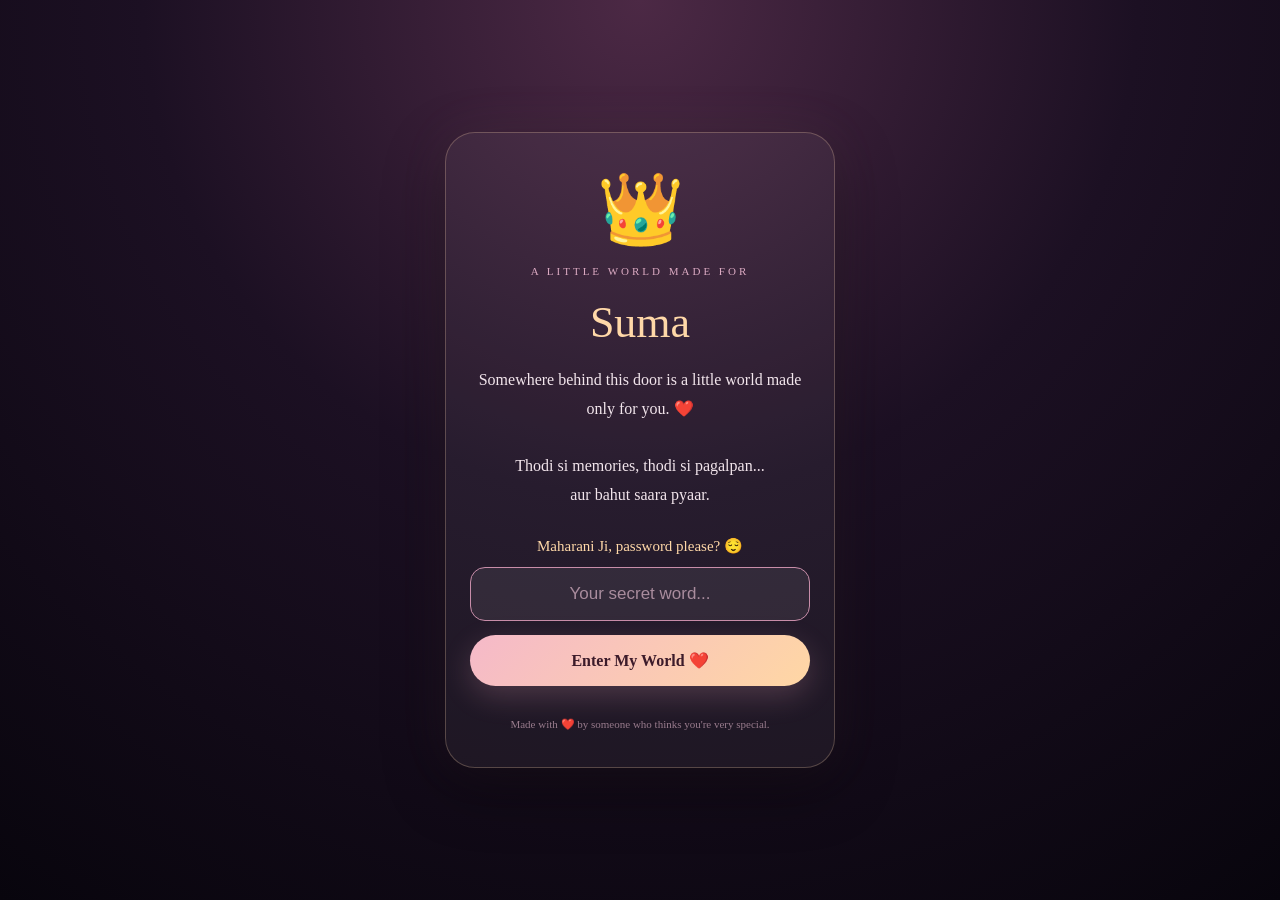
<file: index.html>
<!DOCTYPE html>
<html lang="en">
<head>
    <meta charset="UTF-8">
    <meta name="viewport" content="width=device-width, initial-scale=1.0">

    <title>For Suma ❤️</title>

    <style>
        /* =========================================
           BASIC
        ========================================= */

        * {
            box-sizing: border-box;
            margin: 0;
            padding: 0;
        }

        html,
        body {
            width: 100%;
            min-height: 100%;
        }

        body {
            min-height: 100vh;
            font-family: Georgia, "Times New Roman", serif;
            color: white;
            background: radial-gradient(
                circle at top,
                #4c2945 0%,
                #1c1023 45%,
                #08050d 100%
            );
            overflow-x: hidden;
        }

        button {
            font-family: Georgia, "Times New Roman", serif;
        }

        .main-button {
            width: 100%;
            padding: 16px 20px;
            border: none;
            border-radius: 30px;
            background: linear-gradient(135deg, #f5b9c9, #ffd7a4);
            color: #3c1b2a;
            font-size: 16px;
            font-weight: bold;
            cursor: pointer;
            box-shadow: 0 10px 30px rgba(255, 180, 200, 0.20);
            transition: transform 0.2s ease, box-shadow 0.2s ease;
        }

        .main-button:hover {
            box-shadow: 0 14px 35px rgba(255, 180, 200, 0.28);
        }

        .main-button:active {
            transform: scale(0.97);
        }

        /* =========================================
           SCREEN 1 — PASSWORD
        ========================================= */

        #passwordScreen {
            min-height: 100vh;
            width: 100%;
            display: flex;
            justify-content: center;
            align-items: center;
            padding: 25px;
        }

        .login-card {
            width: 100%;
            max-width: 390px;
            text-align: center;
            padding: 35px 24px;
            background: rgba(255, 255, 255, 0.05);
            border: 1px solid rgba(255, 215, 170, 0.25);
            border-radius: 30px;
            box-shadow:
                0 20px 60px rgba(0, 0, 0, 0.4),
                0 0 50px rgba(255, 180, 200, 0.08);
        }

        .crown {
            font-size: 70px;
            margin-bottom: 15px;
            animation: crownFloat 3s ease-in-out infinite;
        }

        @keyframes crownFloat {
            0%, 100% {
                transform: translateY(0);
            }
            50% {
                transform: translateY(-10px);
            }
        }

        .tiny-title {
            color: #dbaac2;
            letter-spacing: 3px;
            font-size: 11px;
            margin-bottom: 20px;
        }

        .login-card h1 {
            color: #ffd8a8;
            font-size: 44px;
            font-weight: normal;
            margin-bottom: 18px;
        }

        .message {
            color: #f2e5ec;
            font-size: 16px;
            line-height: 1.8;
            margin-bottom: 27px;
        }

        .question {
            color: #ffd8a8;
            margin-bottom: 12px;
            font-size: 15px;
        }

        #passwordInput {
            width: 100%;
            padding: 16px;
            border-radius: 15px;
            border: 1px solid #c88da9;
            background: rgba(255, 255, 255, 0.07);
            color: white;
            font-size: 17px;
            text-align: center;
            outline: none;
            margin-bottom: 14px;
        }

        #passwordInput::placeholder {
            color: #a98c9d;
        }

        #wrongPassword {
            display: none;
            color: #ffb5c9;
            font-size: 14px;
            line-height: 1.6;
            margin-top: 18px;
        }

        .footer {
            margin-top: 30px;
            color: #987b8c;
            font-size: 11px;
            line-height: 1.5;
        }

        /* =========================================
           SCREEN 2 — ROYAL GATE
        ========================================= */

        #gateScreen {
            display: none;
            min-height: 100vh;
            width: 100%;
            background: radial-gradient(
                circle at 50% 35%,
                #542d49 0%,
                #211126 50%,
                #09060e 100%
            );
            grid-template-columns: minmax(0, 1fr);
            grid-template-rows: auto auto auto;
            justify-items: center;
            align-content: center;
            gap: 24px;
            padding: 30px 20px;
            text-align: center;
            overflow: hidden;
        }

        .gate-heading {
            width: 100%;
            max-width: 360px;
        }

        .gate-heading .small-text {
            color: #d9a8bd;
            font-size: 10px;
            letter-spacing: 3px;
            line-height: 1.5;
            margin-bottom: 8px;
        }

        .gate-heading h1 {
            color: #ffd6a0;
            font-size: 42px;
            font-weight: normal;
            line-height: 1.1;
            margin: 8px 0 12px;
        }

        .gate-heading p {
            color: #edcbd9;
            font-size: 15px;
            line-height: 1.5;
        }

        .palace {
            position: relative;
            width: 280px;
            height: 390px;
            max-width: 82vw;
            perspective: 1000px;
            border: 5px solid #b77b38;
            border-radius: 140px 140px 10px 10px;
            overflow: hidden;
            background: #32172f;
            box-shadow:
                0 0 35px rgba(255, 190, 100, 0.22),
                0 20px 50px rgba(0, 0, 0, 0.5);
            cursor: pointer;
        }

        .light-behind {
            position: absolute;
            inset: 0;
            display: flex;
            flex-direction: column;
            justify-content: center;
            align-items: center;
            gap: 15px;
            background: radial-gradient(
                circle,
                #ffd89b 0%,
                #b8667c 40%,
                #32172f 80%
            );
            font-size: 55px;
        }

        .light-behind span {
            color: white;
            font-size: 21px;
            text-align: center;
        }

        .royal-gate {
            position: absolute;
            top: 0;
            width: 50%;
            height: 100%;
            display: flex;
            justify-content: center;
            align-items: center;
            background: repeating-linear-gradient(
                90deg,
                #3b1e0e 0px,
                #3b1e0e 20px,
                #75421d 21px,
                #9b642e 24px,
                #48240f 26px,
                #48240f 45px
            );
            border: 3px solid #c38a3d;
            z-index: 5;
            transition: transform 2s cubic-bezier(0.65, 0, 0.35, 1);
        }

        .left-gate {
            left: 0;
            transform-origin: left center;
        }

        .right-gate {
            right: 0;
            transform-origin: right center;
        }

        .left-gate.open {
            transform: rotateY(-110deg);
        }

        .right-gate.open {
            transform: rotateY(110deg);
        }

        .gate-pattern {
            width: 58px;
            height: 58px;
            display: flex;
            justify-content: center;
            align-items: center;
            border: 2px solid #d3a44e;
            border-radius: 50%;
            color: #eac168;
            font-size: 27px;
            box-shadow: 0 0 20px rgba(255, 200, 100, 0.12);
        }

        .gate-instruction {
            width: 100%;
            color: #ffd69c;
            font-size: 15px;
            line-height: 1.5;
            animation: gatePulse 1.6s infinite;
        }

        @keyframes gatePulse {
            50% {
                opacity: 0.55;
                transform: scale(0.98);
            }
        }

        #gateScreen.gate-leaving {
            animation: gateFadeAway 0.9s ease forwards;
        }

        @keyframes gateFadeAway {
            from {
                opacity: 1;
            }
            to {
                opacity: 0;
                transform: scale(1.03);
            }
        }

        /* =========================================
           SCREEN 3 — WELCOME
        ========================================= */

        #welcomeScreen {
            display: none;
            min-height: 100vh;
            width: 100%;
            padding: 45px 20px 55px;
            background: radial-gradient(
                circle at 50% 25%,
                #5b304d 0%,
                #271329 45%,
                #09060e 100%
            );
            text-align: center;
            overflow-x: hidden;
            opacity: 0;
        }

        #welcomeScreen.show-welcome {
            display: block;
            animation: welcomeAppear 1.1s ease forwards;
        }

        @keyframes welcomeAppear {
            from {
                opacity: 0;
                transform: translateY(20px);
            }
            to {
                opacity: 1;
                transform: translateY(0);
            }
        }

        .welcome-content {
            width: 100%;
            max-width: 430px;
            margin: 0 auto;
        }

        .welcome-small {
            color: #d9a8bd;
            font-size: 10px;
            letter-spacing: 3px;
            margin-bottom: 12px;
        }

        .welcome-content h1 {
            color: #fff0dc;
            font-size: 38px;
            font-weight: normal;
            line-height: 1.15;
            margin-bottom: 25px;
        }

        .welcome-content h1 span {
            color: #ffd49b;
            font-size: 46px;
        }

        .ayush-picture {
            width: 100%;
            max-width: 340px;
            margin: 0 auto 30px;
            border-radius: 28px;
            overflow: hidden;
            border: 1px solid rgba(255, 213, 160, 0.35);
            box-shadow:
                0 20px 50px rgba(0, 0, 0, 0.45),
                0 0 40px rgba(255, 190, 180, 0.12);
        }

        .ayush-picture img {
            display: block;
            width: 100%;
            height: auto;
        }

        .welcome-message {
            color: #f2dfe8;
            font-size: 15px;
            line-height: 1.8;
            margin-bottom: 30px;
        }

        .welcome-message p {
            margin-bottom: 17px;
        }

        .welcome-message strong {
            color: #ffd6a0;
            font-weight: normal;
        }

        .birthday-button {
            animation: birthdayGlow 2s ease-in-out infinite;
        }

        @keyframes birthdayGlow {
            50% {
                transform: translateY(-3px);
                box-shadow: 0 15px 40px rgba(255, 190, 180, 0.30);
            }
        }

        .welcome-signature {
            margin-top: 22px;
            color: #b992a5;
            font-size: 13px;
        }

        /* =========================================
           SCREEN 4 — CAKE
        ========================================= */

        #cakeScreen {
            display: none;
            min-height: 100vh;
            width: 100%;
            padding: 45px 20px 60px;
            text-align: center;
            background: radial-gradient(
                circle at 50% 30%,
                #64334f 0%,
                #291329 48%,
                #09060e 100%
            );
            overflow-x: hidden;
            opacity: 0;
        }

        #cakeScreen.show-cake {
            display: block;
            animation: cakeScreenAppear 1s ease forwards;
        }

        @keyframes cakeScreenAppear {
            from {
                opacity: 0;
                transform: translateY(20px);
            }
            to {
                opacity: 1;
                transform: translateY(0);
            }
        }

        .cake-content {
            width: 100%;
            max-width: 430px;
            margin: 0 auto;
        }

        .cake-small-title {
            color: #dcaac0;
            font-size: 10px;
            letter-spacing: 3px;
            margin-bottom: 13px;
        }

        .cake-content h1 {
            color: #fff0dc;
            font-size: 37px;
            font-weight: normal;
            line-height: 1.15;
            margin-bottom: 18px;
        }

        .cake-content h1 span {
            color: #ffd49b;
            font-size: 44px;
        }

        .cake-message {
            color: #f0dce6;
            font-size: 15px;
            line-height: 1.8;
            margin-bottom: 35px;
        }

        .birthday-cake {
            position: relative;
            width: 280px;
            margin: 90px auto 35px;
            cursor: pointer;
            filter: drop-shadow(0 20px 25px rgba(0, 0, 0, 0.35));
            transition: transform 0.25s ease;
        }

        .birthday-cake:active {
            transform: scale(0.98);
        }

        /* Candles */

        .candles {
            position: absolute;
            width: 100%;
            top: -66px;
            left: 0;
            display: flex;
            justify-content: center;
            gap: 27px;
            z-index: 10;
        }

        .candle {
            position: relative;
            width: 12px;
            height: 55px;
            border-radius: 5px 5px 2px 2px;
            background: repeating-linear-gradient(
                45deg,
                #ffd3df 0px,
                #ffd3df 6px,
                #c75b82 6px,
                #c75b82 12px
            );
            box-shadow: 0 3px 7px rgba(0, 0, 0, 0.25);
        }

        .flame {
            position: absolute;
            width: 18px;
            height: 28px;
            left: 50%;
            top: -29px;
            border-radius: 50% 50% 45% 45%;
            background: radial-gradient(
                circle at 50% 65%,
                #fff8ba 0%,
                #ffd24d 35%,
                #ff8b2c 70%,
                rgba(255, 80, 0, 0.15) 100%
            );
            box-shadow:
                0 0 12px #ffd76a,
                0 0 25px rgba(255, 140, 50, 0.7);
            transform-origin: bottom center;
            animation: flameMove 0.8s ease-in-out infinite alternate;
        }

        @keyframes flameMove {
            from {
                transform: translateX(-50%) rotate(-4deg) scale(0.95);
            }
            to {
                transform: translateX(-50%) rotate(4deg) scale(1.08);
            }
        }

        .candles.blown .flame {
            animation: none;
            opacity: 0;
            transform: translateX(-50%) scale(0);
            transition: opacity 0.5s ease, transform 0.5s ease;
        }

        /* Cake top and layers */

        .cake-top {
            position: relative;
            width: 250px;
            height: 75px;
            margin: 0 auto;
            border-radius: 50%;
            background: linear-gradient(135deg, #ffd9df, #f6a9bc);
            border: 4px solid #ffe9d2;
            z-index: 3;
            display: flex;
            justify-content: center;
            align-items: center;
        }

        .cake-decoration {
            color: #8a3856;
            font-size: 12px;
            font-weight: bold;
            letter-spacing: 2px;
        }

        .cake-layer {
            display: flex;
            justify-content: center;
            align-items: center;
            color: #73334b;
            font-weight: bold;
            box-shadow: inset 0 -10px 15px rgba(120, 50, 70, 0.12);
        }

        .cake-layer-one {
            width: 250px;
            height: 100px;
            margin: -25px auto 0;
            padding-top: 22px;
            background: linear-gradient(#f9b6c7, #e88ba5);
        }

        .cake-layer-two {
            width: 280px;
            height: 105px;
            margin: 0 auto;
            background: linear-gradient(#ffd5bd, #efa68e);
            border-radius: 0 0 25px 25px;
        }

        .cake-plate {
            width: 310px;
            height: 16px;
            margin-left: -15px;
            border-radius: 50%;
            background: #e4c2a2;
            box-shadow: 0 10px 20px rgba(0, 0, 0, 0.3);
        }

        /* Wish result */

        .wish-result {
            display: none;
            margin: 25px auto;
            color: #f5dfe8;
        }

        .wish-result.show {
            display: block;
            animation: popIn 0.8s ease forwards;
        }

        @keyframes popIn {
            from {
                opacity: 0;
                transform: scale(0.8);
            }
            to {
                opacity: 1;
                transform: scale(1);
            }
        }

        .wish-heart {
            font-size: 42px;
            animation: heartBeat 1s infinite;
        }

        @keyframes heartBeat {
            50% {
                transform: scale(1.2);
            }
        }

        .wish-result h2 {
            color: #ffd69f;
            margin: 10px 0 8px;
            font-weight: normal;
        }

        .wish-result p {
            font-size: 14px;
            line-height: 1.7;
        }

        /* Cake cutting */

        #cutCakeButton {
            display: none;
            margin-top: 25px;
        }

        #cutCakeButton.show {
            display: block;
            animation: popIn 0.8s ease forwards;
        }

        .cake-cut-message {
            display: none;
            margin-top: 30px;
            color: #f5dfe8;
            line-height: 1.8;
        }

        .cake-cut-message.show {
            display: block;
            animation: popIn 0.9s ease forwards;
        }

        .cake-cut-message h2 {
            color: #ffd69f;
            font-weight: normal;
            margin-bottom: 10px;
        }

        .celebration {
            font-size: 30px;
            margin-bottom: 15px;
        }

        .cake-slice {
            display: none;
            font-size: 65px;
            margin: 20px 0 10px;
        }

        .cake-slice.show {
            display: block;
            animation: slicePop 1s ease forwards;
        }

        @keyframes slicePop {
            0% {
                opacity: 0;
                transform: translateY(-20px) rotate(-10deg) scale(0.6);
            }
            100% {
                opacity: 1;
                transform: translateY(0) rotate(0) scale(1);
            }
        }

        /* Floating hearts */

        .floating-heart {
            position: fixed;
            bottom: -50px;
            z-index: 999;
            pointer-events: none;
            animation: floatHeart 3.2s ease-out forwards;
        }

        @keyframes floatHeart {
            0% {
                opacity: 0;
                transform: translateY(0) scale(0.7);
            }
            15% {
                opacity: 1;
            }
            100% {
                opacity: 0;
                transform: translateY(-110vh) scale(1.3) rotate(20deg);
            }
        }

        /* =========================================
           TREASURE ENTRY BUTTON
        ========================================= */

        .treasure-entry-button {
            display: none;
            margin-top: 28px;
            animation: popIn 0.9s ease forwards;
        }

        .treasure-entry-button.show {
            display: block;
        }

        /* =========================================
           SCREEN 5 — TREASURE OF THOUGHTS
        ========================================= */

        #treasureScreen {
            display: none;
            min-height: 100vh;
            width: 100%;
            padding: 45px 20px 65px;
            text-align: center;
            background: radial-gradient(
                circle at 50% 35%,
                #512c50 0%,
                #241329 48%,
                #08050d 100%
            );
            overflow-x: hidden;
            opacity: 0;
        }

        #treasureScreen.show-treasure {
            display: block;
            animation: treasureAppear 1s ease forwards;
        }

        @keyframes treasureAppear {
            from {
                opacity: 0;
                transform: translateY(20px);
            }
            to {
                opacity: 1;
                transform: translateY(0);
            }
        }

        .treasure-content {
            width: 100%;
            max-width: 430px;
            margin: 0 auto;
        }

        .treasure-small-title {
            color: #dcaac0;
            font-size: 10px;
            letter-spacing: 2.5px;
            line-height: 1.6;
            margin-bottom: 13px;
        }

        .treasure-content h1 {
            color: #fff0dc;
            font-size: 36px;
            font-weight: normal;
            line-height: 1.2;
            margin-bottom: 20px;
        }

        .treasure-content h1 span {
            color: #ffd49b;
            font-size: 42px;
        }

        .treasure-intro {
            color: #ead6e1;
            font-size: 14px;
            line-height: 1.75;
            margin: 0 auto 35px;
            max-width: 360px;
        }

        /* Magic thought ball */

        .thought-ball {
            position: relative;
            width: 220px;
            height: 220px;
            margin: 25px auto;
            border-radius: 50%;
            cursor: pointer;
            display: flex;
            justify-content: center;
            align-items: center;
            background: radial-gradient(
                circle at 35% 25%,
                #fff3f8 0%,
                #e7b7dd 10%,
                #9a5da2 35%,
                #542b67 65%,
                #1b1028 100%
            );
            border: 2px solid rgba(255, 220, 245, 0.55);
            box-shadow:
                inset -20px -25px 40px rgba(20, 5, 30, 0.45),
                inset 15px 15px 30px rgba(255, 255, 255, 0.15),
                0 0 25px rgba(227, 157, 255, 0.35),
                0 0 65px rgba(219, 118, 210, 0.22);
            animation: ballFloat 3s ease-in-out infinite;
        }

        @keyframes ballFloat {
            0%, 100% {
                transform: translateY(0);
            }
            50% {
                transform: translateY(-10px);
            }
        }

        .thought-ball:active {
            transform: scale(0.96);
        }

        .ball-glow {
            position: absolute;
            width: 260px;
            height: 260px;
            border-radius: 50%;
            background: radial-gradient(
                circle,
                rgba(255, 195, 236, 0.18),
                transparent 68%
            );
            animation: treasureGlow 2s ease-in-out infinite;
        }

        @keyframes treasureGlow {
            50% {
                transform: scale(1.15);
                opacity: 0.6;
            }
        }

        .ball-inside {
            position: relative;
            z-index: 2;
            display: flex;
            flex-direction: column;
            justify-content: center;
            align-items: center;
        }

        .ball-symbol {
            font-size: 55px;
            margin-bottom: 8px;
            animation: sparkleTurn 4s linear infinite;
        }

        @keyframes sparkleTurn {
            50% {
                transform: rotate(15deg) scale(1.15);
            }
        }

        .ball-label {
            color: #fff1fa;
            font-size: 13px;
            letter-spacing: 1px;
        }

        .tap-instruction {
            color: #cba8bc;
            font-size: 12px;
            margin-bottom: 25px;
            animation: gatePulse 1.7s infinite;
        }

        /* Thought card */

        .thought-card {
            display: none;
            width: 100%;
            padding: 25px 22px;
            margin: 10px auto 18px;
            border-radius: 24px;
            background: rgba(255, 255, 255, 0.055);
            border: 1px solid rgba(255, 211, 226, 0.20);
            box-shadow: 0 15px 40px rgba(0, 0, 0, 0.25);
        }

        .thought-card.show {
            display: block;
            animation: thoughtReveal 0.7s ease forwards;
        }

        @keyframes thoughtReveal {
            from {
                opacity: 0;
                transform: translateY(15px) scale(0.96);
            }
            to {
                opacity: 1;
                transform: translateY(0) scale(1);
            }
        }

        .thought-number {
            color: #d69ab8;
            font-size: 9px;
            letter-spacing: 3px;
            margin-bottom: 14px;
        }

        .thought-text {
            color: #fff0f5;
            font-size: 16px;
            line-height: 1.8;
        }

        .thought-heart {
            margin-top: 15px;
            font-size: 24px;
        }

        .thought-progress {
            color: #9f8194;
            font-size: 11px;
            margin: 15px 0 18px;
        }

        .next-thought-button {
            display: none;
        }

        .next-thought-button.show {
            display: block;
            animation: popIn 0.6s ease forwards;
        }

        /* Treasure complete */

        .treasure-complete {
            display: none;
            margin-top: 30px;
            padding: 28px 22px;
            border-radius: 25px;
            background: rgba(255, 255, 255, 0.05);
            border: 1px solid rgba(255, 215, 170, 0.20);
        }

        .treasure-complete.show {
            display: block;
            animation: popIn 1s ease forwards;
        }

        .complete-icon {
            font-size: 48px;
            margin-bottom: 12px;
        }

        .treasure-complete h2 {
            color: #ffd69f;
            font-weight: normal;
            font-size: 28px;
            margin-bottom: 12px;
        }

        .treasure-complete p {
            color: #ead6e1;
            font-size: 14px;
            line-height: 1.8;
            margin-bottom: 24px;
        }

        /* =========================================
           MOBILE
        ========================================= */

        @media screen and (max-width: 600px) {
            #passwordScreen {
                min-height: 100svh;
                padding: 20px;
            }

            .login-card {
                max-width: 370px;
                padding: 30px 22px;
            }

            .crown {
                font-size: 62px;
            }

            .login-card h1 {
                font-size: 40px;
            }

            #gateScreen {
                min-height: 100svh;
                padding: 30px 18px 25px;
                gap: 18px;
                align-content: start;
            }

            .gate-heading {
                max-width: 330px;
            }

            .gate-heading h1 {
                font-size: 38px;
            }

            .palace {
                width: 265px;
                height: 365px;
                max-width: 78vw;
            }

            #welcomeScreen {
                min-height: 100svh;
                padding: 35px 18px 50px;
            }

            .welcome-content h1 {
                font-size: 32px;
            }

            .welcome-content h1 span {
                font-size: 41px;
            }

            .ayush-picture {
                max-width: 310px;
            }

            .welcome-message {
                font-size: 14px;
                line-height: 1.75;
            }

            #cakeScreen {
                min-height: 100svh;
                padding: 35px 18px 55px;
            }

            .cake-content h1 {
                font-size: 32px;
            }

            .cake-content h1 span {
                font-size: 40px;
            }

            .birthday-cake {
                width: 250px;
            }

            .cake-top,
            .cake-layer-one {
                width: 225px;
            }

            .cake-layer-two {
                width: 250px;
            }

            .cake-plate {
                width: 275px;
                margin-left: -12px;
            }

            #treasureScreen {
                min-height: 100svh;
                padding: 35px 18px 55px;
            }

            .treasure-content h1 {
                font-size: 31px;
            }

            .treasure-content h1 span {
                font-size: 38px;
            }

            .thought-ball {
                width: 190px;
                height: 190px;
            }

            .ball-glow {
                width: 225px;
                height: 225px;
            }

            .ball-symbol {
                font-size: 48px;
            }

            .thought-text {
                font-size: 15px;
            }
        }

        @media screen and (max-width: 360px) {
            .gate-heading h1 {
                font-size: 34px;
            }

            .palace {
                width: 245px;
                height: 340px;
            }

            .birthday-cake {
                transform: scale(0.9);
                margin-top: 85px;
            }
        }
        #palaceGate .light-behind {
    background: url("ayush-welcome.png") center center / cover no-repeat;
}
    </style>
</head>

<body>

    <!-- =========================================
         SCREEN 1 — PASSWORD
    ========================================= -->

    <main id="passwordScreen">
        <div class="login-card">

            <div class="crown">👑</div>

            <div class="tiny-title">
                A LITTLE WORLD MADE FOR
            </div>

            <h1>Suma</h1>

            <div class="message">
                Somewhere behind this door is a little world
                made only for you. ❤️
                <br><br>
                Thodi si memories,
                thodi si pagalpan...
                <br>
                aur bahut saara pyaar.
            </div>

            <div class="question">
                Maharani Ji, password please? 😌
            </div>

            <input
                type="password"
                id="passwordInput"
                placeholder="Your secret word..."
                autocomplete="off"
            >

            <button
                id="enterButton"
                class="main-button"
                type="button"
            >
                Enter My World ❤️
            </button>

            <div id="wrongPassword">
                Areee Maharani Ji 😭
                <br>
                Password bhool gayi?
                <br>
                Ayush se poochho. 😂❤️
            </div>

            <div class="footer">
                Made with ❤️ by someone
                who thinks you're very special.
            </div>

        </div>
    </main>

    <!-- =========================================
         SCREEN 2 — ROYAL GATE
    ========================================= -->

    <section id="gateScreen">

        <div class="gate-heading">
            <div class="small-text">
                THE DOOR IS OPENING TO
            </div>

            <h1>Suma's World 👑</h1>

            <p>
                Ek chhoti si duniya...
                sirf aapke liye ❤️
            </p>
            
        </div>

        <div id="palaceGate" class="palace">
           <div class="light-behind" aria-label="Welcome to Suma's World"></div>

            <div id="leftGate" class="royal-gate left-gate">
                <div class="gate-pattern">♛</div>
            </div>

            <div id="rightGate" class="royal-gate right-gate">
                <div class="gate-pattern">♛</div>
            </div>
        </div>

        <div id="gateInstruction" class="gate-instruction">
            ✨ Tap the Royal Gate to Enter ✨
        </div>

    </section>

    <!-- =========================================
         SCREEN 3 — WELCOME
    ========================================= -->

    <section id="welcomeScreen">
        <div class="welcome-content">

            <div class="welcome-small">
                AND FINALLY... ❤️
            </div>

            <h1>
                Happy Birthday,
                <br>
                <span>Suma 👑</span>
            </h1>

            
            <div class="welcome-message">
                <p>Hi Betu... ❤️</p>

                <p>
                    Jab maine ye chhoti si duniya banana
                    shuru ki thi, tab mujhe nahi pata tha
                    ki mera gift time par aap tak
                    pahunch payega ya nahi...
                </p>

                <p>
                    Toh socha, gift pahuche ya na pahuche —
                    <strong>
                        Ayush toh aapke paas
                        pahunch hi sakta hai. 😌❤️
                    </strong>
                </p>

                <p>
                    Isliye ye jagah sirf
                    aapke liye hai...
                </p>
            </div>

            <button
                id="startBirthdayButton"
                class="main-button birthday-button"
                type="button"
            >
                Chalo... Birthday Shuru Karein? 🎂
            </button>

            <div class="welcome-signature">
                — Ayush ❤️
            </div>

        </div>
    </section>

    <!-- =========================================
         SCREEN 4 — CAKE
    ========================================= -->

    <section id="cakeScreen">
        <div class="cake-content">

            <div class="cake-small-title">
                ✨ A LITTLE BIRTHDAY MAGIC ✨
            </div>

            <h1>
                Make a Wish,
                <br>
                <span>Suma ❤️</span>
            </h1>

            <p id="cakeMessage" class="cake-message">
                Aankhein band karo... 😌
                <br>
                ek pyari si wish maango...
                <br>
                aur phir candles ko touch karo. ✨
            </p>
            <audio id="birthdayJingle" src="suma_gingle.mp3" preload="metadata"></audio>

            <!-- Cake -->

            <div id="birthdayCake" class="birthday-cake">

                <div id="candles" class="candles">
                    <div class="candle">
                        <div class="flame"></div>
                    </div>

                    <div class="candle">
                        <div class="flame"></div>
                    </div>

                    <div class="candle">
                        <div class="flame"></div>
                    </div>
                </div>

                <div class="cake-top">
                    <div class="cake-decoration">
                        ❤️ &nbsp; S U M A &nbsp; ❤️
                    </div>
                </div>

                <div class="cake-layer cake-layer-one">
                    <span>Happy Birthday</span>
                </div>

                <div class="cake-layer cake-layer-two">
                    <span>My Queen 👑</span>
                </div>

                <div class="cake-plate"></div>

            </div>

            <!-- Wish result -->

            <div id="wishResult" class="wish-result">
                <div class="wish-heart">❤️</div>

                <h2>Wish Locked! ✨</h2>

                <p>
                    Ab ye wish universe ke paas hai...
                    <br>
                    aur thodi si mere paas bhi. 😌❤️
                </p>
            </div>

            <button
                id="cutCakeButton"
                class="main-button"
                type="button"
            >
                Cut the Cake 🎂
            </button>

            <!-- After cutting -->

            <div id="cakeCutMessage" class="cake-cut-message">

                <div class="celebration">
                    🎉 ❤️ 🎂 ❤️ 🎉
                </div>

                <h2>Happyyyy Birthdayyyy Suma! ❤️</h2>

                <div id="cakeSlice" class="cake-slice">
                    🍰
                </div>

                <p>
                    Pehla piece aapka...
                    <br>
                    aur doosra obviously mera. 😌😂❤️
                </p>

            </div>

            <!-- Treasure button stays inside cake-content -->

            <button
                id="openTreasureButton"
                class="main-button treasure-entry-button"
                type="button"
            >
                Suma... ek chhoti si cheez aur hai 🔮❤️
            </button>

        </div>
    </section>

    <!-- =========================================
         SCREEN 5 — TREASURE OF THOUGHTS
         This section is outside cakeScreen.
    ========================================= -->

    <section id="treasureScreen">
        <div class="treasure-content">

            <div class="treasure-small-title">
                ✨ SOMETHING I WANTED YOU TO KNOW ✨
            </div>

            <h1>
                A Little Treasure
                <br>
                <span>Called You ❤️</span>
            </h1>

            <p class="treasure-intro">
                Suma...
                <br><br>
                kuch baatein aisi hoti hain jo conversation mein
                kabhi properly keh nahi paata.
                <br><br>
                Toh maine unhe yahan chhupa diya. 😌❤️
            </p>

            <!-- Magic ball -->

            <div id="thoughtBall" class="thought-ball">
                <div class="ball-glow"></div>

                <div class="ball-inside">
                    <div id="ballSymbol" class="ball-symbol">
                        ✨
                    </div>

                    <div class="ball-label">
                        Touch Me
                    </div>
                </div>
            </div>

            <div id="tapInstruction" class="tap-instruction">
                ✨ Tap the treasure to reveal a thought ✨
            </div>

            <!-- Thought card -->

            <div id="thoughtCard" class="thought-card">
                <div id="thoughtNumber" class="thought-number">
                    THOUGHT 01
                </div>

                <div id="thoughtText" class="thought-text"></div>

                <div class="thought-heart">❤️</div>
            </div>

            <div id="thoughtProgress" class="thought-progress">
                0 / 10 little thoughts discovered
            </div>

            <button
                id="nextThoughtButton"
                class="main-button next-thought-button"
                type="button"
            >
                Ek aur... ❤️
            </button>

            <!-- Shown after all ten thoughts -->

            <div id="treasureComplete" class="treasure-complete">
                <div class="complete-icon">💖</div>

                <h2>Bas 10?</h2>

                <p>
                    Nahi Betu... 😌
                    <br>
                    aapke baare mein kehne ke liye
                    10 thoughts toh bahut kam hain.
                    <br><br>
                    Ye toh bas shuruaat hai. ❤️
                </p>

                <button
                    id="continueAfterTreasure"
                    class="main-button"
                    type="button"
                >
                    Phir se padhein? ❤️
                </button>
                <button
    id="homeButton"
    class="main-button"
    type="button"
    style="margin-top: 15px;"
>
    🏠 Back to Home
</button>
            </div>

        </div>
    </section>

    <!-- =========================================
         ALL JAVASCRIPT
    ========================================= -->

    <script>
        /* =========================================
           PASSWORD
        ========================================= */

        const secretPassword = "suma";

        const passwordInput = document.getElementById("passwordInput");
        const enterButton = document.getElementById("enterButton");

        function checkPassword() {
            const enteredPassword = passwordInput.value.trim().toLowerCase();

            if (enteredPassword === secretPassword.toLowerCase()) {
                document.getElementById("passwordScreen").style.display = "none";
                document.getElementById("gateScreen").style.display = "grid";
                document.getElementById("wrongPassword").style.display = "none";

                window.scrollTo(0, 0);
            } else {
                document.getElementById("wrongPassword").style.display = "block";
            }
        }

        enterButton.addEventListener("click", checkPassword);

        passwordInput.addEventListener("keydown", function (event) {
            if (event.key === "Enter") {
                checkPassword();
            }
        });

        /* =========================================
           OPEN ROYAL GATE
        ========================================= */

        let gateOpened = false;

        document.getElementById("palaceGate").addEventListener("click", function () {
            if (gateOpened) {
                return;
            }

            gateOpened = true;

            document.getElementById("leftGate").classList.add("open");
            document.getElementById("rightGate").classList.add("open");

            document.getElementById("gateInstruction").textContent =
                "Welcome to your little world, Suma ❤️";

            setTimeout(function () {
                const gateScreen = document.getElementById("gateScreen");

                gateScreen.classList.add("gate-leaving");

                setTimeout(function () {
                    gateScreen.style.display = "none";

                    document
                        .getElementById("welcomeScreen")
                        .classList.add("show-welcome");

                    window.scrollTo(0, 0);
                }, 900);
            }, 2200);
        });

        /* =========================================
           WELCOME → CAKE
        ========================================= */

        document
            .getElementById("startBirthdayButton")
            .addEventListener("click", function () {
                document.getElementById("welcomeScreen").style.display = "none";

                document
                    .getElementById("cakeScreen")
                    .classList.add("show-cake");

                window.scrollTo(0, 0);
            });

        /* =========================================
           BLOW CANDLES
        ========================================= */

        let candlesBlown = false;

        document.getElementById("birthdayCake").addEventListener("click", function () {
            if (candlesBlown) {
                return;
            }

            candlesBlown = true;
            document.getElementById("birthdayJingle").play().catch(function (error) {
    console.error("Birthday jingle could not play:", error);
});

            document.getElementById("candles").classList.add("blown");

            document.getElementById("cakeMessage").innerHTML =
                "Awww... wish maang li? 😌❤️<br>Ab kisi ko batana mat!";

            createHearts(10);

            setTimeout(function () {
                document.getElementById("wishResult").classList.add("show");
                document.getElementById("cutCakeButton").classList.add("show");
            }, 650);
        });

        /* =========================================
           CUT CAKE
        ========================================= */

        document.getElementById("cutCakeButton").addEventListener("click", function () {
            this.style.display = "none";

            document.getElementById("cakeCutMessage").classList.add("show");
            document.getElementById("cakeSlice").classList.add("show");

            document.getElementById("cakeMessage").textContent =
                "🎉 Yeeeeee! Cake cut ho gaya! 🎉";

            createHearts(18);

            setTimeout(function () {
                document.getElementById("openTreasureButton").classList.add("show");
            }, 1200);
        });

        /* =========================================
           FLOATING HEARTS
        ========================================= */

        function createHearts(amount) {
            const symbols = ["❤️", "💗", "✨", "💕", "🎉"];

            for (let i = 0; i < amount; i++) {
                const heart = document.createElement("div");

                heart.className = "floating-heart";
                heart.textContent =
                    symbols[Math.floor(Math.random() * symbols.length)];

                heart.style.left = Math.random() * 95 + "vw";
                heart.style.fontSize = 18 + Math.random() * 20 + "px";
                heart.style.animationDelay = Math.random() * 0.8 + "s";

                document.body.appendChild(heart);

                setTimeout(function () {
                    heart.remove();
                }, 4500);
            }
        }

        /* =========================================
           TREASURE / THOUGHT BALL
        ========================================= */

        const sumaThoughts = [
            "Aapki sabse khoobsurat baat sirf aapki smile nahi hai... mujhe aapka dil usse bhi zyada khoobsurat lagta hai. ❤️",

            "Aapke saath baat karte hue mujhe excitement se zyada ek ajeeb sa sukoon milta hai... aur shayad wahi feeling mere liye sabse special hai. 🌙❤️",

            "Jab aap haste ho na... pata nahi kyun, mujhe automatically smile aa jaati hai. 😌",

            "Mujhe aapka apne family ke liye pyaar aur respect bahut pasand hai. It tells me a lot about the person you are. ❤️",

            "Aap jab thoda gussa karti ho, fighting mode mein aati ho... tab bhi mujhe meri wahi cute si Suma hi dikhti hai. 😂❤️",

            "Aapko shayad realise nahi hota, par aapki chhoti-chhoti baatein bhi main yaad rakh leta hoon. Kyunki mere liye woh chhoti nahi hoti. ✨",

            "Mujhe perfect Suma nahi chahiye. Mujhe wahi Suma chahiye jo hasti hai, ladti hai, emotional hoti hai, chup ho jaati hai... aur bilkul apne jaisi rehti hai. ❤️",

            "Kabhi-kabhi aapse baat karne ke baad lagta hai ki din mein jo bhi noise tha... woh thoda shaant ho gaya. 🌸",

            "Aap meri life ka sirf ek upcoming chapter nahi ho... dheere-dheere aap meri everyday story ka part ban rahi ho. ❤️",

            "Aur last thought? Main bas itna jaanta hoon — mujhe aapke saath bahut saari ordinary si days jeeni hain... kyunki aapke saath wahi ordinary days bhi special lagenge. ❤️"
        ];

        let currentThought = 0;

        /* Open treasure screen */

        document
            .getElementById("openTreasureButton")
            .addEventListener("click", function () {
                document.getElementById("cakeScreen").style.display = "none";

                document
                    .getElementById("treasureScreen")
                    .classList.add("show-treasure");

                window.scrollTo(0, 0);
            });

        /* Reveal one thought */

        function revealThought() {
            if (currentThought >= sumaThoughts.length) {
                return;
            }

            const thoughtCard = document.getElementById("thoughtCard");

            // Restart the card animation.
            thoughtCard.classList.remove("show");
            void thoughtCard.offsetWidth;

            document.getElementById("thoughtNumber").textContent =
                "THOUGHT " + String(currentThought + 1).padStart(2, "0");

            document.getElementById("thoughtText").textContent =
                sumaThoughts[currentThought];

            thoughtCard.classList.add("show");

            currentThought++;

            document.getElementById("thoughtProgress").textContent =
                currentThought +
                " / " +
                sumaThoughts.length +
                " little thoughts discovered";

            createHearts(5);

            if (currentThought === sumaThoughts.length) {
                document
                    .getElementById("nextThoughtButton")
                    .classList.remove("show");

                document.getElementById("tapInstruction").textContent =
                    "✨ You found all the little thoughts ✨";

                document.getElementById("ballSymbol").textContent = "❤️";

                setTimeout(function () {
                    document
                        .getElementById("treasureComplete")
                        .classList.add("show");

                    createHearts(12);
                }, 900);
            } else {
                document
                    .getElementById("nextThoughtButton")
                    .classList.add("show");

                document.getElementById("ballSymbol").textContent = "💗";
            }
        }

        document
            .getElementById("thoughtBall")
            .addEventListener("click", revealThought);

        document
            .getElementById("nextThoughtButton")
            .addEventListener("click", revealThought);

        /* Read the thoughts again */

        document
            .getElementById("continueAfterTreasure")
            .addEventListener("click", function () {
                currentThought = 0;

                document
                    .getElementById("treasureComplete")
                    .classList.remove("show");

                document.getElementById("tapInstruction").textContent =
                    "✨ Tap the treasure to reveal a thought ✨";

                revealThought();

                document.getElementById("thoughtBall").scrollIntoView({
                    behavior: "smooth",
                    block: "center"
                });
            });
            /* BACK TO HOME */

document.getElementById("homeButton").addEventListener("click", function () {
    document.getElementById("treasureScreen").classList.remove("show-treasure");

    const welcomeScreen = document.getElementById("welcomeScreen");

    welcomeScreen.style.display = "block";
    welcomeScreen.classList.add("show-welcome");

    window.scrollTo(0, 0);
});
        // Happy Birthday tune — plays after the button is tapped

    </script>

</body>
</html>
</file>
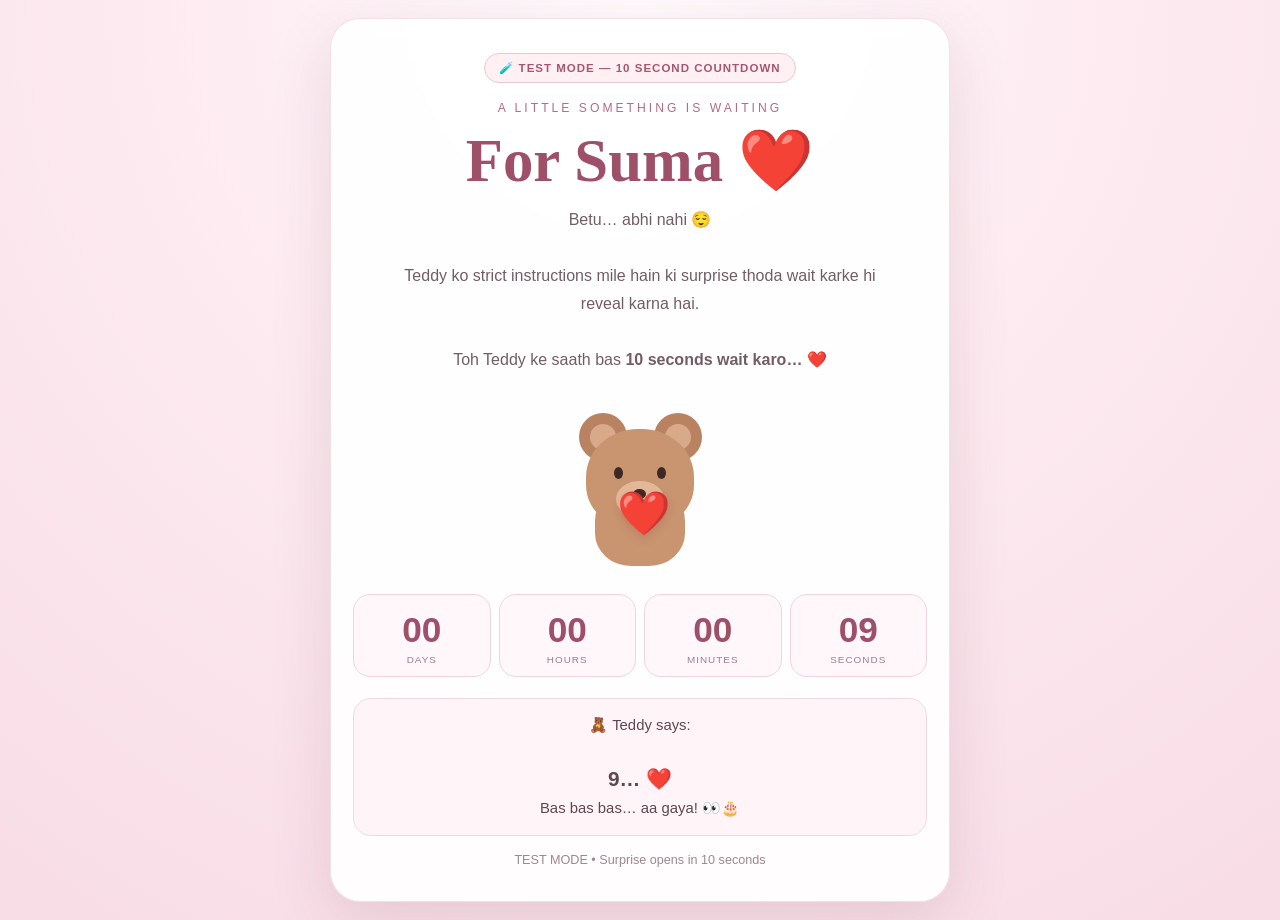
<file: birthday-countdown-test.html>
<!DOCTYPE html>
<html lang="en">
<head>
  <meta charset="UTF-8">
  <meta name="viewport" content="width=device-width, initial-scale=1.0">

  <title>Suma Birthday — Test ❤️</title>

  <style>
    * {
      box-sizing: border-box;
      margin: 0;
      padding: 0;
    }

    html {
      scroll-behavior: smooth;
    }

    body {
      min-height: 100vh;
      font-family: "Trebuchet MS", Arial, sans-serif;
      color: #5f4850;
      background:
        radial-gradient(
          circle at top,
          #fffafd 0%,
          #fdebf1 42%,
          #f8dce6 100%
        );
      display: flex;
      justify-content: center;
      align-items: center;
      padding: 18px;
      overflow-x: hidden;
    }

    .main-card {
      width: min(94vw, 620px);
      background: rgba(255,255,255,0.93);
      border: 1px solid rgba(180,110,135,0.20);
      border-radius: 30px;
      padding: 34px 22px;
      text-align: center;
      box-shadow: 0 20px 60px rgba(120,60,80,0.15);
      backdrop-filter: blur(10px);
      position: relative;
      z-index: 2;
    }

    .eyebrow {
      font-size: 0.76rem;
      letter-spacing: 3px;
      text-transform: uppercase;
      color: #b46c83;
      margin-bottom: 13px;
    }

    h1 {
      font-family: Georgia, "Times New Roman", serif;
      font-size: clamp(2.15rem, 8vw, 3.8rem);
      line-height: 1.08;
      color: #9f5069;
      margin-bottom: 12px;
    }

    h2 {
      font-family: Georgia, "Times New Roman", serif;
      color: #9f5069;
      margin-bottom: 9px;
    }

    .subtitle {
      max-width: 480px;
      margin: 0 auto 20px;
      line-height: 1.75;
      color: #725d64;
    }

    .hidden {
      display: none !important;
    }

    /* ================================
       TEST MODE LABEL
    ================================= */

    .test-label {
      display: inline-block;
      background: #fff0f4;
      color: #a65770;
      border: 1px solid #e9c8d2;
      border-radius: 50px;
      padding: 7px 14px;
      margin-bottom: 18px;
      font-size: 0.72rem;
      font-weight: bold;
      letter-spacing: 1px;
    }

    /* ================================
       TEDDY
    ================================= */

    .teddy-area {
      min-height: 185px;
      display: flex;
      justify-content: center;
      align-items: center;
    }

    .teddy {
      position: relative;
      width: 135px;
      height: 160px;
      animation: teddyFloat 2.6s ease-in-out infinite;
    }

    @keyframes teddyFloat {
      0%, 100% {
        transform: translateY(0) rotate(-1deg);
      }

      50% {
        transform: translateY(-8px) rotate(1deg);
      }
    }

    .ear {
      position: absolute;
      width: 48px;
      height: 48px;
      border-radius: 50%;
      background: #b98261;
      top: 7px;
    }

    .ear::after {
      content: "";
      position: absolute;
      width: 26px;
      height: 26px;
      border-radius: 50%;
      background: #d9aa8a;
      left: 11px;
      top: 11px;
    }

    .ear.left {
      left: 6px;
    }

    .ear.right {
      right: 6px;
    }

    .teddy-head {
      position: absolute;
      width: 108px;
      height: 100px;
      background: #c99470;
      border-radius: 48% 48% 44% 44%;
      left: 13px;
      top: 23px;
      z-index: 2;
    }

    .eye {
      position: absolute;
      width: 9px;
      height: 12px;
      background: #3d2924;
      border-radius: 50%;
      top: 38px;
    }

    .eye.left {
      left: 28px;
    }

    .eye.right {
      right: 28px;
    }

    .muzzle {
      position: absolute;
      width: 48px;
      height: 36px;
      background: #e3b899;
      border-radius: 50%;
      left: 30px;
      top: 52px;
    }

    .nose {
      width: 13px;
      height: 10px;
      background: #3d2924;
      border-radius: 50%;
      margin: 8px auto 0;
    }

    .teddy-body {
      position: absolute;
      width: 90px;
      height: 82px;
      background: #c99470;
      border-radius: 45% 45% 40% 40%;
      left: 22px;
      bottom: 0;
    }

    .teddy-heart {
      position: absolute;
      z-index: 4;
      font-size: 43px;
      left: 44px;
      bottom: 27px;
      filter: drop-shadow(
        0 4px 5px rgba(100,0,30,0.12)
      );
    }

    /* ================================
       COUNTDOWN
    ================================= */

    .countdown {
      display: grid;
      grid-template-columns: repeat(4, 1fr);
      gap: 8px;
      margin: 15px auto 21px;
    }

    .time-box {
      background: #fff7fa;
      border: 1px solid #efd4dd;
      border-radius: 17px;
      padding: 15px 4px 11px;
    }

    .time-number {
      display: block;
      color: #9f5069;
      font-size: clamp(1.45rem, 6vw, 2.2rem);
      font-weight: 700;
    }

    .time-label {
      display: block;
      margin-top: 4px;
      font-size: 0.62rem;
      letter-spacing: 1px;
      text-transform: uppercase;
      color: #9d7d87;
    }

    .teddy-message {
      background: #fff5f8;
      border: 1px solid #f0d8df;
      border-radius: 18px;
      padding: 14px 16px;
      margin-top: 12px;
      line-height: 1.65;
      font-size: 0.93rem;
    }

    .waiting-note {
      margin-top: 17px;
      font-size: 0.79rem;
      color: #a0868f;
    }

    /* ================================
       BIRTHDAY SCREEN
    ================================= */

    .birthday-title {
      animation: birthdayPop 0.85s ease both;
    }

    @keyframes birthdayPop {
      0% {
        opacity: 0;
        transform: scale(0.65);
      }

      70% {
        transform: scale(1.08);
      }

      100% {
        opacity: 1;
        transform: scale(1);
      }
    }

    .birthday-message {
      line-height: 1.8;
      margin: 5px auto 20px;
    }

    /* ================================
       SURPRISE CARDS
    ================================= */

    .surprise-card {
      background: #ffffff;
      border: 1px solid #efd5de;
      border-radius: 23px;
      padding: 22px 17px;
      margin-top: 22px;
      box-shadow: 0 8px 25px rgba(100,55,70,0.06);
    }

    .surprise-icon {
      font-size: 40px;
      margin-bottom: 7px;
    }

    .surprise-card p {
      line-height: 1.7;
    }

    /* ================================
       QR
    ================================= */

    .qr-frame {
      width: min(100%, 340px);
      margin: 18px auto 10px;
      padding: 10px;
      background: white;
      border: 1px solid #edd6de;
      border-radius: 18px;
      box-shadow: 0 10px 28px rgba(90,45,60,0.12);
    }

    .qr-image {
      display: block;
      width: 100%;
      height: auto;
      border-radius: 11px;
    }

    .scan-note {
      margin-top: 11px;
      color: #92747e;
      font-size: 0.84rem;
      line-height: 1.55;
    }

    /* ================================
       BUTTON
    ================================= */

    .button {
      display: inline-block;
      width: 100%;
      max-width: 330px;
      margin-top: 14px;
      padding: 14px 20px;
      border: none;
      border-radius: 50px;
      background: #a65770;
      color: white;
      text-decoration: none;
      font-size: 0.96rem;
      font-weight: 700;
      cursor: pointer;
      box-shadow: 0 8px 20px rgba(166,87,112,0.20);
      transition: 0.25s ease;
    }

    .button:hover {
      transform: translateY(-2px);
    }

    .button.secondary {
      background: #fff3f6;
      color: #9f5069;
      border: 1px solid #e6c3ce;
      box-shadow: none;
    }

    /* ================================
       PASSWORD
    ================================= */

    .locked-card {
      margin-top: 25px;
      background: #fff8fa;
      border: 1px dashed #d8a9b8;
      border-radius: 23px;
      padding: 23px 17px;
    }

    .lock-icon {
      font-size: 40px;
      margin-bottom: 8px;
    }

    .locked-card p {
      line-height: 1.7;
    }

    .password-input {
      width: 100%;
      max-width: 315px;
      padding: 14px 17px;
      margin-top: 17px;
      border: 1px solid #dcb7c3;
      border-radius: 50px;
      background: white;
      text-align: center;
      font-size: 1rem;
      outline: none;
    }

    .password-input:focus {
      border-color: #a65770;
      box-shadow:
        0 0 0 3px rgba(166,87,112,0.10);
    }

    .feedback {
      min-height: 30px;
      margin-top: 11px;
      line-height: 1.55;
      font-size: 0.9rem;
      color: #9f5069;
    }

    /* ================================
       CONFETTI
    ================================= */

    .confetti {
      position: fixed;
      top: -30px;
      z-index: 9999;
      pointer-events: none;
      animation: confettiFall linear forwards;
    }

    @keyframes confettiFall {
      to {
        transform:
          translateY(115vh)
          rotate(720deg);

        opacity: 0.65;
      }
    }

    .footer {
      margin-top: 28px;
      color: #a18891;
      font-size: 0.78rem;
      line-height: 1.65;
    }

    @media (max-width: 430px) {

      body {
        padding: 10px;
      }

      .main-card {
        padding: 27px 14px;
        border-radius: 24px;
      }

      .countdown {
        gap: 5px;
      }

      .time-box {
        padding: 12px 2px 9px;
      }

      .qr-frame {
        padding: 7px;
      }
    }
  </style>
</head>


<body>

<main class="main-card">

  <!-- ==========================================
       WAITING / COUNTDOWN SCREEN
  =========================================== -->

  <section id="waitingScreen">

    <div class="test-label">
      🧪 TEST MODE — 10 SECOND COUNTDOWN
    </div>

    <div class="eyebrow">
      A little something is waiting
    </div>

    <h1>
      For Suma ❤️
    </h1>

    <p class="subtitle">

      Betu… abhi nahi 😌

      <br><br>

      Teddy ko strict instructions mile hain ki
      surprise thoda wait karke hi reveal karna hai.

      <br><br>

      Toh Teddy ke saath bas
      <strong>10 seconds wait karo… ❤️</strong>

    </p>


    <!-- TEDDY -->

    <div class="teddy-area">

      <div class="teddy">

        <div class="ear left"></div>
        <div class="ear right"></div>

        <div class="teddy-head">

          <div class="eye left"></div>
          <div class="eye right"></div>

          <div class="muzzle">
            <div class="nose"></div>
          </div>

        </div>

        <div class="teddy-body"></div>

        <div class="teddy-heart">
          ❤️
        </div>

      </div>

    </div>


    <!-- COUNTDOWN -->

    <div class="countdown">

      <div class="time-box">
        <span
          id="days"
          class="time-number"
        >00</span>

        <span class="time-label">
          Days
        </span>
      </div>


      <div class="time-box">
        <span
          id="hours"
          class="time-number"
        >00</span>

        <span class="time-label">
          Hours
        </span>
      </div>


      <div class="time-box">
        <span
          id="minutes"
          class="time-number"
        >00</span>

        <span class="time-label">
          Minutes
        </span>
      </div>


      <div class="time-box">
        <span
          id="seconds"
          class="time-number"
        >10</span>

        <span class="time-label">
          Seconds
        </span>
      </div>

    </div>


    <div
      id="teddyMessage"
      class="teddy-message"
    >

      🧸 Teddy says:

      <br><br>

      <strong>
        “Suma… ab kahin jaana nahi! 😂❤️”
      </strong>

      <br>

      Something is almost here… 👀

    </div>


    <div class="waiting-note">
      TEST MODE • Surprise opens in 10 seconds
    </div>

  </section>



  <!-- ==========================================
       HAPPY BIRTHDAY SCREEN
  =========================================== -->

  <section
    id="birthdayScreen"
    class="hidden"
  >

    <div class="eyebrow">
      Finallyyyyy…
    </div>


    <h1 class="birthday-title">
      Happy Birthday
      <br>
      Suma! 🎂❤️
    </h1>


    <!-- HAPPY TEDDY -->

    <div class="teddy-area">

      <div class="teddy">

        <div class="ear left"></div>
        <div class="ear right"></div>

        <div class="teddy-head">

          <div class="eye left"></div>
          <div class="eye right"></div>

          <div class="muzzle">
            <div class="nose"></div>
          </div>

        </div>

        <div class="teddy-body"></div>

        <div class="teddy-heart">
          🎉
        </div>

      </div>

    </div>


    <p class="birthday-message">

      <strong>
        Happy Birthday meri Suma ❤️
      </strong>

      <br><br>

      Bas… Teddy ka wait officially
      khatam. 😌😂

      <br><br>

      Ab jo aage hai,
      woh sirf ek webpage nahi hai.

      <br><br>

      <strong>
        Aaj ka din thoda aur special
        banane ki meri chhoti si
        koshish hai. ❤️
      </strong>

    </p>



    <!-- ======================================
         SURPRISE 1
    ======================================= -->

    <div class="surprise-card">

      <div class="surprise-icon">
        🎁
      </div>

      <h2>
        Surprise #1
      </h2>

      <p>

        <strong>
          For my Birthday Girl ❤️
        </strong>

        <br><br>

        Suma, birthday ki kahani
        yahan se shuru hoti hai…

      </p>


      <div class="qr-frame">

        <img
          src="sushma-birthday-cake-qr.png"
          alt="Sushma Birthday Surprise QR"
          class="qr-image"
        >

      </div>


      <p class="scan-note">

        📱 Agar QR scan karna ho
        toh scan karo…

        <br>

        ya agar isi phone par ho,
        neeche button dabao. ❤️

      </p>


      <a
        href="index.html"
        class="button"
      >
        ❤️ Open My Birthday Surprise
      </a>

    </div>



    <!-- ======================================
         SECRET GIFT STORY
    ======================================= -->

    <div class="locked-card">

      <div class="lock-icon">
        🔐
      </div>

      <h2>
        Ruko Suma ji… 👀
      </h2>


      <p>

        Abhi ek aur surprise
        baaki hai. 😌

        <br><br>

        Ye hai…

        <br>

        <strong>
          Suma's Gift Story 🎁❤️
        </strong>

        <br><br>

        Lekin ye wala thoda secret hai.

        <br><br>

        Password main yahan
        nahi bataunga. 😂

        <br><br>

        <strong>
          Gifts aur Guide Book ko
          dhyaan se dekhna…

          <br>

          password wahin tumhara
          wait kar raha hai. 👀
        </strong>

      </p>


      <input
        id="passwordInput"
        class="password-input"
        type="password"
        placeholder="Enter secret password 👀"
        autocomplete="off"
      >


      <button
        class="button secondary"
        onclick="unlockGiftStory()"
      >
        Unlock My Gift Story 🔐
      </button>


      <div
        id="passwordFeedback"
        class="feedback"
      ></div>

    </div>



    <!-- ======================================
         GIFT STORY — HIDDEN INITIALLY
    ======================================= -->

    <div
      id="giftStorySection"
      class="surprise-card hidden"
    >

      <div class="surprise-icon">
        🔓❤️
      </div>


      <h2>
        Suma's Gift Story
      </h2>


      <p>

        Yesssss! 😂❤️

        <br><br>

        <strong>
          Secret Vault Opened.
        </strong>

        <br><br>

        Ab ek baat yaad rakhna…

        <br><br>

        Har gift bas ek gift nahi hai.

        <br><br>

        <strong>
          Har ek ke peeche ek
          chhota sa thought,
          ek reason aur
          thoda sa care hai. ❤️
        </strong>

        <br><br>

        Aur unhi sab ki kahani
        is QR ke peeche hai.

      </p>


      <div class="qr-frame">

        <img
          src="Gift_QR.jpg"
          alt="Suma Gift Story QR"
          class="qr-image"
        >

      </div>


      <p class="scan-note">

        🎁 Scan the QR

        <br>

        ya isi phone par ho toh
        neeche se directly kholo. ❤️

      </p>


      <a
        href="gift-story.html"
        class="button"
      >
        🎁 Open Suma's Gift Story
      </a>

    </div>



    <div class="footer">

      Made with lots of excitement,

      <br>

      thoda sa pagalpan 😂

      <br>

      aur bahut saara pyaar ❤️

      <br><br>

      — Ayush

    </div>

  </section>

</main>



<script>

  /* ==========================================
     TEST MODE

     Every page refresh creates a NEW
     10-second countdown.

     This is intentionally different from
     birthday-countdown.html.
  ========================================== */

  const BIRTHDAY_TIME =
    Date.now() + 10000;


  let birthdayAlreadyShown = false;

  let countdownInterval;



  /* ==========================================
     COUNTDOWN
  ========================================== */

  function updateCountdown() {

    const now = Date.now();

    const distance =
      BIRTHDAY_TIME - now;


    /* Birthday reached */

    if (distance <= 0) {

      document
        .getElementById("days")
        .textContent = "00";

      document
        .getElementById("hours")
        .textContent = "00";

      document
        .getElementById("minutes")
        .textContent = "00";

      document
        .getElementById("seconds")
        .textContent = "00";


      clearInterval(countdownInterval);

      revealBirthday();

      return;
    }


    const days =
      Math.floor(
        distance /
        (1000 * 60 * 60 * 24)
      );


    const hours =
      Math.floor(
        (
          distance %
          (1000 * 60 * 60 * 24)
        ) /
        (1000 * 60 * 60)
      );


    const minutes =
      Math.floor(
        (
          distance %
          (1000 * 60 * 60)
        ) /
        (1000 * 60)
      );


    /*
      Math.ceil is intentional here.

      It makes the test visually show:
      10, 9, 8 ... 1
      instead of appearing to start at 9.
    */

    const seconds =
      Math.ceil(
        (
          distance %
          (1000 * 60)
        ) /
        1000
      );


    document
      .getElementById("days")
      .textContent =
        String(days).padStart(2, "0");


    document
      .getElementById("hours")
      .textContent =
        String(hours).padStart(2, "0");


    document
      .getElementById("minutes")
      .textContent =
        String(minutes).padStart(2, "0");


    document
      .getElementById("seconds")
      .textContent =
        String(seconds).padStart(2, "0");



    /* Teddy's final countdown */

    const teddyMessage =
      document.getElementById(
        "teddyMessage"
      );


    if (distance <= 10000) {

      teddyMessage.innerHTML =

        "🧸 Teddy says:<br><br>" +

        "<strong style='font-size:1.3rem'>" +

        seconds +

        "… ❤️" +

        "</strong><br>" +

        "Bas bas bas… aa gaya! 👀🎂";
    }

  }



  /* Run immediately */

  updateCountdown();


  /* Then update frequently for smoother timing */

  countdownInterval =
    setInterval(
      updateCountdown,
      250
    );



  /* ==========================================
     REVEAL BIRTHDAY
  ========================================== */

  function revealBirthday() {

    if (birthdayAlreadyShown) {
      return;
    }


    birthdayAlreadyShown = true;


    document
      .getElementById("waitingScreen")
      .classList
      .add("hidden");


    document
      .getElementById("birthdayScreen")
      .classList
      .remove("hidden");


    window.scrollTo({
      top: 0,
      behavior: "smooth"
    });


    launchConfetti();

  }



  /* ==========================================
     PASSWORD
  ========================================== */

  let wrongAttempts = 0;


  function unlockGiftStory() {

    const input =
      document
        .getElementById("passwordInput")
        .value
        .trim()
        .toLowerCase();


    const feedback =
      document
        .getElementById(
          "passwordFeedback"
        );


    if (input === "manvik") {

      feedback.innerHTML =

        "🧸 <strong>Yesssss Madam! 😂❤️</strong>" +

        "<br>Secret Vault Opened 🔓";


      document
        .getElementById(
          "giftStorySection"
        )
        .classList
        .remove("hidden");


      launchConfetti();


      setTimeout(
        function() {

          document
            .getElementById(
              "giftStorySection"
            )
            .scrollIntoView({
              behavior: "smooth",
              block: "start"
            });

        },
        500
      );


      return;
    }



    /* WRONG PASSWORD */

    wrongAttempts++;


    if (wrongAttempts === 1) {

      feedback.innerHTML =

        "🧸 Nahi Suma ji… 😂" +

        "<br>Thoda aur socho.";

    }

    else if (wrongAttempts === 2) {

      feedback.innerHTML =

        "🧸 Teddy password nahi batayega. 😌" +

        "<br><strong>Guide Book yaad hai na? 👀</strong>";

    }

    else if (wrongAttempts === 3) {

      feedback.innerHTML =

        "😂 Madam ji, password guessing competition nahi hai!" +

        "<br>Gifts ke paas answer hai. ❤️";

    }

    else {

      feedback.innerHTML =

        "🧸 Cheating allowed nahi hai Madam! 😂❤️" +

        "<br>Guide Book ko properly dekho. 👀";

    }

  }



  /* ENTER KEY */

  document
    .getElementById("passwordInput")
    .addEventListener(
      "keydown",
      function(event) {

        if (event.key === "Enter") {

          unlockGiftStory();

        }

      }
    );



  /* ==========================================
     CONFETTI
  ========================================== */

  function launchConfetti() {

    const symbols = [
      "❤️",
      "🎉",
      "✨",
      "🌸",
      "💗",
      "🎂"
    ];


    for (let i = 0; i < 65; i++) {

      const piece =
        document.createElement("div");


      piece.className =
        "confetti";


      piece.textContent =
        symbols[
          Math.floor(
            Math.random() *
            symbols.length
          )
        ];


      piece.style.left =
        Math.random() * 100 + "vw";


      piece.style.fontSize =
        (
          12 +
          Math.random() * 18
        ) + "px";


      piece.style.animationDuration =
        (
          3 +
          Math.random() * 4
        ) + "s";


      piece.style.animationDelay =
        (
          Math.random() * 1.2
        ) + "s";


      document.body.appendChild(
        piece
      );


      setTimeout(
        function() {

          piece.remove();

        },
        8500
      );

    }

  }

</script>

</body>
</html>
</file>
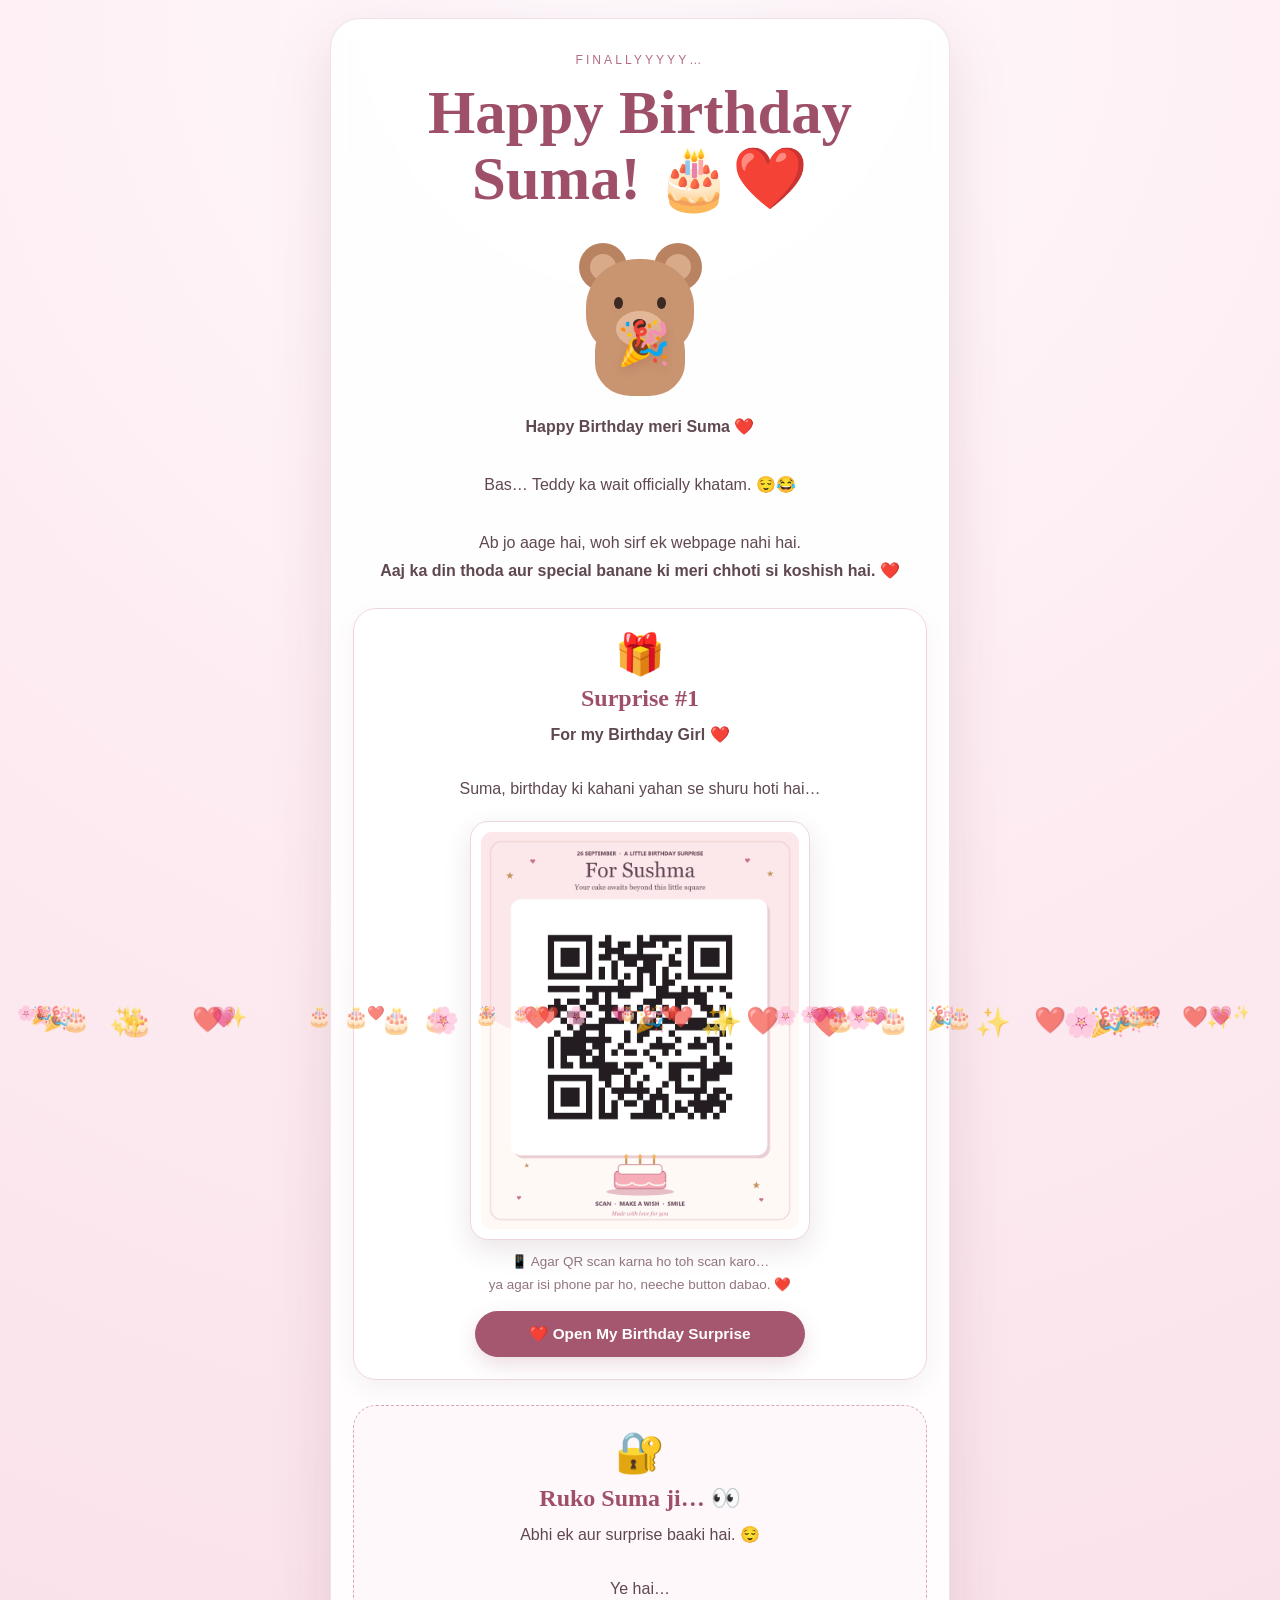
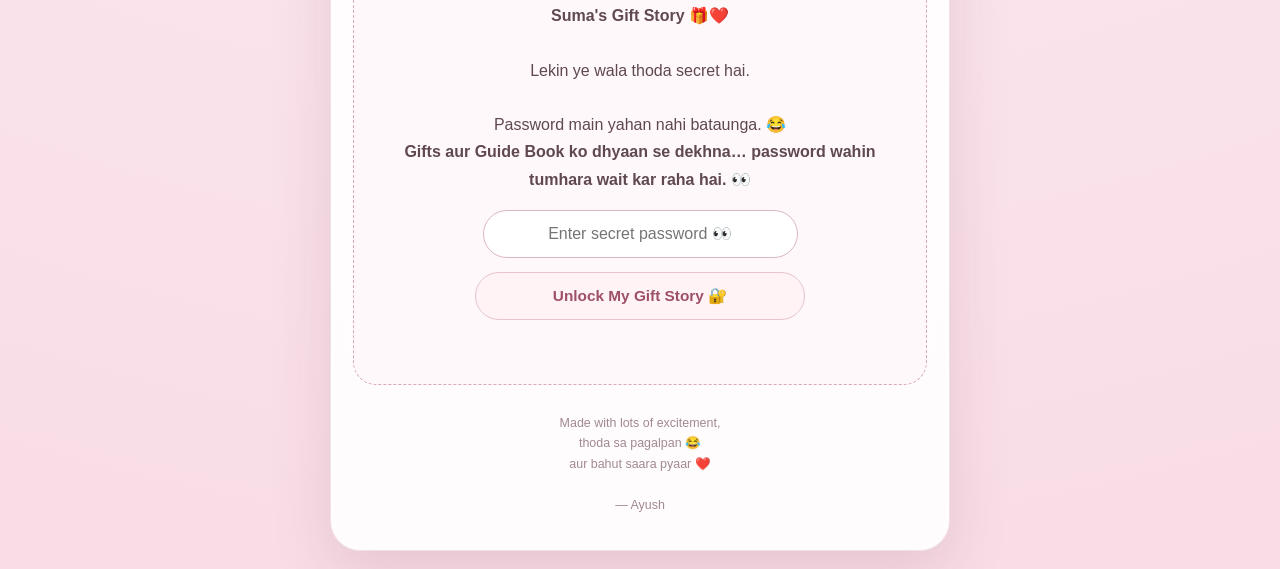
<file: birthday-countdown.html>
<!DOCTYPE html>
<html lang="en">
<head>
  <meta charset="UTF-8" />
  <meta name="viewport" content="width=device-width, initial-scale=1.0" />

  <title>For Suma ❤️</title>

  <style>
    * {
      box-sizing: border-box;
      margin: 0;
      padding: 0;
    }

    html {
      scroll-behavior: smooth;
    }

    body {
      min-height: 100vh;
      font-family: "Trebuchet MS", Arial, sans-serif;
      color: #5f4850;
      background:
        radial-gradient(circle at top, #fffafd 0%, #fdebf1 42%, #f8dce6 100%);
      display: flex;
      justify-content: center;
      align-items: center;
      padding: 18px;
      overflow-x: hidden;
    }

    .main-card {
      width: min(94vw, 620px);
      background: rgba(255, 255, 255, 0.91);
      border: 1px solid rgba(180, 110, 135, 0.20);
      border-radius: 30px;
      padding: 34px 22px;
      text-align: center;
      box-shadow: 0 20px 60px rgba(120, 60, 80, 0.15);
      backdrop-filter: blur(10px);
      position: relative;
      z-index: 2;
    }

    .eyebrow {
      font-size: 0.76rem;
      letter-spacing: 3px;
      text-transform: uppercase;
      color: #b46c83;
      margin-bottom: 13px;
    }

    h1 {
      font-family: Georgia, "Times New Roman", serif;
      font-size: clamp(2.15rem, 8vw, 3.8rem);
      line-height: 1.08;
      color: #9f5069;
      margin-bottom: 12px;
    }

    h2 {
      font-family: Georgia, "Times New Roman", serif;
      color: #9f5069;
      margin-bottom: 9px;
    }

    .subtitle {
      max-width: 480px;
      margin: 0 auto 20px;
      line-height: 1.75;
      color: #725d64;
    }

    .hidden {
      display: none !important;
    }

    /* -----------------------------
       TEDDY
    ----------------------------- */

    .teddy-area {
      min-height: 185px;
      display: flex;
      justify-content: center;
      align-items: center;
    }

    .teddy {
      position: relative;
      width: 135px;
      height: 160px;
      animation: teddyFloat 2.6s ease-in-out infinite;
    }

    @keyframes teddyFloat {
      0%, 100% {
        transform: translateY(0) rotate(-1deg);
      }

      50% {
        transform: translateY(-8px) rotate(1deg);
      }
    }

    .ear {
      position: absolute;
      width: 48px;
      height: 48px;
      border-radius: 50%;
      background: #b98261;
      top: 7px;
    }

    .ear::after {
      content: "";
      position: absolute;
      width: 26px;
      height: 26px;
      border-radius: 50%;
      background: #d9aa8a;
      left: 11px;
      top: 11px;
    }

    .ear.left {
      left: 6px;
    }

    .ear.right {
      right: 6px;
    }

    .teddy-head {
      position: absolute;
      width: 108px;
      height: 100px;
      background: #c99470;
      border-radius: 48% 48% 44% 44%;
      left: 13px;
      top: 23px;
      z-index: 2;
    }

    .eye {
      position: absolute;
      width: 9px;
      height: 12px;
      background: #3d2924;
      border-radius: 50%;
      top: 38px;
    }

    .eye.left {
      left: 28px;
    }

    .eye.right {
      right: 28px;
    }

    .muzzle {
      position: absolute;
      width: 48px;
      height: 36px;
      background: #e3b899;
      border-radius: 50%;
      left: 30px;
      top: 52px;
    }

    .nose {
      width: 13px;
      height: 10px;
      background: #3d2924;
      border-radius: 50%;
      margin: 8px auto 0;
    }

    .teddy-body {
      position: absolute;
      width: 90px;
      height: 82px;
      background: #c99470;
      border-radius: 45% 45% 40% 40%;
      left: 22px;
      bottom: 0;
    }

    .teddy-heart {
      position: absolute;
      z-index: 4;
      font-size: 43px;
      left: 44px;
      bottom: 27px;
      filter: drop-shadow(0 4px 5px rgba(100, 0, 30, 0.12));
    }

    /* -----------------------------
       COUNTDOWN
    ----------------------------- */

    .countdown {
      display: grid;
      grid-template-columns: repeat(4, 1fr);
      gap: 8px;
      margin: 15px auto 21px;
    }

    .time-box {
      background: #fff7fa;
      border: 1px solid #efd4dd;
      border-radius: 17px;
      padding: 15px 4px 11px;
    }

    .time-number {
      display: block;
      color: #9f5069;
      font-size: clamp(1.45rem, 6vw, 2.2rem);
      font-weight: 700;
    }

    .time-label {
      display: block;
      margin-top: 4px;
      font-size: 0.62rem;
      letter-spacing: 1px;
      text-transform: uppercase;
      color: #9d7d87;
    }

    .teddy-message {
      background: #fff5f8;
      border: 1px solid #f0d8df;
      border-radius: 18px;
      padding: 14px 16px;
      margin-top: 12px;
      line-height: 1.65;
      font-size: 0.93rem;
    }

    .waiting-note {
      margin-top: 17px;
      font-size: 0.79rem;
      color: #a0868f;
    }

    /* -----------------------------
       BIRTHDAY REVEAL
    ----------------------------- */

    .birthday-title {
      animation: birthdayPop 0.85s ease both;
    }

    @keyframes birthdayPop {
      0% {
        opacity: 0;
        transform: scale(0.65);
      }

      70% {
        transform: scale(1.08);
      }

      100% {
        opacity: 1;
        transform: scale(1);
      }
    }

    .birthday-message {
      line-height: 1.8;
      margin: 5px auto 20px;
    }

    /* -----------------------------
       SURPRISE CARDS
    ----------------------------- */

    .surprise-card {
      background: #ffffff;
      border: 1px solid #efd5de;
      border-radius: 23px;
      padding: 22px 17px;
      margin-top: 22px;
      box-shadow: 0 8px 25px rgba(100, 55, 70, 0.06);
    }

    .surprise-icon {
      font-size: 40px;
      margin-bottom: 7px;
    }

    .surprise-card p {
      line-height: 1.7;
    }

    /* -----------------------------
       QR IMAGES
    ----------------------------- */

    .qr-frame {
      width: min(100%, 340px);
      margin: 18px auto 10px;
      padding: 10px;
      background: white;
      border: 1px solid #edd6de;
      border-radius: 18px;
      box-shadow: 0 10px 28px rgba(90, 45, 60, 0.12);
    }

    .qr-image {
      display: block;
      width: 100%;
      height: auto;
      border-radius: 11px;
    }

    .scan-note {
      margin-top: 11px;
      color: #92747e;
      font-size: 0.84rem;
      line-height: 1.55;
    }

    /* -----------------------------
       BUTTONS
    ----------------------------- */

    .button {
      display: inline-block;
      width: 100%;
      max-width: 330px;
      margin-top: 14px;
      padding: 14px 20px;
      border: none;
      border-radius: 50px;
      background: #a65770;
      color: white;
      text-decoration: none;
      font-size: 0.96rem;
      font-weight: 700;
      cursor: pointer;
      box-shadow: 0 8px 20px rgba(166, 87, 112, 0.20);
      transition: 0.25s ease;
    }

    .button:hover {
      transform: translateY(-2px);
    }

    .button.secondary {
      background: #fff3f6;
      color: #9f5069;
      border: 1px solid #e6c3ce;
      box-shadow: none;
    }

    /* -----------------------------
       PASSWORD VAULT
    ----------------------------- */

    .locked-card {
      margin-top: 25px;
      background: #fff8fa;
      border: 1px dashed #d8a9b8;
      border-radius: 23px;
      padding: 23px 17px;
    }

    .lock-icon {
      font-size: 40px;
      margin-bottom: 8px;
    }

    .locked-card p {
      line-height: 1.7;
    }

    .password-input {
      width: 100%;
      max-width: 315px;
      padding: 14px 17px;
      margin-top: 17px;
      border: 1px solid #dcb7c3;
      border-radius: 50px;
      background: white;
      text-align: center;
      font-size: 1rem;
      outline: none;
    }

    .password-input:focus {
      border-color: #a65770;
      box-shadow: 0 0 0 3px rgba(166, 87, 112, 0.10);
    }

    .feedback {
      min-height: 30px;
      margin-top: 11px;
      line-height: 1.55;
      font-size: 0.9rem;
      color: #9f5069;
    }

    /* -----------------------------
       CONFETTI
    ----------------------------- */

    .confetti {
      position: fixed;
      top: -30px;
      z-index: 9999;
      pointer-events: none;
      animation: confettiFall linear forwards;
    }

    @keyframes confettiFall {
      to {
        transform: translateY(115vh) rotate(720deg);
        opacity: 0.65;
      }
    }

    .footer {
      margin-top: 28px;
      color: #a18891;
      font-size: 0.78rem;
      line-height: 1.65;
    }

    @media (max-width: 430px) {
      body {
        padding: 10px;
      }

      .main-card {
        padding: 27px 14px;
        border-radius: 24px;
      }

      .countdown {
        gap: 5px;
      }

      .time-box {
        padding: 12px 2px 9px;
      }

      .qr-frame {
        padding: 7px;
      }
    }
  </style>
</head>

<body>

  <main class="main-card">

    <!-- ======================================================
         SCREEN 1 — COUNTDOWN
    ======================================================= -->

    <section id="waitingScreen">

      <div class="eyebrow">
        A little something is waiting
      </div>

      <h1>For Suma ❤️</h1>

      <p class="subtitle">
        Betu… abhi nahi 😌
        <br><br>
        Teddy ko strict instructions mile hain ki
        <strong>26 September se pehle kuch reveal nahi karna.</strong>
        <br><br>
        Toh ab Teddy ke saath thoda sa wait karo… ❤️
      </p>

      <div class="teddy-area">

        <div class="teddy">

          <div class="ear left"></div>
          <div class="ear right"></div>

          <div class="teddy-head">

            <div class="eye left"></div>
            <div class="eye right"></div>

            <div class="muzzle">
              <div class="nose"></div>
            </div>

          </div>

          <div class="teddy-body"></div>

          <div class="teddy-heart">
            ❤️
          </div>

        </div>

      </div>


      <div class="countdown">

        <div class="time-box">
          <span id="days" class="time-number">00</span>
          <span class="time-label">Days</span>
        </div>

        <div class="time-box">
          <span id="hours" class="time-number">00</span>
          <span class="time-label">Hours</span>
        </div>

        <div class="time-box">
          <span id="minutes" class="time-number">00</span>
          <span class="time-label">Minutes</span>
        </div>

        <div class="time-box">
          <span id="seconds" class="time-number">00</span>
          <span class="time-label">Seconds</span>
        </div>

      </div>


      <div id="teddyMessage" class="teddy-message">

        🧸 Teddy says:
        <br><br>

        <strong>
          “Main bhi wait kar raha hoon Suma…
          cheating bilkul nahi! 😌❤️”
        </strong>

      </div>


      <div class="waiting-note">
        26 September 2026 • 12:00 AM IST
      </div>

    </section>



    <!-- ======================================================
         SCREEN 2 — BIRTHDAY
    ======================================================= -->

    <section id="birthdayScreen" class="hidden">

      <div class="eyebrow">
        Finallyyyyy…
      </div>

      <h1 class="birthday-title">
        Happy Birthday<br>
        Suma! 🎂❤️
      </h1>


      <div class="teddy-area">

        <div class="teddy">

          <div class="ear left"></div>
          <div class="ear right"></div>

          <div class="teddy-head">

            <div class="eye left"></div>
            <div class="eye right"></div>

            <div class="muzzle">
              <div class="nose"></div>
            </div>

          </div>

          <div class="teddy-body"></div>

          <div class="teddy-heart">
            🎉
          </div>

        </div>

      </div>


      <p class="birthday-message">

        <strong>
          Happy Birthday meri Suma ❤️
        </strong>

        <br><br>

        Bas… Teddy ka wait officially khatam. 😌😂

        <br><br>

        Ab jo aage hai,
        woh sirf ek webpage nahi hai.

        <br>

        <strong>
          Aaj ka din thoda aur special banane ki
          meri chhoti si koshish hai. ❤️
        </strong>

      </p>



      <!-- ====================================================
           SURPRISE #1 — BIRTHDAY QR
      ===================================================== -->

      <div class="surprise-card">

        <div class="surprise-icon">
          🎁
        </div>

        <h2>
          Surprise #1
        </h2>

        <p>
          <strong>For my Birthday Girl ❤️</strong>
          <br><br>

          Suma, birthday ki kahani
          yahan se shuru hoti hai…
        </p>


        <div class="qr-frame">

          <img
            src="sushma-birthday-cake-qr.png"
            alt="Sushma Birthday Surprise QR"
            class="qr-image"
          >

        </div>


        <p class="scan-note">

          📱 Agar QR scan karna ho toh scan karo…
          <br>

          ya agar isi phone par ho,
          neeche button dabao. ❤️

        </p>


        <!--
          index.html = your existing main birthday webpage
        -->

        <a
          href="index.html"
          class="button"
        >
          ❤️ Open My Birthday Surprise
        </a>

      </div>



      <!-- ====================================================
           PASSWORD-PROTECTED SURPRISE
      ===================================================== -->

      <div class="locked-card">

        <div class="lock-icon">
          🔐
        </div>

        <h2>
          Ruko Suma ji… 👀
        </h2>


        <p>

          Abhi ek aur surprise baaki hai. 😌

          <br><br>

          Ye hai…

          <br>

          <strong>
            Suma's Gift Story 🎁❤️
          </strong>

          <br><br>

          Lekin ye wala thoda secret hai.

          <br><br>

          Password main yahan nahi bataunga. 😂

          <br>

          <strong>
            Gifts aur Guide Book ko dhyaan se dekhna…
            password wahin tumhara wait kar raha hai. 👀
          </strong>

        </p>


        <input
          id="passwordInput"
          class="password-input"
          type="password"
          placeholder="Enter secret password 👀"
          autocomplete="off"
        >


        <button
          class="button secondary"
          onclick="unlockGiftStory()"
        >
          Unlock My Gift Story 🔐
        </button>


        <div
          id="passwordFeedback"
          class="feedback"
        ></div>

      </div>



      <!-- ====================================================
           SURPRISE #2 — GIFT STORY QR
      ===================================================== -->

      <div
        id="giftStorySection"
        class="surprise-card hidden"
      >

        <div class="surprise-icon">
          🔓❤️
        </div>


        <h2>
          Suma's Gift Story
        </h2>


        <p>

          Yesssss! 😂❤️

          <br><br>

          <strong>
            Secret Vault Opened.
          </strong>

          <br><br>

          Ab ek baat yaad rakhna…

          <br><br>

          Har gift bas ek gift nahi hai.

          <br>

          <strong>
            Har ek ke peeche ek chhota sa thought,
            ek reason aur thoda sa care hai. ❤️
          </strong>

          <br><br>

          Aur unhi sab ki kahani
          is QR ke peeche hai.

        </p>


        <div class="qr-frame">

          <img
            src="Gift_QR.jpg"
            alt="Suma Gift Story QR"
            class="qr-image"
          >

        </div>


        <p class="scan-note">

          🎁 Scan the QR
          <br>

          ya isi phone par ho toh neeche se directly kholo. ❤️

        </p>


        <!--
          gift-story.html = your existing gift story page
        -->

        <a
          href="gift-story.html"
          class="button"
        >
          🎁 Open Suma's Gift Story
        </a>

      </div>



      <div class="footer">

        Made with lots of excitement,
        <br>

        thoda sa pagalpan 😂
        <br>

        aur bahut saara pyaar ❤️

        <br><br>

        — Ayush

      </div>

    </section>

  </main>



  <script>

    /* ======================================================
       BIRTHDAY DATE

       26 SEPTEMBER 2026
       12:00 AM INDIA STANDARD TIME

       +05:30 ensures the intended Indian time.
    ====================================================== */

    const BIRTHDAY_TIME =
      new Date("2026-09-26T00:00:00+05:30").getTime();


    let birthdayAlreadyShown = false;



    /* ======================================================
       COUNTDOWN
    ====================================================== */

    function updateCountdown() {

      const now = Date.now();

      const distance =
        BIRTHDAY_TIME - now;


      /* Birthday reached */

      if (distance <= 0) {

        document.getElementById("days").textContent = "00";
        document.getElementById("hours").textContent = "00";
        document.getElementById("minutes").textContent = "00";
        document.getElementById("seconds").textContent = "00";

        revealBirthday();

        return;
      }


      const days =
        Math.floor(
          distance /
          (1000 * 60 * 60 * 24)
        );


      const hours =
        Math.floor(
          (
            distance %
            (1000 * 60 * 60 * 24)
          )
          /
          (1000 * 60 * 60)
        );


      const minutes =
        Math.floor(
          (
            distance %
            (1000 * 60 * 60)
          )
          /
          (1000 * 60)
        );


      const seconds =
        Math.floor(
          (
            distance %
            (1000 * 60)
          )
          /
          1000
        );


      document.getElementById("days").textContent =
        String(days).padStart(2, "0");


      document.getElementById("hours").textContent =
        String(hours).padStart(2, "0");


      document.getElementById("minutes").textContent =
        String(minutes).padStart(2, "0");


      document.getElementById("seconds").textContent =
        String(seconds).padStart(2, "0");



      /* ------------------------------------------
         SPECIAL MESSAGES AS MIDNIGHT APPROACHES
      ------------------------------------------- */

      const teddyMessage =
        document.getElementById("teddyMessage");


      /* Less than 1 hour */

      if (distance <= 60 * 60 * 1000) {

        teddyMessage.innerHTML =

          "🧸 Teddy says:<br><br>" +

          "<strong>" +
          "Bas thoda sa aur Suma… 👀❤️" +
          "</strong><br>" +

          "Ab Teddy bhi excited ho raha hai. 😂";

      }


      /* Less than 5 minutes */

      if (distance <= 5 * 60 * 1000) {

        teddyMessage.innerHTML =

          "🧸 Teddy says:<br><br>" +

          "<strong>" +
          "Suma… ab kahin jaana nahi! 😂❤️" +
          "</strong><br>" +

          "Something is almost here… 👀";

      }


      /* Last 10 seconds */

      if (distance <= 10000) {

        teddyMessage.innerHTML =

          "🧸 Teddy says:<br><br>" +

          "<strong style='font-size:1.3rem'>" +

          seconds +

          "… ❤️" +

          "</strong><br>" +

          "Bas bas bas… aa gaya! 👀🎂";

      }

    }



    /* Run every second */

    setInterval(
      updateCountdown,
      1000
    );


    updateCountdown();



    /* ======================================================
       BIRTHDAY REVEAL
    ====================================================== */

    function revealBirthday() {

      if (birthdayAlreadyShown) {
        return;
      }


      birthdayAlreadyShown = true;


      document
        .getElementById("waitingScreen")
        .classList
        .add("hidden");


      document
        .getElementById("birthdayScreen")
        .classList
        .remove("hidden");


      launchConfetti();


      /*
        Scroll to top in case browser restored
        an old scroll position.
      */

      window.scrollTo({
        top: 0,
        behavior: "smooth"
      });

    }



    /* ======================================================
       PASSWORD

       Correct password:
       Manvik

       It is case-insensitive:
       Manvik
       MANVIK
       manvik
       etc.
    ====================================================== */

    let wrongAttempts = 0;


    function unlockGiftStory() {

      const input =
        document
          .getElementById("passwordInput")
          .value
          .trim()
          .toLowerCase();


      const feedback =
        document
          .getElementById("passwordFeedback");


      if (input === "manvik") {

        feedback.innerHTML =

          "🧸 <strong>Yesssss Madam! 😂❤️</strong>" +

          "<br>Secret Vault Opened 🔓";


        document
          .getElementById("giftStorySection")
          .classList
          .remove("hidden");


        /*
          Remember on this device that
          she has already unlocked it.
        */

        localStorage.setItem(
          "sumaGiftStoryUnlocked",
          "yes"
        );


        launchConfetti();


        setTimeout(
          function() {

            document
              .getElementById("giftStorySection")
              .scrollIntoView({
                behavior: "smooth",
                block: "start"
              });

          },
          500
        );


        return;
      }



      /* WRONG PASSWORD */

      wrongAttempts++;


      if (wrongAttempts === 1) {

        feedback.innerHTML =

          "🧸 Nahi Suma ji… 😂" +

          "<br>Thoda aur socho.";

      }


      else if (wrongAttempts === 2) {

        feedback.innerHTML =

          "🧸 Teddy password nahi batayega. 😌" +

          "<br><strong>Guide Book yaad hai na? 👀</strong>";

      }


      else if (wrongAttempts === 3) {

        feedback.innerHTML =

          "😂 Madam ji, password guessing competition nahi hai!" +

          "<br>Gifts ke paas answer hai. ❤️";

      }


      else {

        feedback.innerHTML =

          "🧸 Cheating allowed nahi hai Madam! 😂❤️" +

          "<br>Guide Book ko properly dekho. 👀";

      }

    }



    /* Press ENTER to unlock */

    document
      .getElementById("passwordInput")
      .addEventListener(
        "keydown",
        function(event) {

          if (event.key === "Enter") {

            unlockGiftStory();

          }

        }
      );



    /* ======================================================
       RESTORE GIFT STORY IF ALREADY UNLOCKED

       This means if she closes the browser after
       entering the correct password, the second
       QR remains unlocked on the same browser/device.
    ====================================================== */

    function restoreGiftStory() {

      const alreadyUnlocked =
        localStorage.getItem(
          "sumaGiftStoryUnlocked"
        );


      if (
        alreadyUnlocked === "yes" &&
        Date.now() >= BIRTHDAY_TIME
      ) {

        document
          .getElementById("giftStorySection")
          .classList
          .remove("hidden");

      }

    }


    restoreGiftStory();



    /* ======================================================
       CONFETTI
    ====================================================== */

    function launchConfetti() {

      const symbols = [
        "❤️",
        "🎉",
        "✨",
        "🌸",
        "💗",
        "🎂"
      ];


      for (let i = 0; i < 60; i++) {

        const piece =
          document.createElement("div");


        piece.className =
          "confetti";


        piece.textContent =
          symbols[
            Math.floor(
              Math.random() *
              symbols.length
            )
          ];


        piece.style.left =
          Math.random() * 100 + "vw";


        piece.style.fontSize =
          (
            12 +
            Math.random() * 18
          )
          + "px";


        piece.style.animationDuration =
          (
            3 +
            Math.random() * 4
          )
          + "s";


        piece.style.animationDelay =
          (
            Math.random() * 1.4
          )
          + "s";


        document.body.appendChild(
          piece
        );


        setTimeout(
          function() {

            piece.remove();

          },
          8500
        );

      }

    }

  </script>

</body>
</html>
</file>
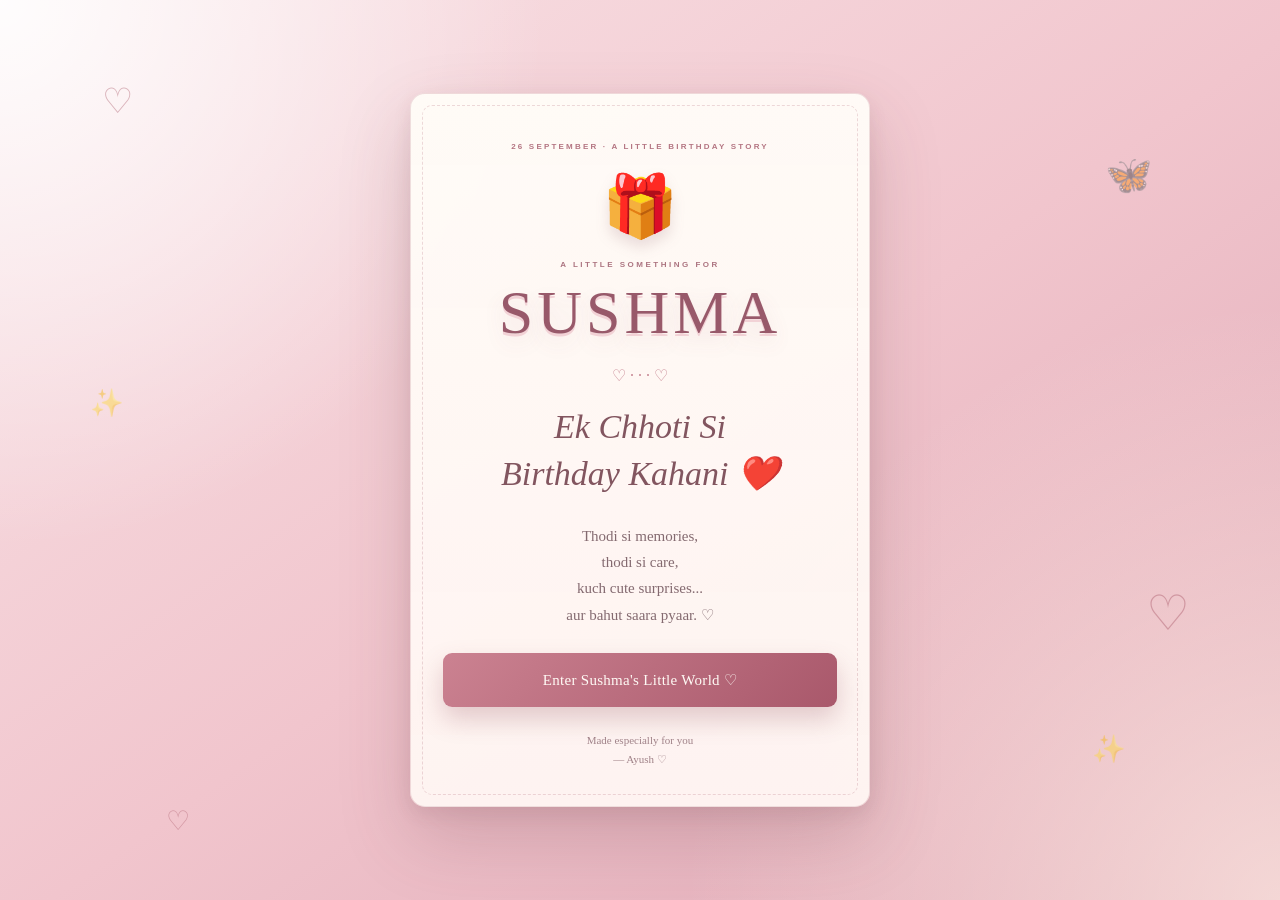
<file: gift-story.html>
<!DOCTYPE html>
<html lang="en">
<head>
    <meta charset="UTF-8">
    <meta name="viewport" content="width=device-width, initial-scale=1.0">

    <title>Sushma's Birthday Story ❤️</title>

    <link rel="stylesheet" href="gift-story.css">
</head>

<body>
<!-- ========================================
     HOME PAGE
========================================= -->

<section id="homeScreen" class="home-screen">

    <div class="home-decorations">

        <span class="home-heart heart-one">♡</span>
        <span class="home-heart heart-two">♡</span>
        <span class="home-heart heart-three">♡</span>

        <span class="home-butterfly butterfly-one">
            🦋
        </span>

        <span class="home-sparkle sparkle-one">
            ✨
        </span>

        <span class="home-sparkle sparkle-two">
            ✨
        </span>

    </div>


    <div class="home-card">

        <p class="home-small-heading">
            26 SEPTEMBER · A LITTLE BIRTHDAY STORY
        </p>

        <div class="home-gift-icon">
            🎁
        </div>

        <p class="home-for-text">
            A LITTLE SOMETHING FOR
        </p>

        <h1>
            SUSHMA
        </h1>

        <div class="home-title-divider">
            ♡ · · · ♡
        </div>

        <h2>
            Ek Chhoti Si
            <br>
            Birthday Kahani
            <span>❤️</span>
        </h2>

        <p class="home-description">
            Thodi si memories,
            <br>
            thodi si care,
            <br>
            kuch cute surprises...
            <br>
            aur bahut saara pyaar. ♡
        </p>

        <button
            id="enterStoryButton"
            class="enter-story-button"
            type="button"
        >
            Enter Sushma's Little World ♡
        </button>

        <p class="home-signature">
            Made especially for you
            <br>
            — Ayush ♡
        </p>

    </div>

</section>
<!-- BACK TO HOME BUTTON -->

    <button
        id="backHomeButton"
        class="back-home-button"
        type="button"
        aria-label="Return to home page"
    >
        <span>←</span>
        Home
    </button>
    <!-- PASSWORD SCREEN -->
    <section
    id="passwordScreen"
    class="password-screen screen-hidden"
>

        <div class="password-card">

            <div class="gift-icon">🎁</div>

            <p class="small-heading">
                A LITTLE SOMETHING IS WAITING...
            </p>

            <h1>
                For Sushma <span>♡</span>
            </h1>

            <p class="intro-text">
                Ek chhota sa birthday surprise
                yahan chupaya gaya hai...
                <br><br>
                aur ye little corner sirf
                ek hi person ke liye hai. ♡
            </p>

            <p class="question">
                Sushma, prove it's you 😌
            </p>

            <input
                type="password"
                id="passwordInput"
                placeholder="Your secret word..."
                inputmode="numeric"
                autocomplete="off"
            >

            <button id="passwordButton">
                Open My Surprise ♡
            </button>

            <p id="passwordError" class="error-message">
                Areee Birthday Girl 😂♡
                <br>
                ye wala secret word nahi hai...
                <br>
                ek baar aur try karo. 😌
            </p>

            <p class="footer-text">
                Made with little thoughts,
                <br>
                little surprises & lots of love. ♡
            </p>

        </div>

    </section>


    <!-- STORYBOOK INTRO SCREEN -->
<section id="successScreen" class="success-screen">

    <div class="story-intro">

        <p class="accepted-message">
            ♡ PASSWORD ACCEPTED ♡
        </p>

        <h2>
            Sushma...
            <br>
            <span>ek kahani sunogi? ❤️</span>
        </h2>

        <p class="story-intro-text">
            Actually...
            <br>
            ye kahani aapki hi hai. 😌
        </p>


        <!-- CLOSED STORYBOOK -->
        <div class="story-book">

            <div class="book-spine"></div>

            <div class="book-content">

                <div class="book-decoration">♡</div>

                <p class="book-small-text">
                    A LITTLE STORY FOR
                </p>

                <h3>SUSHMA</h3>

                <div class="book-line"></div>

                <p class="book-title">
                    Ek Chhoti Si
                    <br>
                    Birthday Kahani
                </p>

                <div class="book-heart">❤️</div>

                <p class="book-date">
                    26 SEPTEMBER
                </p>

                <p class="book-signature">
                    — Ayush ♡
                </p>

            </div>

        </div>


        <p class="book-hint">
            Iske andar thodi si memories hain,
            <br>
            thodi si care...
            <br>
            aur thoda sa pagalpan bhi. 😂❤️
        </p>

        <button
            id="openBookButton"
            class="open-book-button"
            type="button"
        >
            Tap to Open Our Little Story 📖
        </button>

    </div>

</section>


<!-- FULL BIRTHDAY STORY -->
<section id="storyScreen" class="story-screen">

    <main class="story-journey">


        <!-- STORY HEADER -->
        <header class="story-header">

            <div class="story-butterfly">
                🦋
            </div>

            <p class="story-label">
                OUR LITTLE BIRTHDAY STORY
            </p>

            <h2>
                SUSHMA
            </h2>

            <p class="story-subtitle">
                Ek Chhoti Si Birthday Kahani ❤️
            </p>

            <div class="story-divider">
                ♡ · · · ♡
            </div>

            <p class="once-upon">
                Ek baar ki baat hai…
            </p>

        </header>


        <!-- CHAPTER 1 -->
        <article
            id="chapterOne"
            class="story-chapter chapter-one"
        >

            <div class="chapter-tape"></div>

            <p class="chapter-number">
                CHAPTER ONE
            </p>

            <h3>
                Ek Tasveer
                <span>📸</span>
            </h3>


            <!-- POLAROID / FRIDGE MAGNET -->
            <div class="photo-memory">

                <div class="photo-pin">
                    ♡
                </div>

                <img
    class="smile-photo"
    src="sushma-smile.jpg"
    alt="Sushma smiling"
 style="display:block; width:100%; max-width:100%; height:190px; object-fit:cover; object-position:center;"
>

                <p class="photo-caption">
                    a little memory ♡
                </p>

            </div>


            <div class="chapter-text">

                <p>
                    Ek ladki thi —
                    <strong>Sushma.</strong>
                </p>

                <p>
                    Waise duniya ke liye bas ek
                    normal si ladki…
                </p>

                <p>
                    par kisi ek insaan ke liye
                    uski ek photo bhi itni special thi
                    ki usne socha—
                </p>

                <blockquote>
                    “Is smile ko sirf phone ki
                    gallery mein kyun rakha jaye?”
                </blockquote>

                <p>
                    Aur bas…
                </p>

                <p>
                    uski ek tasveer chhup kar
                    ek fridge magnet ban gayi.
                </p>

                <p>
                    Taaki kal kisi ghar ke fridge par
                    lagi woh tasveer roz bina kuch
                    kahe bole—
                </p>

                <p class="special-line">
                    “Dekho… ye hai humare ghar ki
                    Sushma.” ❤️
                </p>

            </div>


            <div class="chapter-path">

                <span>📸</span>

                <div class="path-dots">
                    ·
                    <br>
                    ·
                    <br>
                    ·
                </div>

                <span class="travelling-butterfly">
                    🦋
                </span>

            </div>


            <button
                id="continueToChapterTwo"
                class="continue-story-button"
                type="button"
            >
                Continue the story ♡
            </button>

        </article>
<!-- CHAPTER 2 -->
<article
    id="chapterTwo"
    class="story-chapter chapter-two hidden-chapter"
>

    <div class="chapter-tape butterfly-tape"></div>

    <p class="chapter-number">
        CHAPTER TWO
    </p>

    <h3>
        Butterfly Ka Plan
        <span>🦋</span>
    </h3>


    <!-- BUTTERFLY CARD -->
    <div class="butterfly-card">

        <div class="card-heart">
            ♡
        </div>

        <div class="card-butterfly">
            🦋
        </div>

        <p class="card-small-text">
            HIDING INSIDE...
        </p>

        <p class="card-title">
            A Little
            <br>
            Birthday Surprise
        </p>

        <p class="card-date">
            26 SEPTEMBER
        </p>

    </div>


    <div class="chapter-text">

        <p>
            Lekin kahani yahin khatam
            thodi honi thi.
        </p>

        <p>
            Ek din us tasveer ke paas se
            ek chhoti si butterfly guzri.
        </p>

        <p>
            Butterfly ko pata chala ki
            Sushma ka birthday aane wala hai.
        </p>

        <p>
            Usne socha—
        </p>

        <blockquote>
            “Normal card?
            <br>
            Bilkul nahi.”
        </blockquote>

        <p>
            Aur woh chupkar ek card ke
            andar baith gayi. 🦋
        </p>

        <p>
            Ab uska bas ek kaam tha…
        </p>

        <p>
            <strong>
                26 September ka wait karna…
            </strong>
        </p>

        <p>
            aur jaise hi Sushma card khole—
        </p>

        <p class="surprise-line">
            SURPRISEEEE!
            <span>😂🦋</span>
        </p>

        <p>
            Birthday girl ko thoda darao…
        </p>

        <p class="chapter-ending">
            phir hasaao. ♡
        </p>

    </div>


    <div class="chapter-path">

        <span>🦋</span>

        <div class="path-dots">
            ·
            <br>
            ·
            <br>
            ·
        </div>

        <span class="next-symbol">
            ❤️🌍
        </span>

    </div>


    <button
        id="continueToChapterThree"
        class="continue-story-button"
        type="button"
    >
        Continue the story ♡
    </button>

</article>
<!-- CHAPTER 3 -->
<article
    id="chapterThree"
    class="story-chapter chapter-three hidden-chapter"
>

    <div class="chapter-tape globe-tape"></div>

    <p class="chapter-number">
        CHAPTER THREE
    </p>

    <h3>
        Ek Chhoti Si Duniya
        <span>❤️🌍</span>
    </h3>


    <!-- HEART-SHAPED WORLD -->
    <div class="heart-world">

        <div class="world-orbit orbit-one"></div>
        <div class="world-orbit orbit-two"></div>

        <div class="world-heart">
            <span class="world-map">🌍</span>

            <span class="world-name">
                SUSHMA
            </span>
        </div>

        <span class="orbit-butterfly">
            🦋
        </span>

    </div>


    <div class="chapter-text">

        <p>
            Butterfly udti-udti aage gayi
            toh usse ek ajeeb sa
            heart-shaped globe mila.
            ❤️🌍
        </p>

        <p>
            Usne poocha,
        </p>

        <blockquote>
            “Tum kaun?”
        </blockquote>

        <p>
            Globe bola—
        </p>

        <blockquote class="globe-dialogue">
            “Main ek chhoti si duniya hoon.”
        </blockquote>

        <p>
            “Par kiski?”
        </p>

        <p>
            Globe ne kaha—
        </p>

        <blockquote class="globe-dialogue">
            “Uski… jiske around kisi ki
            chhoti si duniya dheere-dheere
            ban rahi hai.”
        </blockquote>

        <p>
            Aur us duniya ke beech
            bas ek naam tha—
        </p>

        <p class="sushma-world-name">
            SUSHMA
            <span>❤️</span>
        </p>

    </div>


    <div class="chapter-path">

        <span>❤️🌍</span>

        <div class="path-dots">
            ·
            <br>
            ·
            <br>
            ·
        </div>

        <span class="thread-symbol">
            🪡
        </span>

    </div>


    <button
        id="continueToChapterFour"
        class="continue-story-button"
        type="button"
    >
        Continue the story ♡
    </button>

</article>
<!-- CHAPTER 4 -->
<article
    id="chapterFour"
    class="story-chapter chapter-four hidden-chapter"
>

    <div class="chapter-tape thread-tape"></div>

    <p class="chapter-number">
        CHAPTER FOUR
    </p>

    <h3>
        Ek Naam:
        <span>SUSHMA</span>
        🪡
    </h3>


    <!-- EMBROIDERY ART -->
    <div class="embroidery-frame">

        <div class="embroidery-pin pin-one"></div>
        <div class="embroidery-pin pin-two"></div>
        <div class="embroidery-pin pin-three"></div>
        <div class="embroidery-pin pin-four"></div>

        <div class="thread-name">
            SUSHMA
        </div>

        <div class="stitched-heart">
            ♡
        </div>

        <div class="loose-thread"></div>

        <span class="sewing-needle">
            🪡
        </span>

    </div>


    <div class="chapter-text">

        <p>
            Par problem ye thi ki naam
            sirf likha hua tha.
        </p>

        <p>
            Kisi ne kaha—
        </p>

        <blockquote>
            “Nahi… naam aise nahi chalega.”
        </blockquote>

        <p>
            Aur phir dhaage aaye…
        </p>

        <p>
            rang aaye…
        </p>

        <p>
            ek-ek stitch juda…
        </p>

        <p>
            aur dheere-dheere
            <strong>SUSHMA</strong> ka naam
            embroidery/string art mein
            banne laga.
        </p>

        <p>
            Kyunki kuch naam pen se
            likhe jaate hain…
        </p>

        <p>
            aur kuch naam thoda waqt
            laga kar banaye jaate hain.
        </p>

        <p class="relationship-line">
            Bilkul relationships ki tarah.
            ❤️
        </p>

    </div>


    <div class="chapter-path">

        <span>🪡</span>

        <div class="path-dots">
            ·
            <br>
            ·
            <br>
            ·
        </div>

        <span class="jacket-symbol">
            🧥
        </span>

    </div>


    <button
        id="continueToChapterFive"
        class="continue-story-button"
        type="button"
    >
        Continue the story ♡
    </button>

</article>
<!-- CHAPTER 5 -->
<article
    id="chapterFive"
    class="story-chapter later-chapter chapter-five hidden-chapter"
>
    <div class="chapter-tape"></div>

    <p class="chapter-number">CHAPTER FIVE</p>

    <h3>
        Winter Preparedness Programme
        <span>😂🧥</span>
    </h3>

    <div class="chapter-illustration winter-box">
        <div class="winter-item">🧥</div>
        <div class="winter-item">🧦</div>
        <div class="winter-item">🎀</div>
    </div>

    <div class="chapter-text">
        <p>
            Ab kahani mein Sushma aa toh gayi thi…
        </p>

        <p>
            par butterfly ne Ayush se poocha—
        </p>

        <div class="speech-bubble butterfly-speech">
            🦋 “Tumhe uske baare mein
            pata kya hai?”
        </div>

        <div class="speech-bubble ayush-speech">
            Ayush: “Ummm…”
        </div>

        <div class="speech-bubble ayush-speech">
            “Usko thand lag sakti hai…”
        </div>

        <p>
            Bas turant ek cozy jacket
            aa gayi. 😂
        </p>

        <div class="gift-object">
            🧥
            <span>Cozy Jacket</span>
        </div>

        <div class="speech-bubble ayush-speech">
            “Winter mein socks bhi…”
        </div>

        <p>
            Toh Hello Kitty aur
            Powerpuff Girls socks bhi aa gaye.
        </p>

        <div class="gift-object">
            🧦
            <span>Cute Socks</span>
        </div>

        <div class="speech-bubble butterfly-speech funny-speech">
            🦋 “Bhai birthday hai ya winter
            preparedness programme?” 😂
        </div>

        <div class="speech-bubble ayush-speech">
            Ayush: “Ruko… abhi list baaki hai.”
        </div>
    </div>

    <div class="chapter-path">
        <span>🧥</span>
        <div class="path-dots">·<br>·<br>·</div>
        <span>🌸</span>
    </div>

    <button
        id="continueToChapterSix"
        class="continue-story-button"
        type="button"
    >
        Continue the story ♡
    </button>
</article>


<!-- CHAPTER 6 -->
<article
    id="chapterSix"
    class="story-chapter later-chapter chapter-six hidden-chapter"
>
    <div class="chapter-tape"></div>

    <p class="chapter-number">CHAPTER SIX</p>

    <h3>
        Ayush's Care Department
        <span>🌸</span>
    </h3>

    <div class="care-box">
        <div class="care-box-title">
            LITTLE CARE BOX ♡
        </div>

        <div class="care-grid">
            <div class="care-item">
                <span>💄</span>
                Lip Balm
            </div>

            <div class="care-item">
                <span>😴</span>
                Eye Mask
            </div>

            <div class="care-item">
                <span>🌸</span>
                Face Masks
            </div>

            <div class="care-item">
                <span>🧴</span>
                Hand Cream
            </div>

            <div class="care-item">
                <span>🎀</span>
                Hair Accessories
            </div>

            <div class="care-item">
                <span>💚</span>
                Jade Roller
            </div>

            <div class="care-item">
                <span>🫧</span>
                Sanitizer
            </div>
        </div>
    </div>

    <div class="chapter-text">
        <p>“Kabhi lips dry ho gaye toh?”</p>
        <p class="care-answer">Lip balm.</p>

        <p>“Thak gayi toh?”</p>
        <p class="care-answer">Eye mask.</p>

        <p>“Thoda pampering mood hua toh?”</p>
        <p class="care-answer">Face masks.</p>

        <p>“Hands dry hue?”</p>
        <p class="care-answer">Hand cream.</p>

        <p>“Hair ka kya?”</p>

        <p class="care-answer">
            Rubber bands, clips aur cute little
            accessories bhi box mein aa gaye.
        </p>

        <p>“Face massage?”</p>

        <p class="care-answer">
            Jade roller aur gua sha.
        </p>

        <p>
            Butterfly ab box ke kone mein baith kar
            Ayush ko dekh rahi thi.
        </p>

        <div class="speech-bubble butterfly-speech">
            🦋 “Aur kuch, sir?”
        </div>

        <p>
            Ayush ne socha…
        </p>

        <div class="speech-bubble ayush-speech">
            “Sanitizer bhi rakh dete hain.”
        </div>

        <p class="bas-karo">
            🦋 “😭😂 BAS KARO.”
        </p>
    </div>

    <div class="chapter-path">
        <span>🌸</span>
        <div class="path-dots">·<br>·<br>·</div>
        <span>🎀</span>
    </div>

    <button
        id="continueToChapterSeven"
        class="continue-story-button"
        type="button"
    >
        Continue the story ♡
    </button>
</article>


<!-- CHAPTER 7 -->
<article
    id="chapterSeven"
    class="story-chapter later-chapter chapter-seven hidden-chapter"
>
    <div class="chapter-tape"></div>

    <p class="chapter-number">CHAPTER SEVEN</p>

    <h3>
        The Cute Department
        <span>🎀</span>
    </h3>

    <div class="cute-department">
        <p class="cute-sign">
            THE CUTE DEPARTMENT
        </p>

        <div class="cute-keychain">🌸</div>

        <div class="cute-shelf">
            <span>🎀</span>
            <span>🧦</span>
            <span>🌈</span>
            <span>💖</span>
            <span>🐱</span>
        </div>
    </div>

    <div class="chapter-text">
        <p>
            Tab box ke andar se ek chhoti si
            awaaz aayi—
        </p>

        <blockquote>
            “Excuse me!”
        </blockquote>

        <p>
            Ek Powerpuff Girls keychain thi.
        </p>

        <div class="speech-bubble cute-speech">
            “Care-care-care bahut ho gaya.
            Birthday girl ko cute cheezein
            bhi chahiye!”
        </div>

        <p>
            Aur phir box ke andar ek chhota sa
            Cute Department khul gaya.
        </p>

        <div class="cute-list">
            <span>Powerpuff Girls.</span>
            <span>Hello Kitty.</span>
            <span>Cute socks.</span>
            <span>Hair accessories.</span>
            <span>Little things.</span>
        </div>

        <p>
            Woh sab cheezein jinki zaroorat
            shayad duniya ke hisaab se nahi hoti…
        </p>

        <p>
            par jinhe dekhkar bina reason
            smile aa jaati hai.
        </p>

        <p class="chapter-emotional-line">
            Aur shayad birthday gifts ka kaam
            bhi wahi hota hai. ❤️
        </p>
    </div>

    <div class="chapter-path">
        <span>🎀</span>
        <div class="path-dots">·<br>·<br>·</div>
        <span>🔐</span>
    </div>

    <button
        id="continueToChapterEight"
        class="continue-story-button"
        type="button"
    >
        Continue the story ♡
    </button>
</article>


<!-- CHAPTER 8 -->
<article
    id="chapterEight"
    class="story-chapter later-chapter chapter-eight hidden-chapter"
>
    <div class="chapter-tape diary-tape"></div>

    <p class="chapter-number">CHAPTER EIGHT</p>

    <h3>
        The Locked Diary
        <span>🔐</span>
    </h3>

    <div class="locked-diary">
        <div class="diary-spine"></div>

        <div class="diary-content">
            <span class="diary-heart">♡</span>

            <h4>Sushma</h4>

            <p>Private ♡</p>
        </div>

        <div class="diary-strap"></div>
        <div class="diary-lock">🔒</div>
    </div>

    <div class="chapter-text">
        <p>
            Ab box almost bhar chuka tha.
        </p>

        <div class="speech-bubble butterfly-speech">
            🦋 “Ab toh kahani complete?”
        </div>

        <div class="speech-bubble ayush-speech">
            Ayush: “Nahi.”
        </div>

        <div class="speech-bubble butterfly-speech">
            🦋 “Ab kya reh gaya?!”
        </div>

        <p>
            Ayush ne ek brown si locked
            diary uthayi. 🔐
        </p>

        <p>
            Butterfly ne kholne ki koshish ki.
        </p>

        <p class="locked-word">
            LOCKED.
        </p>

        <div class="speech-bubble butterfly-speech">
            🦋 “Ismein kya hai?”
        </div>

        <div class="speech-bubble ayush-speech">
            “Ye main tumhe bhi nahi bataunga.”
        </div>

        <p>
            Kyunki us box ki baaki cheezein
            Sushma sabke saamne khol sakti thi…
        </p>

        <p>
            par kuch baatein gifts nahi hoti.
        </p>

        <p>
            Kuch baatein sirf do logon ke
            beech hoti hain.
        </p>

        <p>
            Isliye unke liye ek diary thi…
        </p>

        <p>
            aur diary par ek lock.
        </p>

        <p class="chapter-emotional-line">
            Uske andar wali kahani sirf
            Sushma ki thi. ❤️
        </p>
    </div>

    <div class="chapter-path">
        <span>🔐</span>
        <div class="path-dots">·<br>·<br>·</div>
        <span>❤️</span>
    </div>

    <button
        id="continueToChapterNine"
        class="continue-story-button"
        type="button"
    >
        Continue the story ♡
    </button>
</article>


<!-- CHAPTER 9 -->
<article
    id="chapterNine"
    class="story-chapter later-chapter chapter-nine hidden-chapter"
>
    <div class="chapter-tape"></div>

    <p class="chapter-number">CHAPTER NINE</p>

    <h3>
        Toh Itna Sab Kyun?
        <span>❤️</span>
    </h3>

    <div class="meaning-heart">
        <span>❤️</span>
        <p>little moments</p>
    </div>

    <div class="chapter-text">
        <p>
            Butterfly ne finally poocha—
        </p>

        <blockquote>
            “Toh itna sab kyun?”
        </blockquote>

        <p>
            Ayush kuch der chup raha.
        </p>

        <p>
            Phir bola—
        </p>

        <div class="meaning-message">
            <p>
                “Actually mujhe ek bada gift
                nahi dena tha.”
            </p>

            <p>
                “Mujhe uski zindagi ke bahut saare
                chhote-chhote moments gift
                karne the.”
            </p>
        </div>

        <div class="meaning-list">
            <div>
                <span>📸</span>
                <p>
                    Ek photo —
                    <strong>memory ke liye.</strong>
                </p>
            </div>

            <div>
                <span>🦋</span>
                <p>
                    Ek butterfly —
                    <strong>surprise ke liye.</strong>
                </p>
            </div>

            <div>
                <span>❤️🌍</span>
                <p>
                    Ek heart globe —
                    <strong>
                        humari chhoti si duniya ke liye.
                    </strong>
                </p>
            </div>

            <div>
                <span>🪡</span>
                <p>
                    Uska naam —
                    <strong>
                        because she is the centre
                        of today's story.
                    </strong>
                </p>
            </div>

            <div>
                <span>🧥</span>
                <p>
                    Jacket aur socks —
                    <strong>warmth ke liye.</strong>
                </p>
            </div>

            <div>
                <span>🌸</span>
                <p>
                    Care products —
                    <strong>
                        un ordinary days ke liye
                        jab birthday nahi hoga.
                    </strong>
                </p>
            </div>

            <div>
                <span>🎀</span>
                <p>
                    Cute things —
                    <strong>random smiles ke liye.</strong>
                </p>
            </div>

            <div>
                <span>🔐</span>
                <p>
                    Aur locked diary…
                    <strong>
                        un baaton ke liye jo kisi
                        gift box mein fit nahi hoti.
                    </strong>
                </p>
            </div>
        </div>
    </div>

    <div class="chapter-path">
        <span>❤️</span>
        <div class="path-dots">·<br>·<br>·</div>
        <span>🎁</span>
    </div>

    <button
        id="continueToChapterTen"
        class="continue-story-button"
        type="button"
    >
        Read the final chapter ♡
    </button>
</article>


<!-- CHAPTER 10 -->
<article
    id="chapterTen"
    class="story-chapter later-chapter chapter-ten hidden-chapter"
>
    <div class="chapter-tape finale-tape"></div>

    <p class="chapter-number">THE FINAL CHAPTER</p>

    <h3>
        Ye Gift Box Nahi Hai…
        <span>🎁❤️</span>
    </h3>

    <div class="final-gift-box">
        <div class="gift-lid">
            <div class="gift-bow">🎀</div>
        </div>

        <div class="gift-box-body">
            <span>🦋</span>
            <span>📸</span>
            <span>❤️</span>
            <span>🌸</span>
        </div>
    </div>

    <div class="chapter-text">
        <p>
            Butterfly thodi der chup rahi.
        </p>

        <p>
            Phir boli—
        </p>

        <blockquote>
            “Achha… toh ye gift box nahi hai?”
        </blockquote>

        <p>
            Ayush smiled.
        </p>

        <p>
            “Nahi.”
        </p>

        <p class="little-world-line">
            “Ye Sushma ke liye banayi hui
            ek chhoti si duniya hai.” ❤️
        </p>

        <p>
            Aur us duniya ke darwaze par
            likha tha—
        </p>

        <div class="birthday-finale">
            <span>🎂</span>

            <h4>
                HAPPY BIRTHDAY
                <br>
                SUSHMA
            </h4>

            <p>26 September</p>

            <span>❤️</span>
        </div>

        <div class="madam-message">
            <p>
                Aur haan Madam Ji…
            </p>

            <p>
                aap itne din se jin parcels ko
                dekhkar soch rahe the
            </p>

            <blockquote>
                “Ayush mujhe kholne
                kyun nahi de raha?”
            </blockquote>

            <p>
                Bas isliye. 😌
            </p>

            <p>
                Kyunki kahani ke pages agar
                random order mein padh loge…
            </p>

            <p class="surprise-ending">
                toh surprise ka kya hoga?
                😂❤️
            </p>
        </div>
    </div>

    <div class="final-signature">
        Made with little thoughts,
        little surprises and lots of love.
        <br>
        — Ayush ♡
    </div>

    <button
        id="openGiftStoryButton"
        class="continue-story-button final-button"
        type="button"
    >
        Ab Chalo Gift Box Kholein 🎁
    </button>
</article>
    </main>

</section>
<!-- ========================================
     FINAL GIFT-BOX REVEAL
========================================= -->

<section
    id="giftRevealScreen"
    class="gift-reveal-screen"
>

    <div class="reveal-background">

        <span class="floating-decoration decoration-one">
            ♡
        </span>

        <span class="floating-decoration decoration-two">
            ✨
        </span>

        <span class="floating-decoration decoration-three">
            🦋
        </span>

        <span class="floating-decoration decoration-four">
            ♡
        </span>

    </div>


    <div class="gift-reveal-content">

        <p class="reveal-small-heading">
            ONE LAST LITTLE SURPRISE...
        </p>

        <h2 class="reveal-heading">
            Sushma,
            <br>
            ab gift box kholein?
            <span>🎁</span>
        </h2>

        <p class="reveal-instruction">
            Box par tap karo ♡
        </p>


        <!-- ANIMATED GIFT BOX -->
        <button
            id="animatedGiftBox"
            class="animated-gift-box"
            type="button"
            aria-label="Open the birthday gift box"
        >

            <span class="gift-glow"></span>

            <span class="animated-box-lid">
                <span class="animated-box-bow">
                    🎀
                </span>
            </span>

            <span class="animated-box-body">
                <span class="box-ribbon"></span>

                <span class="box-heart">
                    ♡
                </span>
            </span>

        </button>


        <!-- ITEMS THAT POP OUT -->
        <div
            id="poppingGifts"
            class="popping-gifts"
            aria-hidden="true"
        >

            <div class="popping-item item-photo">
                <span>📸</span>
                <small>Memories</small>
            </div>

            <div class="popping-item item-butterfly">
                <span>🦋</span>
                <small>Surprises</small>
            </div>

            <div class="popping-item item-world">
                <span>❤️🌍</span>
                <small>Our Little World</small>
            </div>

            <div class="popping-item item-name">
                <span>🪡</span>
                <small>SUSHMA</small>
            </div>

            <div class="popping-item item-jacket">
                <span>🧥</span>
                <small>Warmth</small>
            </div>

            <div class="popping-item item-socks">
                <span>🧦</span>
                <small>Cute Socks</small>
            </div>

            <div class="popping-item item-care">
                <span>🌸</span>
                <small>Care</small>
            </div>

            <div class="popping-item item-cute">
                <span>🎀</span>
                <small>Random Smiles</small>
            </div>

            <div class="popping-item item-diary">
                <span>🔐</span>
                <small>Private Stories</small>
            </div>

            <div class="popping-item item-love">
                <span>❤️</span>
                <small>Lots of Love</small>
            </div>

        </div>


        <!-- FINAL BIRTHDAY MESSAGE -->
        <div
            id="finalBirthdayMessage"
            class="final-birthday-message"
        >

            <div class="confetti-row">
                🎉 ✨ 🎂 ✨ 🎉
            </div>

            <p class="finally-text">
                And finally...
            </p>

            <h2>
                HAPPY BIRTHDAY
                <br>
                <span>SUSHMA</span>
            </h2>

            <div class="birthday-cake">
                🎂
            </div>

            <p class="birthday-date">
                26 September
            </p>

            <p class="birthday-wish">
                Aapki life hamesha khushiyon,
                smiles, warmth aur pyaar se
                bhari rahe. ❤️
            </p>

            <div class="family-pranaam">

                <p class="pranaam-heading">
                    Aur meri taraf se...
                </p>

                <div class="pranaam-person">
                    <span class="family-emoji">👩</span>

                    <p>
                        Mummy Ji ko
                        <strong>Pranaam</strong>
                    </p>

                    <span class="pranaam-emoji">🙏</span>
                </div>

                <div class="pranaam-person">
                    <span class="family-emoji">👨</span>

                    <p>
                        Papa Ji ko
                        <strong>Pranaam</strong>
                    </p>

                    <span class="pranaam-emoji">🙏</span>
                </div>

                <div class="pranaam-person">
                    <span class="family-emoji">👦</span>

                    <p>
                        Dadda ko
                        <strong>Pranaam</strong>
                    </p>

                    <span class="pranaam-emoji">🙏</span>
                </div>

                <div class="pranaam-person">
                    <span class="family-emoji">👩</span>

                    <p>
                        Bhabhi Ji ko
                        <strong>Pranaam</strong>
                    </p>

                    <span class="pranaam-emoji">🙏</span>
                </div>

            </div>

            <div class="final-love-note">
                <p>
                    Ek baar phir se...
                </p>

                <strong>
                    Happy Birthday, Sushma ❤️
                </strong>

                <span>
                    — Ayush ♡
                </span>
            </div>
            <button id="openWishWorldButton" class="wish-open-button" type="button">
    Ek aur chhota surprise 🌍
</button>

        </div>

    </div>

</section>
<section id="wishWorldScreen" class="wish-world-screen">
    <div class="wish-world-content">
        <p class="wish-world-eyebrow">ONE LITTLE WORLD, MANY LITTLE WISHES</p>

        <div class="wish-morph">
            <span class="wish-name">SUMA</span>

            <button
                id="wishGlobeButton"
                class="wish-globe"
                type="button"
                aria-label="Tap to see a birthday wish"
                disabled
            >🌍</button>
        </div>

        <h2>A little world of wishes for you</h2>
        <p class="wish-instruction">Globe par tap karo—har tap par ek naya surprise ♡</p>

        <div id="wishCard" class="wish-card" aria-live="polite">
            <span id="wishType" class="wish-type"></span>
            <p id="wishText"></p>
            <small id="wishCount"></small>
        </div>
    </div>
</section>
    <script src="gift-story.js"></script>
</body>
</html>
</file>
<file: gift-story.css>
/* ==========================================
   STORYBOOK INTRO
========================================== */

.story-intro {
    width: 100%;
    max-width: 470px;
    text-align: center;
}

.accepted-message {
    margin-bottom: 16px;
    color: #b47581;

    font-family: Arial, Helvetica, sans-serif;
    font-size: 9px;
    font-weight: 700;
    letter-spacing: 2.5px;
}

.story-intro h2 {
    margin-bottom: 15px;

    color: #87535e;

    font-size: clamp(33px, 9vw, 45px);
    font-weight: 400;
    line-height: 1.2;
}

.story-intro h2 span {
    color: #a76673;
    font-size: clamp(22px, 6vw, 29px);
}

.story-intro-text {
    margin-bottom: 25px;

    color: #80666b;

    font-size: 15px;
    line-height: 1.7;
}


/* ==========================================
   CLOSED STORYBOOK
========================================== */

.story-book {
    position: relative;

    width: 275px;
    min-height: 365px;

    margin: 20px auto 30px;
    padding: 46px 28px 30px;

    overflow: hidden;

    color: #70434e;

    background:
        linear-gradient(
            145deg,
            #f1b6bd 0%,
            #dfa0aa 50%,
            #ca8794 100%
        );

    border: 5px solid #f7d7d4;

    border-radius:
        7px 18px 18px 7px;

    box-shadow:
        -9px 10px 0 #bd7d88,
        -14px 17px 28px rgba(101, 63, 70, 0.2),
        inset 0 0 35px rgba(255, 245, 235, 0.2);

    transform: rotate(-1deg);

    animation:
        storyBookFloat 4s ease-in-out infinite;
}


/* Decorative frame inside the book */

.story-book::before {
    content: "";

    position: absolute;
    inset: 15px;

    border:
        1px solid rgba(255, 245, 235, 0.65);

    border-radius:
        4px 12px 12px 4px;

    pointer-events: none;
}


/* Subtle dotted book-cover texture */

.story-book::after {
    content: "";

    position: absolute;
    inset: 0;

    opacity: 0.12;

    background-image:
        radial-gradient(
            #744650 0.7px,
            transparent 0.7px
        );

    background-size: 12px 12px;

    pointer-events: none;
}

.book-spine {
    position: absolute;

    top: 0;
    bottom: 0;
    left: 16px;

    width: 3px;

    background:
        rgba(123, 67, 79, 0.28);
}

.book-content {
    position: relative;
    z-index: 2;
}

.book-decoration {
    margin-bottom: 15px;

    color: #fff3ec;

    font-size: 34px;
}

.book-small-text {
    margin-bottom: 10px;

    color: #814d58;

    font-family: Arial, Helvetica, sans-serif;
    font-size: 8px;
    font-weight: 700;
    letter-spacing: 2.4px;
}

.story-book h3 {
    margin: 0;

    color: #fff7ef;

    font-size: 37px;
    font-weight: 400;
    letter-spacing: 3px;

    text-shadow:
        0 2px 5px rgba(105, 58, 68, 0.18);
}

.book-line {
    width: 65px;
    height: 1px;

    margin: 17px auto;

    background:
        rgba(255, 245, 235, 0.75);
}

.book-title {
    color: #754650;

    font-size: 18px;
    font-style: italic;
    line-height: 1.5;
}

.book-heart {
    margin: 18px 0 12px;

    font-size: 27px;
}

.book-date {
    color: #754650;

    font-family: Arial, Helvetica, sans-serif;
    font-size: 10px;
    letter-spacing: 1.5px;
}

.book-signature {
    margin-top: 22px;

    color: #7e5059;

    font-family:
        "Segoe Print",
        "Bradley Hand",
        cursive;

    font-size: 12px;
}


/* ==========================================
   STORYBOOK DESCRIPTION AND BUTTON
========================================== */

.book-hint {
    margin: 0 auto 23px;

    color: #8d7075;

    font-size: 13px;
    line-height: 1.7;
}

.open-book-button {
    width: 100%;
    max-width: 340px;
    min-height: 52px;

    padding: 13px 18px;

    color: #fffaf5;

    background:
        linear-gradient(
            135deg,
            #c98290,
            #ad6675
        );

    border: 0;
    border-radius: 8px;

    box-shadow:
        0 10px 22px rgba(154, 83, 98, 0.23);

    cursor: pointer;

    font-family: Georgia, "Times New Roman", serif;
    font-size: 15px;

    transition:
        transform 0.2s ease,
        box-shadow 0.2s ease,
        filter 0.2s ease;
}

.open-book-button:hover {
    transform: translateY(-2px);

    box-shadow:
        0 14px 27px rgba(154, 83, 98, 0.28);

    filter: brightness(1.03);
}

.open-book-button:active {
    transform: translateY(0);
}


/* ==========================================
   STORY PLACEHOLDER SCREEN
========================================== */

.story-screen {
    display: none;

    min-height: 100vh;
    min-height: 100svh;

    padding: 50px 22px;

    align-items: center;
    justify-content: center;

    text-align: center;

    background:
        radial-gradient(
            circle at top,
            #fffaf5 0%,
            #f8e9e5 60%,
            #ebd1d1 100%
        );
}

.story-screen.show {
    display: flex;

    animation:
        storyPageAppear 0.9s ease both;
}

.story-placeholder {
    width: 100%;
    max-width: 430px;
}

.story-butterfly {
    margin-bottom: 25px;

    font-size: 48px;

    animation:
        butterflyFloat 3s ease-in-out infinite;
}

.story-label {
    margin-bottom: 13px;

    color: #b47783;

    font-family: Arial, Helvetica, sans-serif;
    font-size: 9px;
    font-weight: 700;
    letter-spacing: 2.5px;
}

.story-placeholder h2 {
    color: #895660;

    font-size: clamp(36px, 10vw, 46px);
    font-weight: 400;
    line-height: 1.2;
}

.story-placeholder h2 span {
    color: #b26d79;
    font-size: clamp(20px, 6vw, 25px);
}

.story-divider {
    margin: 25px 0;
    color: #c28b94;
}

.story-opening {
    padding: 28px 23px;

    color: #765c61;
    background: rgba(255, 253, 248, 0.78);

    border:
        1px solid rgba(179, 123, 132, 0.17);

    border-radius: 7px;

    box-shadow:
        0 15px 35px rgba(106, 72, 76, 0.08);

    font-size: 17px;
    line-height: 1.8;
}

.story-opening strong {
    color: #a45f6d;

    font-size: 21px;
    font-weight: 400;
}


/* ==========================================
   STORY ANIMATIONS
========================================== */

@keyframes storyBookFloat {
    0%,
    100% {
        transform:
            rotate(-1deg)
            translateY(0);
    }

    50% {
        transform:
            rotate(-1deg)
            translateY(-7px);
    }
}

@keyframes storyPageAppear {
    from {
        opacity: 0;
        transform: translateY(20px);
    }

    to {
        opacity: 1;
        transform: translateY(0);
    }
}

@keyframes butterflyFloat {
    0%,
    100% {
        transform:
            translate(-8px, 0)
            rotate(-5deg);
    }

    50% {
        transform:
            translate(9px, -10px)
            rotate(7deg);
    }
}


/* ==========================================
   STORYBOOK MOBILE
========================================== */

@media screen and (max-width: 480px) {
    .success-screen {
        padding: 35px 18px;
    }

    .success-screen > div {
        padding: 38px 20px;
    }

    .story-book {
        width: 245px;
        min-height: 335px;

        padding: 40px 24px 27px;
    }

    .story-book h3 {
        font-size: 33px;
    }

    .book-title {
        font-size: 16px;
    }
}


/* ==========================================
   REDUCED MOTION
========================================== */

@media (prefers-reduced-motion: reduce) {
    .story-book,
    .story-butterfly {
        animation: none;
    }
}
/* ==========================================
   FIRST PAGE REPAIR
========================================== */

* {
    box-sizing: border-box;
    margin: 0;
    padding: 0;
}

html {
    min-height: 100%;
}

body {
    min-height: 100vh;
    min-height: 100svh;

    color: #704852;

    background:
        radial-gradient(
            circle at top left,
            rgba(255, 255, 255, 0.8),
            transparent 38%
        ),
        linear-gradient(
            145deg,
            #f8dfe3 0%,
            #f4cfd5 45%,
            #e9bac4 100%
        );

    font-family:
        Georgia,
        "Times New Roman",
        serif;
}


/* ==========================================
   PASSWORD SCREEN
========================================== */

.password-screen {
    position: relative;

    display: flex;

    min-height: 100vh;
    min-height: 100svh;

    padding: 28px 18px;

    align-items: center;
    justify-content: center;

    overflow: hidden;
}

.password-screen::before,
.password-screen::after {
    content: "";

    position: absolute;

    width: 260px;
    height: 260px;

    border-radius: 50%;

    background:
        rgba(255, 248, 243, 0.35);

    filter: blur(8px);

    pointer-events: none;
}

.password-screen::before {
    top: -100px;
    left: -90px;
}

.password-screen::after {
    right: -100px;
    bottom: -110px;
}


/* ==========================================
   PASSWORD CARD
========================================== */

.password-card {
    position: relative;
    z-index: 1;

    width: 100%;
    max-width: 410px;

    padding: 42px 30px 34px;

    overflow: hidden;

    text-align: center;

    background:
        linear-gradient(
            rgba(255, 252, 247, 0.96),
            rgba(255, 247, 243, 0.96)
        );

    border:
        1px solid rgba(177, 107, 120, 0.18);

    border-radius: 12px;

    box-shadow:
        0 25px 60px rgba(112, 66, 76, 0.18),
        0 5px 15px rgba(112, 66, 76, 0.08);

    animation:
        passwordCardAppear 0.9s ease both;
}

.password-card::before {
    content: "";

    position: absolute;
    inset: 10px;

    border:
        1px dashed rgba(177, 107, 120, 0.22);

    border-radius: 8px;

    pointer-events: none;
}

.password-card::after {
    content: "";

    position: absolute;
    inset: 0;

    opacity: 0.08;

    background-image:
        radial-gradient(
            #9c6973 0.7px,
            transparent 0.7px
        );

    background-size: 12px 12px;

    pointer-events: none;
}

.password-card > * {
    position: relative;
    z-index: 1;
}


/* ==========================================
   PASSWORD CONTENT
========================================== */

.gift-icon {
    margin-bottom: 15px;

    font-size: 54px;
    line-height: 1;

    filter:
        drop-shadow(
            0 7px 6px rgba(116, 67, 77, 0.14)
        );

    animation:
        giftFloat 3s ease-in-out infinite;
}

.small-heading {
    margin-bottom: 13px;

    color: #b1717e;

    font-family: Arial, Helvetica, sans-serif;
    font-size: 9px;
    font-weight: 700;
    letter-spacing: 2.5px;
}

.password-card h1 {
    margin-bottom: 20px;

    color: #85525d;

    font-size: clamp(32px, 9vw, 44px);
    font-weight: 400;
    line-height: 1.15;
}

.password-card h1 span {
    color: #c27684;
}

.intro-text {
    margin-bottom: 25px;

    color: #80666b;

    font-size: 15px;
    line-height: 1.75;
}

.question {
    margin-bottom: 13px;

    color: #9d626e;

    font-family:
        "Segoe Print",
        "Bradley Hand",
        cursive;

    font-size: 14px;
}


/* ==========================================
   PASSWORD INPUT
========================================== */

#passwordInput {
    display: block;

    width: 100%;
    height: 52px;

    margin-bottom: 13px;
    padding: 0 17px;

    color: #714b53;
    background: #fffdfa;

    border:
        1px solid rgba(174, 106, 120, 0.3);

    border-radius: 8px;

    outline: none;

    font-family: Arial, Helvetica, sans-serif;
    font-size: 15px;
    text-align: center;
    letter-spacing: 2px;

    transition:
        border-color 0.25s ease,
        box-shadow 0.25s ease,
        transform 0.25s ease;
}

#passwordInput::placeholder {
    color: #bba1a6;
    letter-spacing: 0;
}

#passwordInput:focus {
    border-color: #bf7b88;

    box-shadow:
        0 0 0 4px rgba(191, 123, 136, 0.12);

    transform: translateY(-1px);
}


/* ==========================================
   PASSWORD BUTTON
========================================== */

#passwordButton {
    width: 100%;
    min-height: 52px;

    padding: 13px 18px;

    color: #fffaf5;

    background:
        linear-gradient(
            135deg,
            #c98290,
            #ad6675
        );

    border: 0;
    border-radius: 8px;

    box-shadow:
        0 10px 22px rgba(154, 83, 98, 0.23);

    cursor: pointer;

    font-family:
        Georgia,
        "Times New Roman",
        serif;

    font-size: 15px;
    letter-spacing: 0.4px;

    transition:
        transform 0.2s ease,
        box-shadow 0.2s ease,
        filter 0.2s ease;
}

#passwordButton:hover {
    transform: translateY(-2px);

    box-shadow:
        0 14px 27px rgba(154, 83, 98, 0.28);

    filter: brightness(1.03);
}

#passwordButton:active {
    transform: translateY(0);
}


/* ==========================================
   ERROR AND FOOTER
========================================== */

.error-message {
    display: none;

    margin-top: 17px;
    padding: 12px 14px;

    color: #a55767;
    background: rgba(240, 199, 206, 0.28);

    border:
        1px dashed rgba(175, 97, 112, 0.28);

    border-radius: 7px;

    font-size: 13px;
    line-height: 1.65;
}

.error-message.show {
    display: block;

    animation:
        passwordErrorShake 0.45s ease;
}

.footer-text {
    margin-top: 26px;

    color: #a78a90;

    font-family:
        "Segoe Print",
        "Bradley Hand",
        cursive;

    font-size: 11px;
    line-height: 1.65;
}


/* ==========================================
   HIDE STORYBOOK UNTIL PASSWORD IS CORRECT
========================================== */

.success-screen {
    display: none;

    min-height: 100vh;
    min-height: 100svh;

    padding: 35px 20px;

    align-items: center;
    justify-content: center;

    text-align: center;

    background:
        radial-gradient(
            circle at top,
            #fffaf5 0%,
            #f7e1e2 55%,
            #e9c2c8 100%
        );
}

.success-screen.show {
    display: flex;

    animation:
        successAppear 0.8s ease both;
}

.success-screen > div {
    width: 100%;
    max-width: 470px;

    padding: 45px 28px;

    background:
        rgba(255, 251, 246, 0.82);

    border:
        1px solid rgba(177, 107, 120, 0.2);

    border-radius: 12px;

    box-shadow:
        0 22px 50px rgba(112, 66, 76, 0.14);
}


/* ==========================================
   FIRST-PAGE ANIMATIONS
========================================== */

@keyframes passwordCardAppear {
    from {
        opacity: 0;

        transform:
            translateY(25px)
            scale(0.97);
    }

    to {
        opacity: 1;

        transform:
            translateY(0)
            scale(1);
    }
}

@keyframes giftFloat {
    0%,
    100% {
        transform:
            translateY(0)
            rotate(-3deg);
    }

    50% {
        transform:
            translateY(-7px)
            rotate(3deg);
    }
}

@keyframes passwordErrorShake {
    0%,
    100% {
        transform: translateX(0);
    }

    25% {
        transform: translateX(-6px);
    }

    50% {
        transform: translateX(6px);
    }

    75% {
        transform: translateX(-3px);
    }
}

@keyframes successAppear {
    from {
        opacity: 0;
        transform: translateY(18px);
    }

    to {
        opacity: 1;
        transform: translateY(0);
    }
}


/* ==========================================
   FIRST-PAGE MOBILE
========================================== */

@media screen and (max-width: 480px) {
    .password-screen {
        padding: 18px 14px;
    }

    .password-card {
        padding: 36px 23px 29px;
    }

    .gift-icon {
        font-size: 48px;
    }

    .intro-text {
        font-size: 14px;
    }
}
/* ==========================================
   CHAPTER TWO
========================================== */

.hidden-chapter {
    display: none;
}

.hidden-chapter.show {
    display: block;

    animation:
        chapterAppear 0.9s ease both;
}

.chapter-two {
    position: relative;

    width: 100%;
    max-width: 680px;

    margin: 45px auto;
    padding: 55px 28px 42px;

    color: #765b61;

    background:
        linear-gradient(
            rgba(255, 253, 248, 0.96),
            rgba(255, 247, 242, 0.96)
        );

    border:
        1px solid rgba(180, 121, 132, 0.2);

    border-radius: 7px;

    box-shadow:
        0 20px 50px rgba(104, 66, 74, 0.12);

    text-align: center;
}

.butterfly-tape {
    position: absolute;

    top: -13px;
    left: 50%;

    width: 105px;
    height: 29px;

    background:
        rgba(237, 197, 179, 0.72);

    transform:
        translateX(-50%)
        rotate(2deg);

    box-shadow:
        0 3px 7px rgba(99, 64, 70, 0.08);
}

.chapter-two .chapter-number {
    margin-bottom: 10px;

    color: #bd7b87;

    font-family: Arial, Helvetica, sans-serif;
    font-size: 9px;
    font-weight: 700;
    letter-spacing: 2.5px;
}

.chapter-two h3 {
    margin-bottom: 30px;

    color: #8d5863;

    font-size: clamp(29px, 8vw, 40px);
    font-weight: 400;
}

.chapter-two h3 span {
    display: inline-block;

    animation:
        chapterButterfly 3s ease-in-out infinite;
}


/* Butterfly birthday card */

.butterfly-card {
    position: relative;

    width: 230px;
    min-height: 285px;

    margin: 0 auto 38px;
    padding: 35px 20px 25px;

    overflow: hidden;

    background:
        linear-gradient(
            145deg,
            #f2bec5,
            #d994a0
        );

    border:
        5px solid #fae0dc;

    border-radius: 8px;

    box-shadow:
        8px 12px 0 #c37f8b,
        14px 20px 28px rgba(103, 61, 69, 0.16);

    transform: rotate(1.5deg);
}

.butterfly-card::before {
    content: "";

    position: absolute;
    inset: 12px;

    border:
        1px dashed rgba(255, 247, 240, 0.72);

    border-radius: 5px;
}

.card-heart,
.card-butterfly,
.card-small-text,
.card-title,
.card-date {
    position: relative;
    z-index: 1;
}

.card-heart {
    color: #fff7f1;
    font-size: 28px;
}

.card-butterfly {
    margin: 15px 0;

    font-size: 50px;

    animation:
        hiddenButterfly 2.8s ease-in-out infinite;
}

.card-small-text {
    margin-bottom: 13px;

    color: #85515b;

    font-family: Arial, Helvetica, sans-serif;
    font-size: 8px;
    font-weight: 700;
    letter-spacing: 2px;
}

.card-title {
    color: #fff8f2;

    font-size: 21px;
    font-style: italic;
    line-height: 1.45;
}

.card-date {
    margin-top: 25px;

    color: #81505a;

    font-family: Arial, Helvetica, sans-serif;
    font-size: 9px;
    font-weight: 700;
    letter-spacing: 1.7px;
}


/* Chapter text */

.chapter-two .chapter-text {
    max-width: 510px;
    margin: 0 auto;
}

.chapter-two .chapter-text p {
    margin-bottom: 21px;

    font-size: 16px;
    line-height: 1.85;
}

.chapter-two blockquote {
    margin: 28px auto;
    padding: 21px;

    color: #a25f6d;
    background: #fae8e7;

    border-left:
        4px solid #cf8b97;

    border-radius: 5px;

    font-size: 20px;
    font-style: italic;
    line-height: 1.6;
}

.surprise-line {
    color: #b95f72;

    font-size: clamp(29px, 9vw, 43px) !important;
    font-weight: 700;

    letter-spacing: 1px;

    animation:
        surpriseBounce 1.7s ease-in-out infinite;
}

.surprise-line span {
    display: block;

    margin-top: 7px;

    font-size: 25px;
}

.chapter-ending {
    color: #aa6572;

    font-family:
        "Segoe Print",
        "Bradley Hand",
        cursive;

    font-size: 19px !important;
}


/* Journey to Chapter 3 */

.chapter-two .chapter-path {
    margin: 30px 0;

    color: #bd818c;

    font-size: 25px;
}

.chapter-two .path-dots {
    margin: 4px 0;

    font-size: 18px;
    line-height: 0.75;
}

.next-symbol {
    display: inline-block;

    margin-top: 8px;

    animation:
        nextSymbolGlow 2s ease-in-out infinite;
}


/* Chapter 2 animations */

@keyframes chapterAppear {
    from {
        opacity: 0;
        transform: translateY(25px);
    }

    to {
        opacity: 1;
        transform: translateY(0);
    }
}

@keyframes chapterButterfly {
    0%,
    100% {
        transform:
            translate(0, 0)
            rotate(-5deg);
    }

    50% {
        transform:
            translate(8px, -7px)
            rotate(7deg);
    }
}

@keyframes hiddenButterfly {
    0%,
    100% {
        transform:
            translateY(0)
            rotate(-5deg);
    }

    50% {
        transform:
            translateY(-8px)
            rotate(6deg);
    }
}

@keyframes surpriseBounce {
    0%,
    100% {
        transform: scale(1);
    }

    50% {
        transform: scale(1.05);
    }
}

@keyframes nextSymbolGlow {
    0%,
    100% {
        transform: scale(1);
        filter: brightness(1);
    }

    50% {
        transform: scale(1.1);
        filter: brightness(1.12);
    }
}


/* Chapter 2 mobile */

@media screen and (max-width: 480px) {
    .chapter-two {
        padding:
            48px 20px 35px;
    }

    .butterfly-card {
        width: 205px;
        min-height: 265px;
    }

    .chapter-two .chapter-text p {
        font-size: 15px;
    }
}


/* Reduced motion */

@media (prefers-reduced-motion: reduce) {
    .chapter-two h3 span,
    .card-butterfly,
    .surprise-line,
    .next-symbol {
        animation: none;
    }
}
/* ==========================================
   CHAPTER THREE
========================================== */

.chapter-three {
    position: relative;

    width: 100%;
    max-width: 680px;

    margin: 45px auto;
    padding: 55px 28px 42px;

    overflow: hidden;

    color: #745b62;

    background:
        radial-gradient(
            circle at top,
            rgba(255, 255, 255, 0.92),
            transparent 48%
        ),
        linear-gradient(
            145deg,
            #fffaf5,
            #f8e7e7
        );

    border:
        1px solid rgba(180, 121, 132, 0.2);

    border-radius: 7px;

    box-shadow:
        0 20px 50px rgba(104, 66, 74, 0.12);

    text-align: center;
}

.globe-tape {
    position: absolute;

    top: -13px;
    left: 50%;

    width: 105px;
    height: 29px;

    background:
        rgba(218, 196, 176, 0.72);

    transform:
        translateX(-50%)
        rotate(-2deg);

    box-shadow:
        0 3px 7px rgba(99, 64, 70, 0.08);
}

.chapter-three .chapter-number {
    margin-bottom: 10px;

    color: #b87985;

    font-family: Arial, Helvetica, sans-serif;
    font-size: 9px;
    font-weight: 700;
    letter-spacing: 2.5px;
}

.chapter-three h3 {
    margin-bottom: 35px;

    color: #895762;

    font-size: clamp(28px, 8vw, 39px);
    font-weight: 400;
    line-height: 1.3;
}

.chapter-three h3 span {
    display: block;

    margin-top: 9px;

    font-size: 27px;
}


/* ==========================================
   HEART-SHAPED WORLD
========================================== */

.heart-world {
    position: relative;

    width: 270px;
    height: 270px;

    margin: 5px auto 42px;

    display: flex;
    align-items: center;
    justify-content: center;
}

.world-heart {
    position: relative;
    z-index: 2;

    width: 165px;
    height: 145px;

    display: flex;

    align-items: center;
    justify-content: center;

    background:
        linear-gradient(
            145deg,
            #d98798,
            #bd6578
        );

    border-radius:
        50% 50% 48% 48% /
        38% 38% 62% 62%;

    box-shadow:
        0 18px 35px rgba(151, 77, 92, 0.24),
        inset 0 0 25px rgba(255, 244, 236, 0.22);

    transform: rotate(-45deg);

    animation:
        worldHeartbeat 2.4s ease-in-out infinite;
}

.world-heart::before,
.world-heart::after {
    content: "";

    position: absolute;

    width: 165px;
    height: 145px;

    background: inherit;

    border-radius: 50%;
}

.world-heart::before {
    top: -72px;
    left: 0;
}

.world-heart::after {
    top: 0;
    left: 72px;
}

.world-map {
    position: relative;
    z-index: 3;

    font-size: 62px;

    transform: rotate(45deg);
}

.world-name {
    position: absolute;
    z-index: 4;

    left: 50%;
    bottom: 3px;

    color: #fff7f1;

    font-family: Arial, Helvetica, sans-serif;
    font-size: 12px;
    font-weight: 700;
    letter-spacing: 2px;

    transform:
        translateX(-50%)
        rotate(45deg);
}

.world-orbit {
    position: absolute;

    border:
        1px dashed rgba(187, 111, 126, 0.45);

    border-radius: 50%;
}

.orbit-one {
    width: 235px;
    height: 145px;

    transform: rotate(-16deg);
}

.orbit-two {
    width: 150px;
    height: 245px;

    transform: rotate(27deg);
}

.orbit-butterfly {
    position: absolute;
    z-index: 5;

    top: 28px;
    right: 24px;

    font-size: 30px;

    animation:
        butterflyOrbit 4s ease-in-out infinite;
}


/* ==========================================
   CHAPTER THREE TEXT
========================================== */

.chapter-three .chapter-text {
    max-width: 520px;
    margin: 0 auto;
}

.chapter-three .chapter-text p {
    margin-bottom: 21px;

    font-size: 16px;
    line-height: 1.85;
}

.chapter-three blockquote {
    margin: 25px auto;
    padding: 18px 20px;

    color: #a25f6d;
    background: rgba(247, 219, 219, 0.7);

    border:
        1px dashed rgba(185, 111, 126, 0.3);

    border-radius: 8px;

    font-size: 19px;
    font-style: italic;
    line-height: 1.65;
}

.chapter-three .globe-dialogue {
    position: relative;

    background:
        linear-gradient(
            145deg,
            #f8e0e1,
            #f3ced3
        );

    box-shadow:
        0 10px 24px rgba(117, 74, 82, 0.08);
}

.globe-dialogue::after {
    content: "🌍";

    position: absolute;

    right: 12px;
    bottom: -14px;

    font-size: 22px;
}

.sushma-world-name {
    margin-top: 32px !important;

    color: #aa5869;

    font-family: Arial, Helvetica, sans-serif;
    font-size: clamp(35px, 11vw, 55px) !important;
    font-weight: 700;

    letter-spacing: 5px;

    text-shadow:
        0 3px 0 #f2cbd0,
        0 8px 20px rgba(153, 78, 93, 0.18);

    animation:
        nameGlow 2.2s ease-in-out infinite;
}

.sushma-world-name span {
    display: block;

    margin-top: 8px;

    font-size: 29px;
    letter-spacing: 0;
}


/* ==========================================
   CHAPTER THREE JOURNEY
========================================== */

.chapter-three .chapter-path {
    margin: 31px 0;

    color: #bd818c;

    font-size: 25px;
}

.chapter-three .path-dots {
    margin: 4px 0;

    font-size: 18px;
    line-height: 0.75;
}

.thread-symbol {
    display: inline-block;

    margin-top: 8px;

    animation:
        threadMove 2.2s ease-in-out infinite;
}


/* ==========================================
   CHAPTER THREE ANIMATIONS
========================================== */

@keyframes worldHeartbeat {
    0%,
    100% {
        transform:
            rotate(-45deg)
            scale(1);
    }

    50% {
        transform:
            rotate(-45deg)
            scale(1.06);
    }
}

@keyframes butterflyOrbit {
    0%,
    100% {
        transform:
            translate(0, 0)
            rotate(-7deg);
    }

    50% {
        transform:
            translate(-25px, 18px)
            rotate(8deg);
    }
}

@keyframes nameGlow {
    0%,
    100% {
        opacity: 0.88;
        transform: scale(1);
    }

    50% {
        opacity: 1;
        transform: scale(1.04);
    }
}

@keyframes threadMove {
    0%,
    100% {
        transform:
            translateX(-5px)
            rotate(-8deg);
    }

    50% {
        transform:
            translateX(6px)
            rotate(8deg);
    }
}


/* ==========================================
   CHAPTER THREE MOBILE
========================================== */

@media screen and (max-width: 480px) {
    .chapter-three {
        padding:
            48px 20px 35px;
    }

    .heart-world {
        width: 235px;
        height: 250px;
    }

    .world-heart {
        width: 135px;
        height: 120px;
    }

    .world-heart::before,
    .world-heart::after {
        width: 135px;
        height: 120px;
    }

    .world-heart::before {
        top: -58px;
    }

    .world-heart::after {
        left: 58px;
    }

    .world-map {
        font-size: 50px;
    }

    .orbit-one {
        width: 210px;
    }

    .orbit-two {
        height: 220px;
    }

    .chapter-three .chapter-text p {
        font-size: 15px;
    }
}


/* Reduced motion */

@media (prefers-reduced-motion: reduce) {
    .world-heart,
    .orbit-butterfly,
    .sushma-world-name,
    .thread-symbol {
        animation: none;
    }
}
/* ==========================================
   CHAPTER FOUR
========================================== */

.chapter-four {
    position: relative;

    width: 100%;
    max-width: 680px;

    margin: 45px auto;
    padding: 55px 28px 42px;

    overflow: hidden;

    color: #735b61;

    background:
        linear-gradient(
            145deg,
            #fffaf3,
            #f7e8dc
        );

    border:
        1px solid rgba(168, 117, 105, 0.2);

    border-radius: 7px;

    box-shadow:
        0 20px 50px rgba(104, 66, 74, 0.12);

    text-align: center;
}

.thread-tape {
    position: absolute;

    top: -13px;
    left: 50%;

    width: 108px;
    height: 29px;

    background:
        rgba(222, 192, 165, 0.75);

    transform:
        translateX(-50%)
        rotate(1deg);

    box-shadow:
        0 3px 7px rgba(99, 64, 70, 0.08);
}

.chapter-four .chapter-number {
    margin-bottom: 10px;

    color: #ad776f;

    font-family: Arial, Helvetica, sans-serif;
    font-size: 9px;
    font-weight: 700;
    letter-spacing: 2.5px;
}

.chapter-four h3 {
    margin-bottom: 34px;

    color: #855761;

    font-size: clamp(28px, 8vw, 39px);
    font-weight: 400;
    line-height: 1.35;
}

.chapter-four h3 span {
    color: #b35f72;
    letter-spacing: 3px;
}


/* ==========================================
   EMBROIDERY FRAME
========================================== */

.embroidery-frame {
    position: relative;

    width: 285px;
    height: 285px;

    margin: 0 auto 42px;

    display: flex;
    align-items: center;
    justify-content: center;

    background:
        radial-gradient(
            circle,
            #fffaf1 0%,
            #f8eddd 72%
        );

    border: 16px solid #a77756;

    border-radius: 50%;

    box-shadow:
        inset 0 0 0 5px #d9b58d,
        inset 0 0 25px rgba(119, 81, 54, 0.11),
        0 18px 35px rgba(102, 72, 55, 0.18);
}

.embroidery-frame::before {
    content: "";

    position: absolute;
    inset: 9px;

    opacity: 0.2;

    border-radius: 50%;

    background-image:
        linear-gradient(
            90deg,
            rgba(148, 112, 84, 0.3) 1px,
            transparent 1px
        ),
        linear-gradient(
            rgba(148, 112, 84, 0.3) 1px,
            transparent 1px
        );

    background-size: 8px 8px;
}

.embroidery-pin {
    position: absolute;
    z-index: 3;

    width: 8px;
    height: 8px;

    background: #c87887;

    border: 2px solid #fff6ed;
    border-radius: 50%;

    box-shadow:
        0 2px 4px rgba(102, 59, 67, 0.2);
}

.pin-one {
    top: 48px;
    left: 45px;
}

.pin-two {
    top: 48px;
    right: 45px;
}

.pin-three {
    bottom: 47px;
    left: 48px;
}

.pin-four {
    right: 48px;
    bottom: 47px;
}

.thread-name {
    position: relative;
    z-index: 2;

    color: transparent;

    font-family:
        "Segoe Print",
        "Bradley Hand",
        cursive;

    font-size: 41px;
    font-weight: 700;
    letter-spacing: 2px;

    -webkit-text-stroke:
        1.5px #bc6476;

    text-shadow:
        1px 1px 0 #d88c99,
        2px 2px 0 #a94f63,
        -1px 1px 0 #d88c99;

    transform: rotate(-2deg);

    animation:
        threadNameAppear 2.2s ease-in-out infinite alternate;
}

.stitched-heart {
    position: absolute;
    z-index: 2;

    bottom: 53px;

    color: #c16d7c;

    font-size: 30px;

    transform: rotate(-5deg);
}

.loose-thread {
    position: absolute;
    z-index: 1;

    right: 25px;
    bottom: 31px;

    width: 74px;
    height: 52px;

    border-right:
        2px dashed #bb6576;

    border-bottom:
        2px dashed #bb6576;

    border-radius:
        0 0 45px 0;

    transform: rotate(14deg);
}

.sewing-needle {
    position: absolute;
    z-index: 4;

    right: -8px;
    bottom: 17px;

    font-size: 34px;

    animation:
        needleStitch 2.5s ease-in-out infinite;
}


/* ==========================================
   CHAPTER FOUR TEXT
========================================== */

.chapter-four .chapter-text {
    max-width: 520px;
    margin: 0 auto;
}

.chapter-four .chapter-text p {
    margin-bottom: 21px;

    font-size: 16px;
    line-height: 1.85;
}

.chapter-four blockquote {
    margin: 27px auto;
    padding: 20px;

    color: #9f5d6b;
    background: rgba(241, 217, 204, 0.64);

    border-left:
        4px solid #bd7b72;

    border-radius: 5px;

    font-size: 20px;
    font-style: italic;
    line-height: 1.6;
}

.chapter-four strong {
    color: #ad586b;

    letter-spacing: 2px;
}

.relationship-line {
    margin-top: 30px !important;
    padding: 21px;

    color: #a45a69;

    background:
        linear-gradient(
            145deg,
            rgba(248, 221, 218, 0.8),
            rgba(255, 245, 237, 0.8)
        );

    border:
        1px dashed rgba(174, 96, 111, 0.35);

    border-radius: 7px;

    font-family:
        "Segoe Print",
        "Bradley Hand",
        cursive;

    font-size: 19px !important;
}


/* ==========================================
   CHAPTER FOUR JOURNEY
========================================== */

.chapter-four .chapter-path {
    margin: 31px 0;

    color: #b98084;

    font-size: 25px;
}

.chapter-four .path-dots {
    margin: 4px 0;

    font-size: 18px;
    line-height: 0.75;
}

.jacket-symbol {
    display: inline-block;

    margin-top: 8px;

    animation:
        jacketBounce 2.2s ease-in-out infinite;
}


/* ==========================================
   CHAPTER FOUR ANIMATIONS
========================================== */

@keyframes threadNameAppear {
    from {
        opacity: 0.78;
        letter-spacing: 1px;
    }

    to {
        opacity: 1;
        letter-spacing: 3px;
    }
}

@keyframes needleStitch {
    0%,
    100% {
        transform:
            translate(0, 0)
            rotate(-12deg);
    }

    50% {
        transform:
            translate(-12px, -9px)
            rotate(8deg);
    }
}

@keyframes jacketBounce {
    0%,
    100% {
        transform:
            translateY(0)
            rotate(-4deg);
    }

    50% {
        transform:
            translateY(-7px)
            rotate(4deg);
    }
}


/* ==========================================
   CHAPTER FOUR MOBILE
========================================== */

@media screen and (max-width: 480px) {
    .chapter-four {
        padding:
            48px 20px 35px;
    }

    .embroidery-frame {
        width: 240px;
        height: 240px;

        border-width: 14px;
    }

    .thread-name {
        font-size: 34px;
    }

    .stitched-heart {
        bottom: 42px;
    }

    .chapter-four .chapter-text p {
        font-size: 15px;
    }
}


/* Reduced motion */

@media (prefers-reduced-motion: reduce) {
    .thread-name,
    .sewing-needle,
    .jacket-symbol {
        animation: none;
    }
}
/* ==========================================
   CHAPTERS 5–10 SHARED DESIGN
========================================== */

.later-chapter {
    position: relative;

    width: 100%;
    max-width: 680px;

    margin: 45px auto;
    padding: 55px 28px 42px;

    overflow: hidden;

    color: #735b61;

    background:
        linear-gradient(
            145deg,
            #fffaf5,
            #f8e7e7
        );

    border:
        1px solid rgba(180, 121, 132, 0.2);

    border-radius: 7px;

    box-shadow:
        0 20px 50px rgba(104, 66, 74, 0.12);

    text-align: center;
}

.later-chapter .chapter-tape {
    position: absolute;

    top: -13px;
    left: 50%;

    width: 108px;
    height: 29px;

    background:
        rgba(225, 192, 174, 0.74);

    transform:
        translateX(-50%)
        rotate(-2deg);

    box-shadow:
        0 3px 7px rgba(99, 64, 70, 0.08);
}

.later-chapter .chapter-number {
    margin-bottom: 10px;

    color: #b87985;

    font-family: Arial, Helvetica, sans-serif;
    font-size: 9px;
    font-weight: 700;
    letter-spacing: 2.5px;
}

.later-chapter h3 {
    margin-bottom: 34px;

    color: #895762;

    font-size: clamp(28px, 8vw, 39px);
    font-weight: 400;
    line-height: 1.35;
}

.later-chapter h3 span {
    display: block;

    margin-top: 8px;

    font-size: 27px;
}

.later-chapter .chapter-text {
    max-width: 530px;
    margin: 0 auto;
}

.later-chapter .chapter-text > p {
    margin-bottom: 21px;

    font-size: 16px;
    line-height: 1.85;
}

.later-chapter blockquote {
    margin: 26px auto;
    padding: 20px;

    color: #a15e6c;
    background: rgba(246, 220, 220, 0.7);

    border-left:
        4px solid #c87e8d;

    border-radius: 6px;

    font-size: 19px;
    font-style: italic;
    line-height: 1.65;
}

.later-chapter .chapter-path {
    margin: 31px 0;

    color: #bd818c;

    font-size: 25px;
}

.later-chapter .path-dots {
    margin: 4px 0;

    font-size: 18px;
    line-height: 0.75;
}


/* Continue buttons */

.continue-story-button {
    width: 100%;
    max-width: 340px;
    min-height: 52px;

    padding: 13px 18px;

    color: #fffaf5;

    background:
        linear-gradient(
            135deg,
            #c98290,
            #ad6675
        );

    border: 0;
    border-radius: 8px;

    box-shadow:
        0 10px 22px rgba(154, 83, 98, 0.23);

    cursor: pointer;

    font-family:
        Georgia,
        "Times New Roman",
        serif;

    font-size: 15px;

    transition:
        transform 0.2s ease,
        box-shadow 0.2s ease;
}

.continue-story-button:hover {
    transform: translateY(-2px);

    box-shadow:
        0 14px 27px rgba(154, 83, 98, 0.28);
}


/* ==========================================
   CHAPTER 5
========================================== */

.chapter-five {
    background:
        linear-gradient(
            145deg,
            #fffaf4,
            #eee4df
        );
}

.winter-box {
    display: flex;

    width: 255px;
    min-height: 155px;

    margin: 0 auto 38px;
    padding: 30px 20px;

    align-items: center;
    justify-content: center;
    gap: 18px;

    background: #d3a489;

    border: 7px solid #b77f62;
    border-radius: 8px;

    box-shadow:
        0 15px 30px rgba(102, 69, 51, 0.18),
        inset 0 0 20px rgba(255, 243, 226, 0.22);

    transform: rotate(-1deg);
}

.winter-item {
    font-size: 45px;

    animation:
        itemBounce 2.3s ease-in-out infinite;
}

.winter-item:nth-child(2) {
    animation-delay: 0.25s;
}

.winter-item:nth-child(3) {
    animation-delay: 0.5s;
}

.speech-bubble {
    position: relative;

    max-width: 410px;

    margin: 22px auto;
    padding: 17px 20px;

    border-radius: 14px;

    font-size: 16px;
    line-height: 1.65;

    box-shadow:
        0 9px 20px rgba(102, 66, 73, 0.08);
}

.butterfly-speech {
    margin-left: 0;

    color: #865965;
    background: #f6dfe3;

    border-bottom-left-radius: 3px;
}

.ayush-speech {
    margin-right: 0;

    color: #775d61;
    background: #f4eee5;

    border-bottom-right-radius: 3px;
}

.funny-speech {
    color: #a34f62;
    font-size: 18px;
}

.gift-object {
    display: inline-flex;

    margin: 7px;
    padding: 14px;

    flex-direction: column;
    gap: 6px;

    background: #fffaf4;

    border:
        1px dashed rgba(163, 103, 114, 0.35);

    border-radius: 8px;

    font-size: 37px;
}

.gift-object span {
    color: #9b6b74;

    font-size: 11px;
}


/* ==========================================
   CHAPTER 6
========================================== */

.chapter-six {
    background:
        linear-gradient(
            145deg,
            #fffaf5,
            #f8e3e8
        );
}

.care-box {
    max-width: 480px;

    margin: 0 auto 40px;
    padding: 28px 20px;

    background: #efbdc7;

    border:
        6px solid #f8dce0;

    border-radius: 10px;

    box-shadow:
        0 15px 30px rgba(118, 70, 80, 0.16);
}

.care-box-title {
    margin-bottom: 20px;

    color: #85545e;

    font-family: Arial, Helvetica, sans-serif;
    font-size: 10px;
    font-weight: 700;
    letter-spacing: 2px;
}

.care-grid {
    display: grid;

    grid-template-columns:
        repeat(2, minmax(0, 1fr));

    gap: 12px;
}

.care-item {
    display: flex;

    min-height: 100px;
    padding: 13px 8px;

    flex-direction: column;
    align-items: center;
    justify-content: center;
    gap: 8px;

    color: #865f67;
    background: rgba(255, 250, 244, 0.85);

    border-radius: 7px;

    font-size: 11px;
}

.care-item span {
    font-size: 31px;
}

.care-answer {
    color: #a65f6d;

    font-family:
        "Segoe Print",
        "Bradley Hand",
        cursive;

    font-size: 18px !important;
}

.bas-karo {
    color: #b54f65;

    font-size: clamp(27px, 8vw, 38px) !important;
    font-weight: 700;

    animation:
        itemBounce 1.7s ease-in-out infinite;
}


/* ==========================================
   CHAPTER 7
========================================== */

.chapter-seven {
    background:
        linear-gradient(
            145deg,
            #fff8f6,
            #f8dbe6
        );
}

.cute-department {
    max-width: 430px;

    margin: 0 auto 40px;
    padding: 30px 20px;

    background:
        linear-gradient(
            145deg,
            #f3b9cc,
            #e9a7be
        );

    border:
        6px solid #fae1e8;

    border-radius: 12px;

    box-shadow:
        0 15px 32px rgba(118, 70, 88, 0.16);
}

.cute-sign {
    color: #824e61;

    font-family: Arial, Helvetica, sans-serif;
    font-size: 11px;
    font-weight: 700;
    letter-spacing: 2px;
}

.cute-keychain {
    margin: 20px 0;

    font-size: 58px;

    animation:
        keychainSwing 2.4s ease-in-out infinite;
}

.cute-shelf {
    display: flex;

    padding: 15px;

    justify-content: center;
    gap: 14px;

    background: rgba(255, 249, 244, 0.75);

    border-radius: 7px;

    font-size: 30px;
}

.cute-speech {
    color: #964e67;
    background: #f6d3df;

    font-size: 17px;
}

.cute-list {
    display: flex;

    margin: 28px auto;
    padding: 22px;

    flex-direction: column;
    gap: 9px;

    color: #9e5b70;
    background: rgba(255, 248, 244, 0.8);

    border:
        1px dashed rgba(177, 99, 124, 0.35);

    border-radius: 8px;

    font-family:
        "Segoe Print",
        "Bradley Hand",
        cursive;
}

.chapter-emotional-line {
    margin-top: 30px !important;
    padding: 21px;

    color: #a55466;

    background: rgba(248, 217, 224, 0.7);

    border-radius: 7px;

    font-family:
        "Segoe Print",
        "Bradley Hand",
        cursive;

    font-size: 18px !important;
}


/* ==========================================
   CHAPTER 8 — LOCKED DIARY
========================================== */

.chapter-eight {
    color: #6e554f;

    background:
        linear-gradient(
            145deg,
            #f7eee4,
            #dfc8b8
        );
}

.locked-diary {
    position: relative;

    width: 235px;
    min-height: 310px;

    margin: 0 auto 42px;
    padding: 60px 25px 35px;

    overflow: visible;

    color: #f1dfcb;
    background:
        linear-gradient(
            145deg,
            #8c5d45,
            #63402f
        );

    border:
        5px solid #aa7a5d;

    border-radius:
        7px 15px 15px 7px;

    box-shadow:
        -9px 10px 0 #593727,
        0 20px 35px rgba(70, 44, 31, 0.25);

    transform: rotate(-2deg);
}

.diary-spine {
    position: absolute;

    top: 0;
    bottom: 0;
    left: 20px;

    width: 4px;

    background:
        rgba(52, 30, 21, 0.35);
}

.diary-content {
    position: relative;
    z-index: 2;

    padding: 25px 10px;

    border:
        1px solid rgba(240, 216, 190, 0.45);
}

.diary-heart {
    font-size: 30px;
}

.diary-content h4 {
    margin: 24px 0 10px;

    font-family:
        "Segoe Print",
        "Bradley Hand",
        cursive;

    font-size: 34px;
    font-weight: 400;
}

.diary-content p {
    font-size: 13px;
    letter-spacing: 1px;
}

.diary-strap {
    position: absolute;
    z-index: 3;

    top: 132px;
    right: -13px;

    width: 46px;
    height: 35px;

    background: #593829;

    border-radius: 4px;

    box-shadow:
        0 4px 8px rgba(39, 23, 16, 0.25);
}

.diary-lock {
    position: absolute;
    z-index: 4;

    top: 137px;
    right: -26px;

    font-size: 27px;
}

.locked-word {
    color: #764536;

    font-family: Arial, Helvetica, sans-serif;
    font-size: 28px !important;
    font-weight: 700;
    letter-spacing: 4px;
}


/* ==========================================
   CHAPTER 9 — MEANING
========================================== */

.chapter-nine {
    background:
        linear-gradient(
            145deg,
            #fffaf5,
            #f5dfe2
        );
}

.meaning-heart {
    margin: 0 auto 38px;
}

.meaning-heart span {
    display: block;

    font-size: 78px;

    animation:
        meaningHeartbeat 2s ease-in-out infinite;
}

.meaning-heart p {
    color: #a66a75;

    font-family:
        "Segoe Print",
        "Bradley Hand",
        cursive;

    font-size: 14px;
}

.meaning-message {
    margin: 28px auto;
    padding: 25px;

    color: #965767;
    background: rgba(250, 226, 229, 0.82);

    border:
        1px dashed rgba(174, 93, 110, 0.35);

    border-radius: 8px;

    font-size: 18px;
    line-height: 1.75;
}

.meaning-message p + p {
    margin-top: 18px;
}

.meaning-list {
    display: grid;
    gap: 13px;

    margin: 32px 0;
}

.meaning-list > div {
    display: grid;

    padding: 17px;

    grid-template-columns: 55px 1fr;
    align-items: center;

    color: #765b61;
    background: rgba(255, 252, 247, 0.88);

    border:
        1px solid rgba(179, 117, 130, 0.18);

    border-radius: 8px;

    text-align: left;

    box-shadow:
        0 7px 17px rgba(103, 66, 73, 0.06);
}

.meaning-list span {
    font-size: 29px;
}

.meaning-list p {
    font-size: 14px;
    line-height: 1.55;
}

.meaning-list strong {
    color: #a45e6c;
    font-weight: 400;
}


/* ==========================================
   CHAPTER 10 — FINALE
========================================== */

.chapter-ten {
    background:
        radial-gradient(
            circle at top,
            rgba(255, 255, 255, 0.85),
            transparent 43%
        ),
        linear-gradient(
            145deg,
            #fff9f3,
            #f1ccd3
        );
}

.final-gift-box {
    position: relative;

    width: 245px;
    height: 215px;

    margin: 65px auto 45px;
}

.gift-box-body {
    position: absolute;

    right: 15px;
    bottom: 0;
    left: 15px;

    display: grid;

    height: 155px;

    padding: 32px 25px;

    grid-template-columns: repeat(2, 1fr);
    align-items: center;

    background:
        linear-gradient(
            145deg,
            #d98999,
            #bb6074
        );

    border:
        5px solid #f3c2ca;

    border-radius: 5px;

    color: white;
    font-size: 28px;

    box-shadow:
        0 18px 35px rgba(128, 65, 78, 0.22);
}

.gift-lid {
    position: absolute;
    z-index: 3;

    top: 35px;
    left: 0;

    width: 100%;
    height: 55px;

    background:
        linear-gradient(
            145deg,
            #edabb6,
            #ca7384
        );

    border:
        5px solid #f7d2d7;

    border-radius: 5px;

    transform: rotate(-4deg);
}

.gift-bow {
    position: absolute;

    top: -53px;
    left: 50%;

    font-size: 70px;

    transform: translateX(-50%);
}

.little-world-line {
    margin: 30px auto !important;
    padding: 25px;

    color: #a24f62;

    background: rgba(255, 247, 242, 0.85);

    border:
        1px dashed rgba(179, 87, 107, 0.4);

    border-radius: 8px;

    font-size: 21px !important;
    line-height: 1.7 !important;
}

.birthday-finale {
    margin: 40px auto;
    padding: 38px 20px;

    color: #fff9f3;

    background:
        linear-gradient(
            145deg,
            #cb7788,
            #a95669
        );

    border:
        6px solid #f4c4cc;

    border-radius: 12px;

    box-shadow:
        0 20px 40px rgba(135, 63, 79, 0.22);
}

.birthday-finale > span {
    font-size: 42px;
}

.birthday-finale h4 {
    margin: 18px 0;

    font-size: clamp(29px, 9vw, 43px);
    font-weight: 400;
    letter-spacing: 2px;
}

.birthday-finale p {
    font-family: Arial, Helvetica, sans-serif;
    font-size: 12px;
    letter-spacing: 2px;
}

.madam-message {
    margin-top: 40px;
    padding: 30px 20px;

    background: rgba(255, 250, 245, 0.8);

    border-radius: 8px;
}

.surprise-ending {
    margin-top: 25px !important;

    color: #ad5267;

    font-size: 22px !important;
    font-weight: 700;
}

.final-signature {
    margin: 38px auto;

    color: #94636d;

    font-family:
        "Segoe Print",
        "Bradley Hand",
        cursive;

    font-size: 14px;
    line-height: 1.8;
}

.final-button {
    background:
        linear-gradient(
            135deg,
            #bb6074,
            #93495d
        );
}


/* ==========================================
   ANIMATIONS
========================================== */

@keyframes itemBounce {
    0%,
    100% {
        transform: translateY(0);
    }

    50% {
        transform: translateY(-7px);
    }
}

@keyframes keychainSwing {
    0%,
    100% {
        transform: rotate(-7deg);
    }

    50% {
        transform: rotate(7deg);
    }
}

@keyframes meaningHeartbeat {
    0%,
    100% {
        transform: scale(1);
    }

    50% {
        transform: scale(1.1);
    }
}


/* ==========================================
   MOBILE
========================================== */

@media screen and (max-width: 480px) {
    .later-chapter {
        padding:
            48px 20px 35px;
    }

    .later-chapter .chapter-text > p {
        font-size: 15px;
    }

    .care-grid {
        grid-template-columns: 1fr 1fr;
    }

    .cute-shelf {
        gap: 8px;
        font-size: 24px;
    }

    .locked-diary {
        width: 205px;
        min-height: 285px;
    }

    .meaning-list > div {
        grid-template-columns: 45px 1fr;
    }

    .final-gift-box {
        width: 215px;
    }
}


/* Reduced motion */

@media (prefers-reduced-motion: reduce) {
    .winter-item,
    .bas-karo,
    .cute-keychain,
    .meaning-heart span {
        animation: none;
    }
}
/* ==========================================
   FINAL GIFT REVEAL SCREEN
========================================== */

.gift-reveal-screen {
    display: none;

    position: relative;

    min-height: 100vh;
    min-height: 100svh;

    padding: 55px 20px 70px;

    overflow: hidden;

    color: #77565f;

    background:
        radial-gradient(
            circle at top,
            rgba(255, 255, 255, 0.9),
            transparent 40%
        ),
        linear-gradient(
            145deg,
            #fbe8eb,
            #efc2cb
        );

    text-align: center;
}

.gift-reveal-screen.show {
    display: block;

    animation:
        revealScreenAppear 0.9s ease both;
}

.gift-reveal-content {
    position: relative;
    z-index: 2;

    width: 100%;
    max-width: 680px;

    margin: 0 auto;
}

.reveal-small-heading {
    margin-bottom: 14px;

    color: #b87180;

    font-family: Arial, Helvetica, sans-serif;
    font-size: 9px;
    font-weight: 700;
    letter-spacing: 2.5px;
}

.reveal-heading {
    margin-bottom: 14px;

    color: #86525d;

    font-size: clamp(31px, 9vw, 45px);
    font-weight: 400;
    line-height: 1.25;
}

.reveal-heading span {
    display: inline-block;

    margin-top: 8px;

    animation:
        littleGiftBounce 2s ease-in-out infinite;
}

.reveal-instruction {
    margin-bottom: 65px;

    color: #9f737b;

    font-family:
        "Segoe Print",
        "Bradley Hand",
        cursive;

    font-size: 14px;

    animation:
        instructionPulse 1.8s ease-in-out infinite;
}


/* ==========================================
   FLOATING BACKGROUND DECORATIONS
========================================== */

.reveal-background {
    position: absolute;
    inset: 0;

    overflow: hidden;

    pointer-events: none;
}

.floating-decoration {
    position: absolute;

    color: rgba(177, 96, 114, 0.4);

    font-size: 28px;

    animation:
        decorationFloat 5s ease-in-out infinite;
}

.decoration-one {
    top: 12%;
    left: 8%;
}

.decoration-two {
    top: 23%;
    right: 9%;

    animation-delay: 0.7s;
}

.decoration-three {
    top: 58%;
    left: 7%;

    animation-delay: 1.2s;
}

.decoration-four {
    right: 8%;
    bottom: 12%;

    animation-delay: 1.8s;
}


/* ==========================================
   ANIMATED GIFT BOX
========================================== */

.animated-gift-box {
    position: relative;

    display: block;

    width: 260px;
    height: 230px;

    margin: 0 auto 35px;
    padding: 0;

    background: transparent;

    border: 0;

    cursor: pointer;

    transform-origin: center bottom;

    transition:
        transform 0.25s ease;
}

.animated-gift-box:hover {
    transform: scale(1.04);
}

.animated-gift-box:not(.opened) {
    animation:
        giftBoxWaiting 2.2s ease-in-out infinite;
}

.gift-glow {
    position: absolute;

    right: 15px;
    bottom: 4px;
    left: 15px;

    height: 65px;

    opacity: 0.5;

    background:
        radial-gradient(
            ellipse,
            rgba(255, 247, 189, 0.8),
            transparent 70%
        );

    filter: blur(13px);
}

.animated-box-body {
    position: absolute;
    z-index: 2;

    right: 20px;
    bottom: 0;
    left: 20px;

    height: 165px;

    display: flex;

    align-items: center;
    justify-content: center;

    background:
        linear-gradient(
            145deg,
            #d88395,
            #ae5268
        );

    border:
        6px solid #f2bac5;

    border-radius: 5px;

    box-shadow:
        0 22px 38px rgba(124, 58, 73, 0.25),
        inset 0 0 25px rgba(255, 241, 232, 0.18);
}

.box-ribbon {
    position: absolute;

    top: 0;
    bottom: 0;
    left: 50%;

    width: 37px;

    background:
        rgba(255, 221, 224, 0.65);

    transform: translateX(-50%);
}

.box-heart {
    position: relative;
    z-index: 2;

    color: #fff5ee;

    font-size: 48px;
}

.animated-box-lid {
    position: absolute;
    z-index: 4;

    top: 25px;
    left: 0;

    width: 100%;
    height: 65px;

    background:
        linear-gradient(
            145deg,
            #eca5b2,
            #c46c80
        );

    border:
        6px solid #f8ccd3;

    border-radius: 6px;

    box-shadow:
        0 9px 17px rgba(112, 53, 66, 0.2);

    transform-origin: left bottom;

    transition:
        transform 1s cubic-bezier(
            0.2,
            0.8,
            0.3,
            1.2
        );
}

.animated-box-bow {
    position: absolute;

    top: -67px;
    left: 50%;

    font-size: 83px;

    transform: translateX(-50%);
}

.animated-gift-box.opened {
    pointer-events: none;

    animation:
        giftBoxOpenBounce 0.8s ease both;
}

.animated-gift-box.opened .animated-box-lid {
    transform:
        translate(-60px, -115px)
        rotate(-28deg);
}

.animated-gift-box.opened .gift-glow {
    opacity: 1;

    animation:
        giftGlowExpand 2s ease both;
}


/* ==========================================
   POPPING GIFT ITEMS
========================================== */

.popping-gifts {
    position: relative;

    width: 100%;
    min-height: 0;

    margin: 0 auto;

    pointer-events: none;
}

.popping-gifts.revealing {
    min-height: 360px;

    margin-top: -250px;
    margin-bottom: 30px;
}

.popping-item {
    position: absolute;

    top: 180px;
    left: 50%;

    display: flex;

    width: 105px;
    min-height: 94px;

    padding: 12px 8px;

    opacity: 0;

    flex-direction: column;
    align-items: center;
    justify-content: center;
    gap: 7px;

    color: #865965;
    background:
        rgba(255, 250, 245, 0.96);

    border:
        1px solid rgba(179, 108, 123, 0.22);

    border-radius: 10px;

    box-shadow:
        0 12px 25px rgba(110, 62, 72, 0.13);

    transform:
        translate(-50%, 0)
        scale(0.2);
}

.popping-item span {
    font-size: 32px;
}

.popping-item small {
    font-family: Arial, Helvetica, sans-serif;
    font-size: 10px;
}

.popping-gifts.revealing .popping-item {
    animation:
        giftItemPop 0.8s ease forwards;
}

.popping-gifts.revealing .item-photo {
    --item-x: -205px;
    --item-y: -120px;
    animation-delay: 0.3s;
}

.popping-gifts.revealing .item-butterfly {
    --item-x: -105px;
    --item-y: -210px;
    animation-delay: 0.6s;
}

.popping-gifts.revealing .item-world {
    --item-x: 5px;
    --item-y: -235px;
    animation-delay: 0.9s;
}

.popping-gifts.revealing .item-name {
    --item-x: 115px;
    --item-y: -210px;
    animation-delay: 1.2s;
}

.popping-gifts.revealing .item-jacket {
    --item-x: 210px;
    --item-y: -120px;
    animation-delay: 1.5s;
}

.popping-gifts.revealing .item-socks {
    --item-x: -205px;
    --item-y: 5px;
    animation-delay: 1.8s;
}

.popping-gifts.revealing .item-care {
    --item-x: -105px;
    --item-y: 85px;
    animation-delay: 2.1s;
}

.popping-gifts.revealing .item-cute {
    --item-x: 5px;
    --item-y: 110px;
    animation-delay: 2.4s;
}

.popping-gifts.revealing .item-diary {
    --item-x: 115px;
    --item-y: 85px;
    animation-delay: 2.7s;
}

.popping-gifts.revealing .item-love {
    --item-x: 210px;
    --item-y: 5px;
    animation-delay: 3s;
}


/* ==========================================
   FINAL BIRTHDAY MESSAGE
========================================== */

.final-birthday-message {
    display: none;

    width: 100%;

    margin: 40px auto 0;
    padding: 42px 27px;

    color: #765860;

    background:
        rgba(255, 250, 245, 0.94);

    border:
        1px solid rgba(179, 108, 123, 0.2);

    border-radius: 12px;

    box-shadow:
        0 22px 50px rgba(112, 62, 73, 0.15);
}

.final-birthday-message.show {
    display: block;

    animation:
        finalMessageAppear 1.2s ease both;
}

.confetti-row {
    margin-bottom: 18px;

    font-size: 25px;
    letter-spacing: 5px;
}

.finally-text {
    margin-bottom: 13px;

    color: #ad7781;

    font-family:
        "Segoe Print",
        "Bradley Hand",
        cursive;

    font-size: 14px;
}

.final-birthday-message h2 {
    color: #a45164;

    font-size: clamp(34px, 10vw, 53px);
    font-weight: 400;
    line-height: 1.25;
}

.final-birthday-message h2 span {
    color: #c4667a;
    letter-spacing: 3px;
}

.birthday-cake {
    margin: 22px 0 10px;

    font-size: 74px;

    animation:
        cakeCelebrate 2s ease-in-out infinite;
}

.birthday-date {
    color: #a76b77;

    font-family: Arial, Helvetica, sans-serif;
    font-size: 11px;
    font-weight: 700;
    letter-spacing: 2px;
}

.birthday-wish {
    max-width: 480px;

    margin: 27px auto;

    font-size: 17px;
    line-height: 1.8;
}


/* ==========================================
   FAMILY PRANAAM
========================================== */

.family-pranaam {
    max-width: 490px;

    margin: 38px auto 0;
    padding: 27px 20px;

    background:
        linear-gradient(
            145deg,
            #fae7e8,
            #f4d5d9
        );

    border:
        1px dashed rgba(173, 96, 111, 0.35);

    border-radius: 10px;
}

.pranaam-heading {
    margin-bottom: 21px;

    color: #995a68;

    font-family:
        "Segoe Print",
        "Bradley Hand",
        cursive;

    font-size: 17px;
}

.pranaam-person {
    display: grid;

    min-height: 64px;

    padding: 10px 13px;

    grid-template-columns: 45px 1fr 40px;
    align-items: center;
    gap: 7px;

    background: rgba(255, 251, 246, 0.74);

    border-radius: 7px;
}

.pranaam-person + .pranaam-person {
    margin-top: 11px;
}

.family-emoji {
    font-size: 29px;
}

.pranaam-person p {
    color: #795a61;

    font-size: 15px;
    text-align: left;
}

.pranaam-person strong {
    display: block;

    color: #a35666;
    font-weight: 400;
}

.pranaam-emoji {
    font-size: 26px;
}

.final-love-note {
    margin-top: 35px;

    color: #8d6069;

    font-family:
        "Segoe Print",
        "Bradley Hand",
        cursive;

    line-height: 1.8;
}

.final-love-note strong,
.final-love-note span {
    display: block;
}

.final-love-note strong {
    margin: 7px 0;

    color: #ad5367;

    font-size: 20px;
}


/* ==========================================
   FINAL REVEAL ANIMATIONS
========================================== */

@keyframes revealScreenAppear {
    from {
        opacity: 0;
    }

    to {
        opacity: 1;
    }
}

@keyframes littleGiftBounce {
    0%,
    100% {
        transform: translateY(0);
    }

    50% {
        transform: translateY(-7px);
    }
}

@keyframes instructionPulse {
    0%,
    100% {
        opacity: 0.65;
    }

    50% {
        opacity: 1;
    }
}

@keyframes decorationFloat {
    0%,
    100% {
        transform:
            translateY(0)
            rotate(-5deg);
    }

    50% {
        transform:
            translateY(-15px)
            rotate(7deg);
    }
}

@keyframes giftBoxWaiting {
    0%,
    100% {
        transform:
            translateY(0)
            rotate(-1deg);
    }

    50% {
        transform:
            translateY(-8px)
            rotate(1deg);
    }
}

@keyframes giftBoxOpenBounce {
    0% {
        transform: scale(1);
    }

    40% {
        transform: scale(0.92);
    }

    75% {
        transform: scale(1.08);
    }

    100% {
        transform: scale(1);
    }
}

@keyframes giftGlowExpand {
    from {
        transform: scale(0.6);
    }

    to {
        transform: scale(2.6);
    }
}

@keyframes giftItemPop {
    0% {
        opacity: 0;

        transform:
            translate(-50%, 0)
            scale(0.2)
            rotate(-12deg);
    }

    65% {
        opacity: 1;

        transform:
            translate(
                calc(-50% + var(--item-x)),
                var(--item-y)
            )
            scale(1.12)
            rotate(4deg);
    }

    100% {
        opacity: 1;

        transform:
            translate(
                calc(-50% + var(--item-x)),
                var(--item-y)
            )
            scale(1)
            rotate(0);
    }
}

@keyframes finalMessageAppear {
    from {
        opacity: 0;

        transform:
            translateY(35px)
            scale(0.97);
    }

    to {
        opacity: 1;

        transform:
            translateY(0)
            scale(1);
    }
}

@keyframes cakeCelebrate {
    0%,
    100% {
        transform:
            translateY(0)
            rotate(-3deg);
    }

    50% {
        transform:
            translateY(-7px)
            rotate(3deg);
    }
}


/* ==========================================
   FINAL REVEAL MOBILE
========================================== */

@media screen and (max-width: 600px) {
    .gift-reveal-screen {
        padding:
            42px 14px 55px;
    }

    .animated-gift-box {
        width: 220px;
        height: 205px;
    }

    .animated-box-body {
        height: 145px;
    }

    .popping-gifts.revealing {
        min-height: 590px;
        margin-top: -200px;
    }

    .popping-item {
        width: 96px;
        min-height: 88px;
    }

    .popping-gifts.revealing .item-photo {
        --item-x: -58px;
        --item-y: -130px;
    }

    .popping-gifts.revealing .item-butterfly {
        --item-x: 58px;
        --item-y: -130px;
    }

    .popping-gifts.revealing .item-world {
        --item-x: -58px;
        --item-y: -25px;
    }

    .popping-gifts.revealing .item-name {
        --item-x: 58px;
        --item-y: -25px;
    }

    .popping-gifts.revealing .item-jacket {
        --item-x: -58px;
        --item-y: 80px;
    }

    .popping-gifts.revealing .item-socks {
        --item-x: 58px;
        --item-y: 80px;
    }

    .popping-gifts.revealing .item-care {
        --item-x: -58px;
        --item-y: 185px;
    }

    .popping-gifts.revealing .item-cute {
        --item-x: 58px;
        --item-y: 185px;
    }

    .popping-gifts.revealing .item-diary {
        --item-x: -58px;
        --item-y: 290px;
    }

    .popping-gifts.revealing .item-love {
        --item-x: 58px;
        --item-y: 290px;
    }

    .final-birthday-message {
        padding: 37px 18px;
    }
}


/* Reduced motion */

@media (prefers-reduced-motion: reduce) {
    .floating-decoration,
    .reveal-heading span,
    .reveal-instruction,
    .animated-gift-box,
    .birthday-cake {
        animation: none;
    }

    .popping-gifts.revealing .popping-item {
        animation-duration: 0.01ms;
    }
}
/* ==========================================
   GENERIC HIDDEN SCREEN
========================================== */

.screen-hidden {
    display: none !important;
}


/* ==========================================
   HOME PAGE
========================================== */

.home-screen {
    position: relative;

    display: flex;

    min-height: 100vh;
    min-height: 100svh;

    padding: 30px 18px;

    align-items: center;
    justify-content: center;

    overflow: hidden;

    background:
        radial-gradient(
            circle at top left,
            rgba(255, 255, 255, 0.92),
            transparent 35%
        ),
        radial-gradient(
            circle at bottom right,
            rgba(255, 240, 231, 0.65),
            transparent 38%
        ),
        linear-gradient(
            145deg,
            #f9e4e7 0%,
            #f1c5cd 52%,
            #dfa8b5 100%
        );
}

.home-screen.leaving {
    animation:
        homePageLeave 0.7s ease forwards;
}


/* ==========================================
   HOME DECORATIONS
========================================== */

.home-decorations {
    position: absolute;
    inset: 0;

    overflow: hidden;

    pointer-events: none;
}

.home-heart,
.home-butterfly,
.home-sparkle {
    position: absolute;

    color: rgba(170, 87, 105, 0.43);

    animation:
        homeDecorationFloat 5s ease-in-out infinite;
}

.home-heart {
    font-size: 35px;
}

.heart-one {
    top: 9%;
    left: 8%;
}

.heart-two {
    top: 65%;
    right: 7%;

    font-size: 49px;

    animation-delay: 0.8s;
}

.heart-three {
    bottom: 7%;
    left: 13%;

    font-size: 27px;

    animation-delay: 1.5s;
}

.home-butterfly {
    top: 17%;
    right: 10%;

    font-size: 38px;

    animation:
        homeButterflyTravel 6s ease-in-out infinite;
}

.home-sparkle {
    font-size: 27px;
}

.sparkle-one {
    top: 43%;
    left: 7%;

    animation-delay: 0.4s;
}

.sparkle-two {
    right: 12%;
    bottom: 15%;

    animation-delay: 1.1s;
}


/* ==========================================
   HOME CARD
========================================== */

.home-card {
    position: relative;
    z-index: 2;

    width: 100%;
    max-width: 460px;

    padding: 48px 32px 38px;

    overflow: hidden;

    color: #76545d;

    background:
        linear-gradient(
            rgba(255, 252, 247, 0.96),
            rgba(255, 246, 243, 0.94)
        );

    border:
        1px solid rgba(177, 107, 120, 0.2);

    border-radius: 15px;

    box-shadow:
        0 30px 70px rgba(103, 55, 68, 0.21),
        0 7px 18px rgba(103, 55, 68, 0.1);

    text-align: center;

    animation:
        homeCardAppear 1s ease both;
}

.home-card::before {
    content: "";

    position: absolute;
    inset: 11px;

    border:
        1px dashed rgba(178, 105, 120, 0.24);

    border-radius: 10px;

    pointer-events: none;
}

.home-card::after {
    content: "";

    position: absolute;
    inset: 0;

    opacity: 0.07;

    background-image:
        radial-gradient(
            #875963 0.7px,
            transparent 0.7px
        );

    background-size: 12px 12px;

    pointer-events: none;
}

.home-card > * {
    position: relative;
    z-index: 2;
}

.home-small-heading {
    margin-bottom: 19px;

    color: #b47582;

    font-family: Arial, Helvetica, sans-serif;
    font-size: 8px;
    font-weight: 700;
    letter-spacing: 2.2px;
}

.home-gift-icon {
    margin-bottom: 18px;

    font-size: 61px;

    filter:
        drop-shadow(
            0 8px 7px rgba(112, 63, 74, 0.15)
        );

    animation:
        homeGiftFloat 3s ease-in-out infinite;
}

.home-for-text {
    margin-bottom: 8px;

    color: #ac7480;

    font-family: Arial, Helvetica, sans-serif;
    font-size: 8px;
    font-weight: 700;
    letter-spacing: 2.5px;
}

.home-card h1 {
    margin: 0;

    color: #98596a;

    font-size: clamp(43px, 13vw, 62px);
    font-weight: 400;
    letter-spacing: 4px;

    text-shadow:
        0 3px 0 #f2d2d6,
        0 9px 22px rgba(140, 72, 89, 0.14);
}

.home-title-divider {
    margin: 18px 0;

    color: #c4818e;
}

.home-card h2 {
    color: #82555f;

    font-size: clamp(25px, 7vw, 34px);
    font-weight: 400;
    font-style: italic;
    line-height: 1.4;
}

.home-card h2 span {
    display: inline-block;

    animation:
        homeHeartBeat 1.8s ease-in-out infinite;
}

.home-description {
    margin: 25px 0;

    color: #846a70;

    font-size: 15px;
    line-height: 1.75;
}


/* ==========================================
   HOME BUTTON
========================================== */

.enter-story-button {
    width: 100%;
    min-height: 54px;

    padding: 14px 18px;

    color: #fffaf5;

    background:
        linear-gradient(
            135deg,
            #cb8291,
            #a9586b
        );

    border: 0;
    border-radius: 9px;

    box-shadow:
        0 12px 25px rgba(145, 70, 88, 0.25);

    cursor: pointer;

    font-family:
        Georgia,
        "Times New Roman",
        serif;

    font-size: 15px;
    letter-spacing: 0.3px;

    transition:
        transform 0.2s ease,
        box-shadow 0.2s ease,
        filter 0.2s ease;
}

.enter-story-button:hover {
    transform: translateY(-2px);

    box-shadow:
        0 16px 30px rgba(145, 70, 88, 0.3);

    filter: brightness(1.04);
}

.enter-story-button:active {
    transform: translateY(0);
}

.home-signature {
    margin-top: 24px;

    color: #a08288;

    font-family:
        "Segoe Print",
        "Bradley Hand",
        cursive;

    font-size: 11px;
    line-height: 1.7;
}


/* ==========================================
   HOME ANIMATIONS
========================================== */

@keyframes homeCardAppear {
    from {
        opacity: 0;

        transform:
            translateY(30px)
            scale(0.96);
    }

    to {
        opacity: 1;

        transform:
            translateY(0)
            scale(1);
    }
}

@keyframes homePageLeave {
    from {
        opacity: 1;
    }

    to {
        opacity: 0;
        transform: scale(1.03);
    }
}

@keyframes homeGiftFloat {
    0%,
    100% {
        transform:
            translateY(0)
            rotate(-3deg);
    }

    50% {
        transform:
            translateY(-8px)
            rotate(3deg);
    }
}

@keyframes homeHeartBeat {
    0%,
    100% {
        transform: scale(1);
    }

    50% {
        transform: scale(1.13);
    }
}

@keyframes homeDecorationFloat {
    0%,
    100% {
        transform:
            translateY(0)
            rotate(-5deg);
    }

    50% {
        transform:
            translateY(-17px)
            rotate(7deg);
    }
}

@keyframes homeButterflyTravel {
    0%,
    100% {
        transform:
            translate(0, 0)
            rotate(-8deg);
    }

    50% {
        transform:
            translate(-35px, 26px)
            rotate(9deg);
    }
}


/* ==========================================
   HOME MOBILE
========================================== */

@media screen and (max-width: 480px) {
    .home-screen {
        padding: 18px 14px;
    }

    .home-card {
        padding: 40px 23px 31px;
    }

    .home-gift-icon {
        font-size: 53px;
    }

    .home-description {
        font-size: 14px;
    }
}


/* Reduced motion */

@media (prefers-reduced-motion: reduce) {
    .home-card,
    .home-gift-icon,
    .home-card h2 span,
    .home-heart,
    .home-butterfly,
    .home-sparkle {
        animation: none;
    }
}
/* ==========================================
   BACK TO HOME BUTTON
========================================== */

.back-home-button {
    position: fixed;
    z-index: 9999;

    top: 17px;
    left: 17px;

    display: none;

    min-height: 40px;

    padding: 9px 15px;

    align-items: center;
    justify-content: center;
    gap: 7px;

    color: #98596a;
    background: rgba(255, 250, 246, 0.9);

    border:
        1px solid rgba(177, 104, 120, 0.25);

    border-radius: 999px;

    box-shadow:
        0 8px 22px rgba(108, 60, 71, 0.14);

    backdrop-filter: blur(8px);

    cursor: pointer;

    font-family:
        Georgia,
        "Times New Roman",
        serif;

    font-size: 13px;

    transition:
        transform 0.2s ease,
        background 0.2s ease,
        box-shadow 0.2s ease;
}

.back-home-button.show {
    display: flex;

    animation:
        backHomeAppear 0.5s ease both;
}

.back-home-button:hover {
    background: #fffaf6;

    box-shadow:
        0 11px 25px rgba(108, 60, 71, 0.19);

    transform: translateY(-2px);
}

.back-home-button span {
    font-family: Arial, Helvetica, sans-serif;
    font-size: 18px;
}

@keyframes backHomeAppear {
    from {
        opacity: 0;
        transform: translateX(-12px);
    }

    to {
        opacity: 1;
        transform: translateX(0);
    }
}

@media screen and (max-width: 480px) {
    .back-home-button {
        top: 11px;
        left: 11px;

        min-height: 36px;

        padding: 7px 12px;

        font-size: 12px;
    }
}
/* ==========================================
   STORY JOURNEY LAYOUT REPAIR
========================================== */

.story-screen {
    align-items: flex-start;
}

.story-journey {
    width: 100%;
    max-width: 760px;

    margin: 0 auto;
}


/* ==========================================
   STORY HEADER
========================================== */

.story-header {
    position: relative;

    width: 100%;
    max-width: 650px;

    margin: 0 auto 55px;
    padding: 35px 24px 40px;

    text-align: center;
}

.story-header::after {
    content: "";

    position: absolute;

    right: 15%;
    bottom: 0;
    left: 15%;

    height: 1px;

    background:
        linear-gradient(
            90deg,
            transparent,
            rgba(180, 109, 124, 0.45),
            transparent
        );
}

.story-header .story-butterfly {
    margin-bottom: 20px;

    font-size: 50px;

    filter:
        drop-shadow(
            0 8px 8px rgba(121, 67, 79, 0.15)
        );
}

.story-header .story-label {
    margin-bottom: 15px;

    color: #b57582;

    font-family: Arial, Helvetica, sans-serif;
    font-size: 9px;
    font-weight: 700;
    letter-spacing: 2.8px;
}

.story-header h2 {
    margin: 0 0 8px;

    color: #87535e;

    font-size: clamp(39px, 10vw, 56px);
    font-weight: 400;
    letter-spacing: 3px;
}

.story-subtitle {
    color: #a76472;

    font-size: clamp(20px, 6vw, 27px);
    font-style: italic;
    line-height: 1.4;
}

.story-header .story-divider {
    margin: 25px 0 20px;

    color: #c48792;

    font-size: 18px;
    letter-spacing: 4px;
}

.once-upon {
    color: #86666d;

    font-family:
        "Segoe Print",
        "Bradley Hand",
        cursive;

    font-size: 17px;
}


/* ==========================================
   CHAPTER ONE PAPER CARD
========================================== */

.chapter-one {
    position: relative;

    width: calc(100% - 24px);
    max-width: 680px;

    margin: 0 auto 45px;
    padding: 62px 38px 45px;

    overflow: hidden;

    color: #735a61;

    background:
        linear-gradient(
            rgba(255, 253, 248, 0.97),
            rgba(255, 248, 243, 0.97)
        );

    border:
        1px solid rgba(179, 116, 128, 0.2);

    border-radius: 8px;

    box-shadow:
        0 24px 55px rgba(105, 62, 71, 0.13),
        0 5px 13px rgba(105, 62, 71, 0.06);

    text-align: center;
}


/* Paper texture */

.chapter-one::before {
    content: "";

    position: absolute;
    inset: 0;

    opacity: 0.055;

    background-image:
        radial-gradient(
            #845760 0.7px,
            transparent 0.7px
        );

    background-size: 12px 12px;

    pointer-events: none;
}

.chapter-one > * {
    position: relative;
    z-index: 2;
}


/* Tape at the top */

.chapter-one .chapter-tape {
    position: absolute;
    z-index: 4;

    top: -13px;
    left: 50%;

    width: 112px;
    height: 31px;

    background:
        rgba(229, 193, 171, 0.78);

    box-shadow:
        0 3px 8px rgba(98, 62, 69, 0.09);

    transform:
        translateX(-50%)
        rotate(-2deg);
}

.chapter-one .chapter-number {
    margin-bottom: 10px;

    color: #b67682;

    font-family: Arial, Helvetica, sans-serif;
    font-size: 9px;
    font-weight: 700;
    letter-spacing: 2.5px;
}

.chapter-one h3 {
    margin-bottom: 37px;

    color: #895660;

    font-size: clamp(31px, 8vw, 43px);
    font-weight: 400;
    line-height: 1.25;
}

.chapter-one h3 span {
    display: inline-block;

    margin-left: 5px;

    font-size: 30px;

    transform: rotate(-5deg);
}


/* ==========================================
   POLAROID FRIDGE MAGNET
========================================== */

.photo-memory {
    position: relative;

    width: 245px;

    margin: 0 auto 45px;
    padding: 15px 15px 22px;

    color: #775d63;
    background: #fffdfa;

    border:
        1px solid rgba(151, 103, 111, 0.18);

    box-shadow:
        8px 12px 0 rgba(205, 153, 163, 0.42),
        0 19px 30px rgba(94, 59, 67, 0.16);

    transform: rotate(-2deg);

    transition:
        transform 0.3s ease,
        box-shadow 0.3s ease;
}

.photo-memory:hover {
    transform:
        rotate(0)
        translateY(-5px);

    box-shadow:
        7px 15px 0 rgba(205, 153, 163, 0.38),
        0 24px 36px rgba(94, 59, 67, 0.19);
}

.photo-pin {
    position: absolute;
    z-index: 3;

    top: -15px;
    left: 50%;

    display: flex;

    width: 32px;
    height: 32px;

    align-items: center;
    justify-content: center;

    color: #fff8f2;
    background: #c77282;

    border:
        3px solid #f7d1d7;

    border-radius: 50%;

    box-shadow:
        0 4px 9px rgba(114, 59, 70, 0.2);

    transform: translateX(-50%);
}

.photo-placeholder {
    display: flex;

    min-height: 210px;

    padding: 25px 18px;

    flex-direction: column;
    align-items: center;
    justify-content: center;

    color: #895f67;

    background:
        radial-gradient(
            circle at top,
            rgba(255, 255, 255, 0.8),
            transparent 45%
        ),
        linear-gradient(
            145deg,
            #f2cbd2,
            #dfabb6
        );

    border-radius: 2px;
}

.photo-placeholder span {
    margin-bottom: 16px;

    font-size: 53px;

    filter:
        drop-shadow(
            0 6px 5px rgba(104, 57, 68, 0.12)
        );
}

.photo-placeholder p {
    font-family:
        "Segoe Print",
        "Bradley Hand",
        cursive;

    font-size: 18px;
    line-height: 1.45;
}

.photo-caption {
    margin-top: 17px;

    color: #9c737a;

    font-family:
        "Segoe Print",
        "Bradley Hand",
        cursive;

    font-size: 13px;
}


/* ==========================================
   CHAPTER ONE TEXT
========================================== */

.chapter-one .chapter-text {
    width: 100%;
    max-width: 530px;

    margin: 0 auto;
}

.chapter-one .chapter-text p {
    margin-bottom: 22px;

    color: #725960;

    font-size: 16px;
    line-height: 1.85;
}

.chapter-one .chapter-text strong {
    color: #a45768;

    font-size: 18px;
    font-weight: 600;
}

.chapter-one blockquote {
    position: relative;

    margin: 30px auto;
    padding: 25px 24px;

    color: #a15c6a;

    background:
        linear-gradient(
            145deg,
            #f9e5e5,
            #f5d7da
        );

    border:
        1px dashed rgba(178, 104, 119, 0.35);

    border-radius: 8px;

    box-shadow:
        0 10px 25px rgba(108, 65, 74, 0.08);

    font-size: 20px;
    font-style: italic;
    line-height: 1.65;
}

.chapter-one blockquote::before {
    content: "“";

    position: absolute;

    top: -18px;
    left: 14px;

    color: rgba(179, 103, 119, 0.35);

    font-family: Georgia, serif;
    font-size: 63px;
}

.special-line {
    margin-top: 32px !important;
    padding: 25px 22px;

    color: #a34f62 !important;

    background:
        rgba(249, 222, 224, 0.78);

    border-left:
        4px solid #c57787;

    border-radius: 6px;

    box-shadow:
        0 10px 23px rgba(111, 62, 73, 0.08);

    font-family:
        "Segoe Print",
        "Bradley Hand",
        cursive;

    font-size: 19px !important;
    line-height: 1.7 !important;
}


/* ==========================================
   CHAPTER PATH
========================================== */

.chapter-one .chapter-path {
    margin: 37px 0 31px;

    color: #b97885;

    font-size: 27px;
}

.chapter-one .path-dots {
    margin: 5px 0;

    font-size: 18px;
    line-height: 0.75;
}

.travelling-butterfly {
    display: inline-block;

    margin-top: 8px;

    animation:
        chapterOneButterfly 3s ease-in-out infinite;
}


/* ==========================================
   CHAPTER ONE BUTTON
========================================== */

.chapter-one .continue-story-button {
    width: 100%;
    max-width: 340px;
    min-height: 52px;

    padding: 13px 18px;

    color: #fffaf5;

    background:
        linear-gradient(
            135deg,
            #c98290,
            #ad6675
        );

    border: 0;
    border-radius: 8px;

    box-shadow:
        0 11px 23px rgba(154, 83, 98, 0.23);

    cursor: pointer;

    font-family:
        Georgia,
        "Times New Roman",
        serif;

    font-size: 15px;

    transition:
        transform 0.2s ease,
        box-shadow 0.2s ease;
}

.chapter-one .continue-story-button:hover {
    transform: translateY(-2px);

    box-shadow:
        0 15px 28px rgba(154, 83, 98, 0.29);
}


/* ==========================================
   CHAPTER ONE ANIMATION
========================================== */

@keyframes chapterOneButterfly {
    0%,
    100% {
        transform:
            translate(-7px, 0)
            rotate(-6deg);
    }

    50% {
        transform:
            translate(9px, -9px)
            rotate(8deg);
    }
}


/* ==========================================
   CHAPTER ONE MOBILE
========================================== */

@media screen and (max-width: 480px) {
    .story-screen {
        padding:
            36px 12px 55px;
    }

    .story-header {
        margin-bottom: 38px;
        padding:
            25px 13px 32px;
    }

    .story-header .story-butterfly {
        font-size: 43px;
    }

    .chapter-one {
        width: 100%;

        padding:
            52px 19px 35px;
    }

    .photo-memory {
        width: 210px;
    }

    .photo-placeholder {
        min-height: 180px;
    }

    .chapter-one .chapter-text p {
        font-size: 15px;
    }

    .chapter-one blockquote {
        padding:
            22px 17px;

        font-size: 18px;
    }

    .special-line {
        font-size: 17px !important;
    }
}


/* Reduced motion */

@media (prefers-reduced-motion: reduce) {
    .travelling-butterfly {
        animation: none;
    }
}
.photo-memory .smile-photo {
    display: block;
    width: 100%;
    height: 210px;
    object-fit: cover;
    object-position: center;
    border-radius: 2px;
}

@media (max-width: 480px) {
    .photo-memory .smile-photo {
        height: 180px;
    }
}
/* FINAL WORLD OF WISHES */

.wish-open-button {
    display: block;
    margin: 30px auto 0;
    padding: 14px 24px;
    border: 0;
    border-radius: 999px;
    background: #b7667e;
    color: white;
    font: inherit;
    cursor: pointer;
    box-shadow: 0 10px 25px rgba(142, 69, 91, 0.22);
}

.wish-world-screen {
    display: none;
    min-height: 100vh;
    padding: 70px 20px;
    background: radial-gradient(circle at top, #ffe7ec, #fff9f6 65%);
    text-align: center;
}

#wishWorldScreen.show {
    display: flex;
    align-items: center;
    justify-content: center;
}

.wish-world-content {
    width: min(100%, 560px);
    margin: auto;
    color: #704b58;
}

.wish-world-eyebrow {
    font-size: 12px;
    font-weight: bold;
    letter-spacing: 3px;
    color: #ad7182;
}

.wish-morph {
    display: grid;
    place-items: center;
    height: 190px;
    margin: 25px auto 10px;
}

.wish-name,
.wish-globe {
    grid-area: 1 / 1;
    transition: opacity 0.9s ease, transform 0.9s ease;
}

.wish-name {
    font-family: Georgia, serif;
    font-size: clamp(68px, 18vw, 110px);
    color: #a95671;
    letter-spacing: 6px;
}

.wish-globe {
    width: 150px;
    height: 150px;
    border: 0;
    border-radius: 50%;
    background: #fff;
    font-size: 92px;
    line-height: 1;
    box-shadow: 0 15px 40px rgba(115, 77, 103, 0.18);
    opacity: 0;
    transform: scale(0.35);
    cursor: pointer;
}

.wish-world-screen.ready .wish-name {
    opacity: 0;
    transform: scale(0.35);
}

.wish-world-screen.ready .wish-globe {
    opacity: 1;
    transform: scale(1);
}

.wish-world-content h2 {
    font-family: Georgia, serif;
    font-size: clamp(28px, 7vw, 42px);
    font-weight: normal;
}

.wish-instruction {
    line-height: 1.6;
}

.wish-card {
    display: none;
    margin-top: 30px;
    padding: 28px 24px;
    border: 1px solid #f1d7de;
    border-radius: 24px;
    background: white;
    box-shadow: 0 15px 35px rgba(115, 77, 103, 0.1);
}

.wish-card.show {
    display: block;
    animation: wishAppear 0.45s ease both;
}

.wish-type {
    color: #b7667e;
    font-size: 12px;
    font-weight: bold;
    letter-spacing: 2px;
    text-transform: uppercase;
}

#wishText {
    margin: 18px 0;
    font-family: Georgia, serif;
    font-size: clamp(20px, 5vw, 25px);
    line-height: 1.6;
    white-space: pre-line;
}

#wishCount {
    color: #a88690;
}

@keyframes wishAppear {
    from { opacity: 0; transform: translateY(12px); }
    to   { opacity: 1; transform: translateY(0); }
}

@media (prefers-reduced-motion: reduce) {
    .wish-name,
    .wish-globe,
    .wish-card.show {
        transition: none;
        animation: none;
    }
}
</file>
